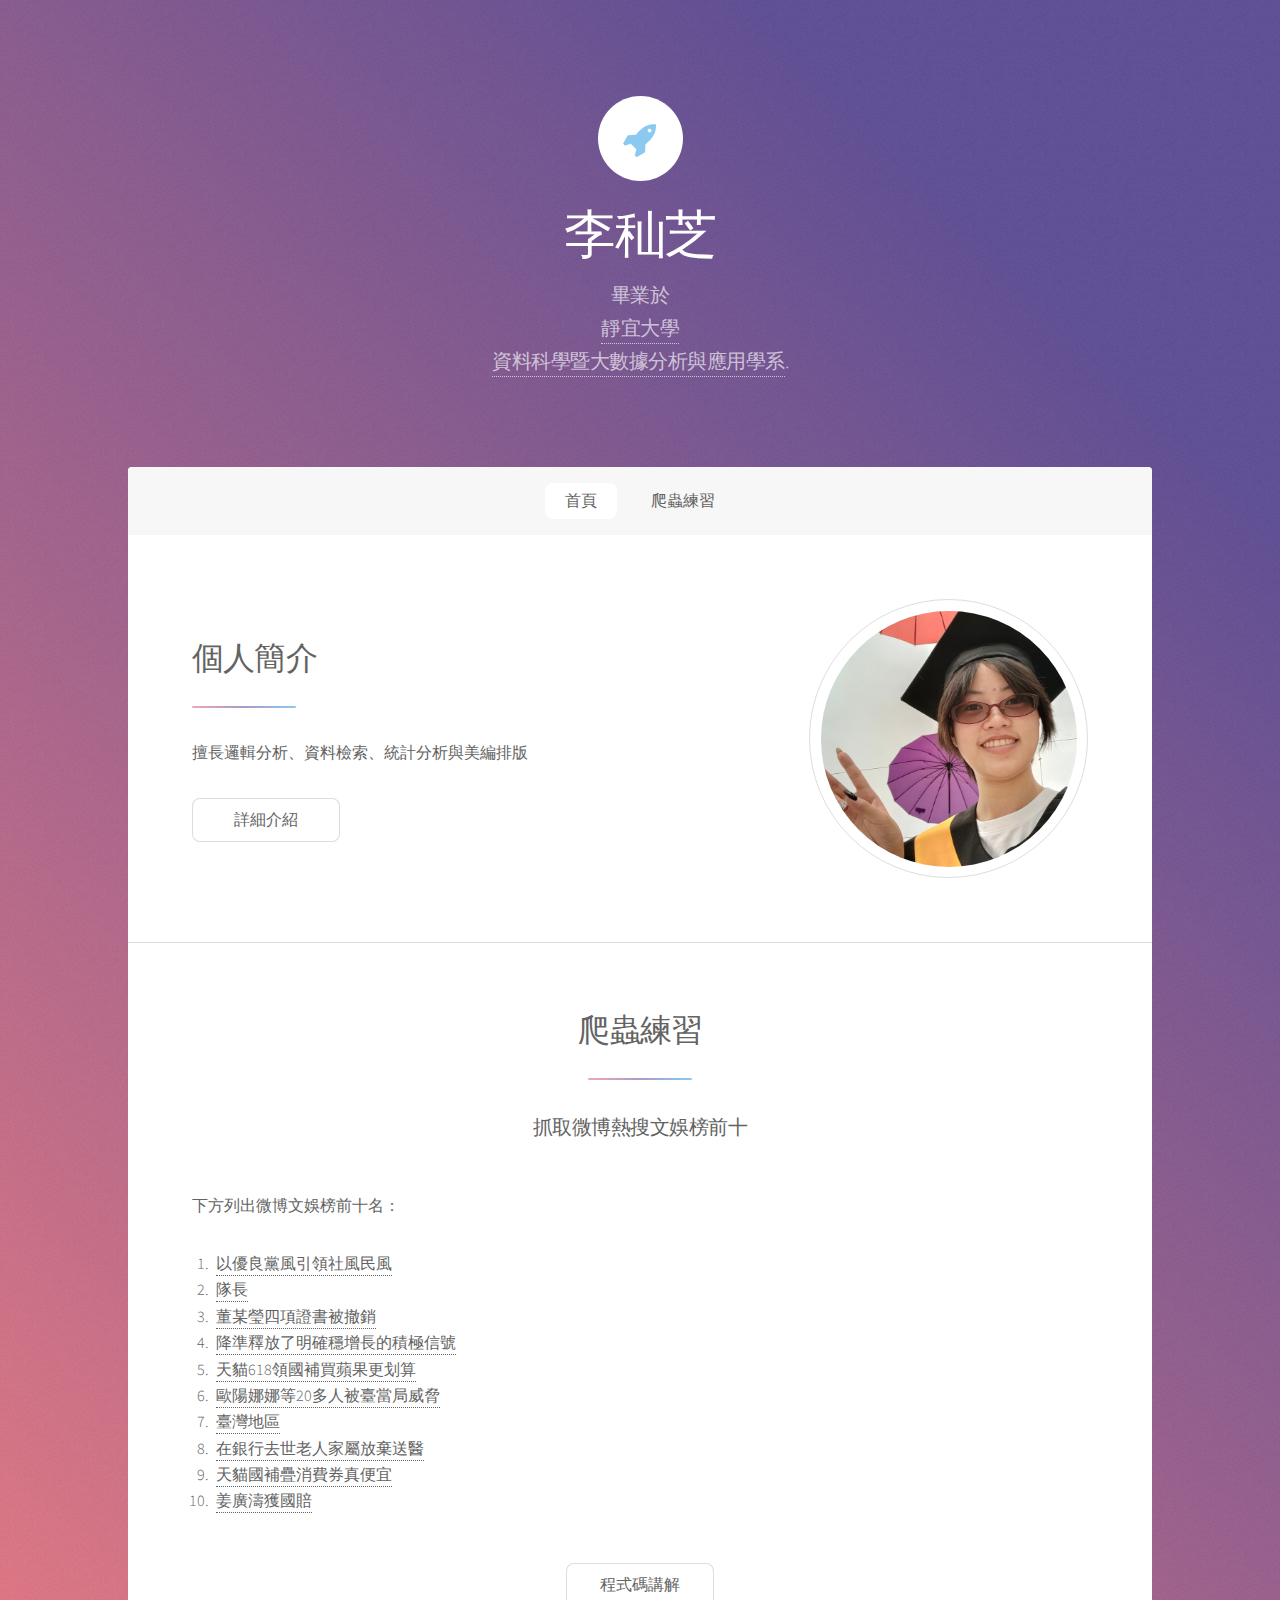
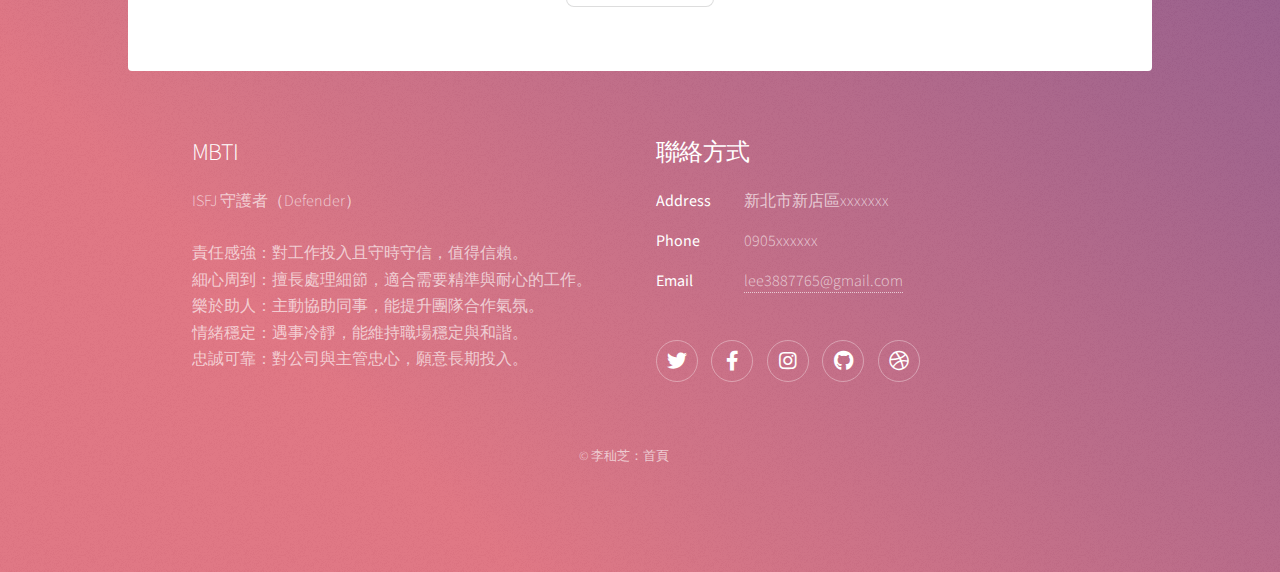
<file: 網頁模板/index.html>
<!DOCTYPE HTML>
<!--
	Stellar by HTML5 UP
	html5up.net | @ajlkn
	Free for personal and commercial use under the CCA 3.0 license (html5up.net/license)
-->
<html>
	<head>
		<title>李秈芝的個人檔案</title>
		<meta charset="utf-8" />
		<meta name="viewport" content="width=device-width, initial-scale=1, user-scalable=no" />
		<link rel="stylesheet" href="assets/css/main.css" />
		<noscript><link rel="stylesheet" href="assets/css/noscript.css" /></noscript>
	</head>
	<body class="is-preload">

		<!-- Wrapper -->
			<div id="wrapper">

				<!-- Header -->
					<header id="header" class="alt">
						<span class="logo"><img src="images/logo.svg" alt="" /></span>
						<h1>李秈芝</h1>
						<p>畢業於<br>
						<a href="https://www.pu.edu.tw/">靜宜大學</a><br /> <a href="https://ds.pu.edu.tw/">資料科學暨大數據分析與應用學系</a>.</p>
					</header>

				<!-- Nav -->
					<nav id="nav">
						<ul>
							<li><a href="#intro" class="active">首頁</a></li>
							<li><a href="#second">爬蟲練習</a></li>
						</ul>
					</nav>

				<!-- Main -->
					<div id="main">

						<!-- Introduction -->
							<section id="intro" class="main">
								<div class="spotlight">
									<div class="content">
										<header class="major">
											<h2>個人簡介</h2>
										</header>
										<p>擅長邏輯分析、資料檢索、統計分析與美編排版</p>
										<ul class="actions">
											<li><a href="generic.html" class="button">詳細介紹</a></li>
										</ul>
									</div>
									<span class="image"><img src="images/pic01.jpg" alt="" /></span>
								</div>
							</section>

						
						<!-- Second Section -->
<section id="second" class="main special">
    <header class="major">
        <h2>爬蟲練習</h2>
        <p>抓取微博熱搜文娛榜前十</p>
    </header>
    <p class="content">下方列出微博文娛榜前十名：</p>
    <div class="content" id="weibo-hotsearch-list"><ol style="text-align:left; padding-left:20px;">
  <li><a href="https://s.weibo.com/weibo?q=%23%E4%BB%A5%E4%BC%98%E8%89%AF%E5%85%9A%E9%A3%8E%E5%BC%95%E9%A2%86%E7%A4%BE%E9%A3%8E%E6%B0%91%E9%A3%8E%23&Refer=new_time" target="_blank">以優良黨風引領社風民風</a></li>
  <li><a href="https://s.weibo.com/weibo?q=%E9%98%9F%E9%95%BF&t=31&band_rank=1&Refer=top" target="_blank">隊長</a></li>
  <li><a href="https://s.weibo.com/weibo?q=%23%E8%91%A3%E6%9F%90%E8%8E%B9%E5%9B%9B%E9%A1%B9%E8%AF%81%E4%B9%A6%E8%A2%AB%E6%92%A4%E9%94%80%23&t=31&band_rank=2&Refer=top" target="_blank">董某瑩四項證書被撤銷</a></li>
  <li><a href="https://s.weibo.com/weibo?q=%23%E9%99%8D%E5%87%86%E9%87%8A%E6%94%BE%E4%BA%86%E6%98%8E%E7%A1%AE%E7%A8%B3%E5%A2%9E%E9%95%BF%E7%9A%84%E7%A7%AF%E6%9E%81%E4%BF%A1%E5%8F%B7%23&t=31&band_rank=3&Refer=top" target="_blank">降準釋放了明確穩增長的積極信號</a></li>
  <li><a href="https://s.weibo.comjavascript:void(0);" target="_blank">天貓618領國補買蘋果更划算</a></li>
  <li><a href="https://s.weibo.com/weibo?q=%23%E6%AC%A7%E9%98%B3%E5%A8%9C%E5%A8%9C%E7%AD%8920%E5%A4%9A%E4%BA%BA%E8%A2%AB%E5%8F%B0%E5%BD%93%E5%B1%80%E5%A8%81%E8%83%81%23&t=31&band_rank=4&Refer=top" target="_blank">歐陽娜娜等20多人被臺當局威脅</a></li>
  <li><a href="https://s.weibo.com/weibo?q=%E5%8F%B0%E6%B9%BE%E5%9C%B0%E5%8C%BA&t=31&band_rank=5&Refer=top" target="_blank">臺灣地區</a></li>
  <li><a href="https://s.weibo.com/weibo?q=%23%E5%9C%A8%E9%93%B6%E8%A1%8C%E5%8E%BB%E4%B8%96%E8%80%81%E4%BA%BA%E5%AE%B6%E5%B1%9E%E6%94%BE%E5%BC%83%E9%80%81%E5%8C%BB%23&t=31&band_rank=6&Refer=top" target="_blank">在銀行去世老人家屬放棄送醫</a></li>
  <li><a href="https://s.weibo.comjavascript:void(0);" target="_blank">天貓國補疊消費券真便宜</a></li>
  <li><a href="https://s.weibo.com/weibo?q=%23%E5%A7%9C%E5%B9%BF%E6%B6%9B%E8%8E%B7%E5%9B%BD%E8%B5%94%23&t=31&band_rank=7&Refer=top" target="_blank">姜廣濤獲國賠</a></li>
</ol></div>
<footer class="major">
									<ul class="actions special">
										<li><a href="elements.html" class="button">程式碼講解</a></li>
									</ul>
								</footer>
</section>






						
					</div>

				<!-- Footer -->
					<footer id="footer">
						<section>
							<h2>MBTI</h2>
							<p>ISFJ 守護者（Defender）<br><br>責任感強：對工作投入且守時守信，值得信賴。<br>

細心周到：擅長處理細節，適合需要精準與耐心的工作。<br>

樂於助人：主動協助同事，能提升團隊合作氣氛。<br>

情緒穩定：遇事冷靜，能維持職場穩定與和諧。<br>

忠誠可靠：對公司與主管忠心，願意長期投入。</p>
						</section>
						<section>
							<h2>聯絡方式</h2>
							<dl class="alt">
								<dt>Address</dt>
								<dd>新北市新店區xxxxxxx</dd>
								<dt>Phone</dt>
								<dd>0905xxxxxx</dd>
								<dt>Email</dt>
								<dd><a href="#">lee3887765@gmail.com</a></dd>
							</dl>
							<ul class="icons">
								<li><a href="#" class="icon brands fa-twitter alt"><span class="label">Twitter</span></a></li>
								<li><a href="#" class="icon brands fa-facebook-f alt"><span class="label">Facebook</span></a></li>
								<li><a href="#" class="icon brands fa-instagram alt"><span class="label">Instagram</span></a></li>
								<li><a href="#" class="icon brands fa-github alt"><span class="label">GitHub</span></a></li>
								<li><a href="#" class="icon brands fa-dribbble alt"><span class="label">Dribbble</span></a></li>
							</ul>
						</section>
						<p class="copyright">&copy; 李秈芝：首頁					</footer>

			</div>

		<!-- Scripts -->
			<script src="assets/js/jquery.min.js"></script>
			<script src="assets/js/jquery.scrollex.min.js"></script>
			<script src="assets/js/jquery.scrolly.min.js"></script>
			<script src="assets/js/browser.min.js"></script>
			<script src="assets/js/breakpoints.min.js"></script>
			<script src="assets/js/util.js"></script>
			<script src="assets/js/main.js"></script>

	</body>
</html>
</file>
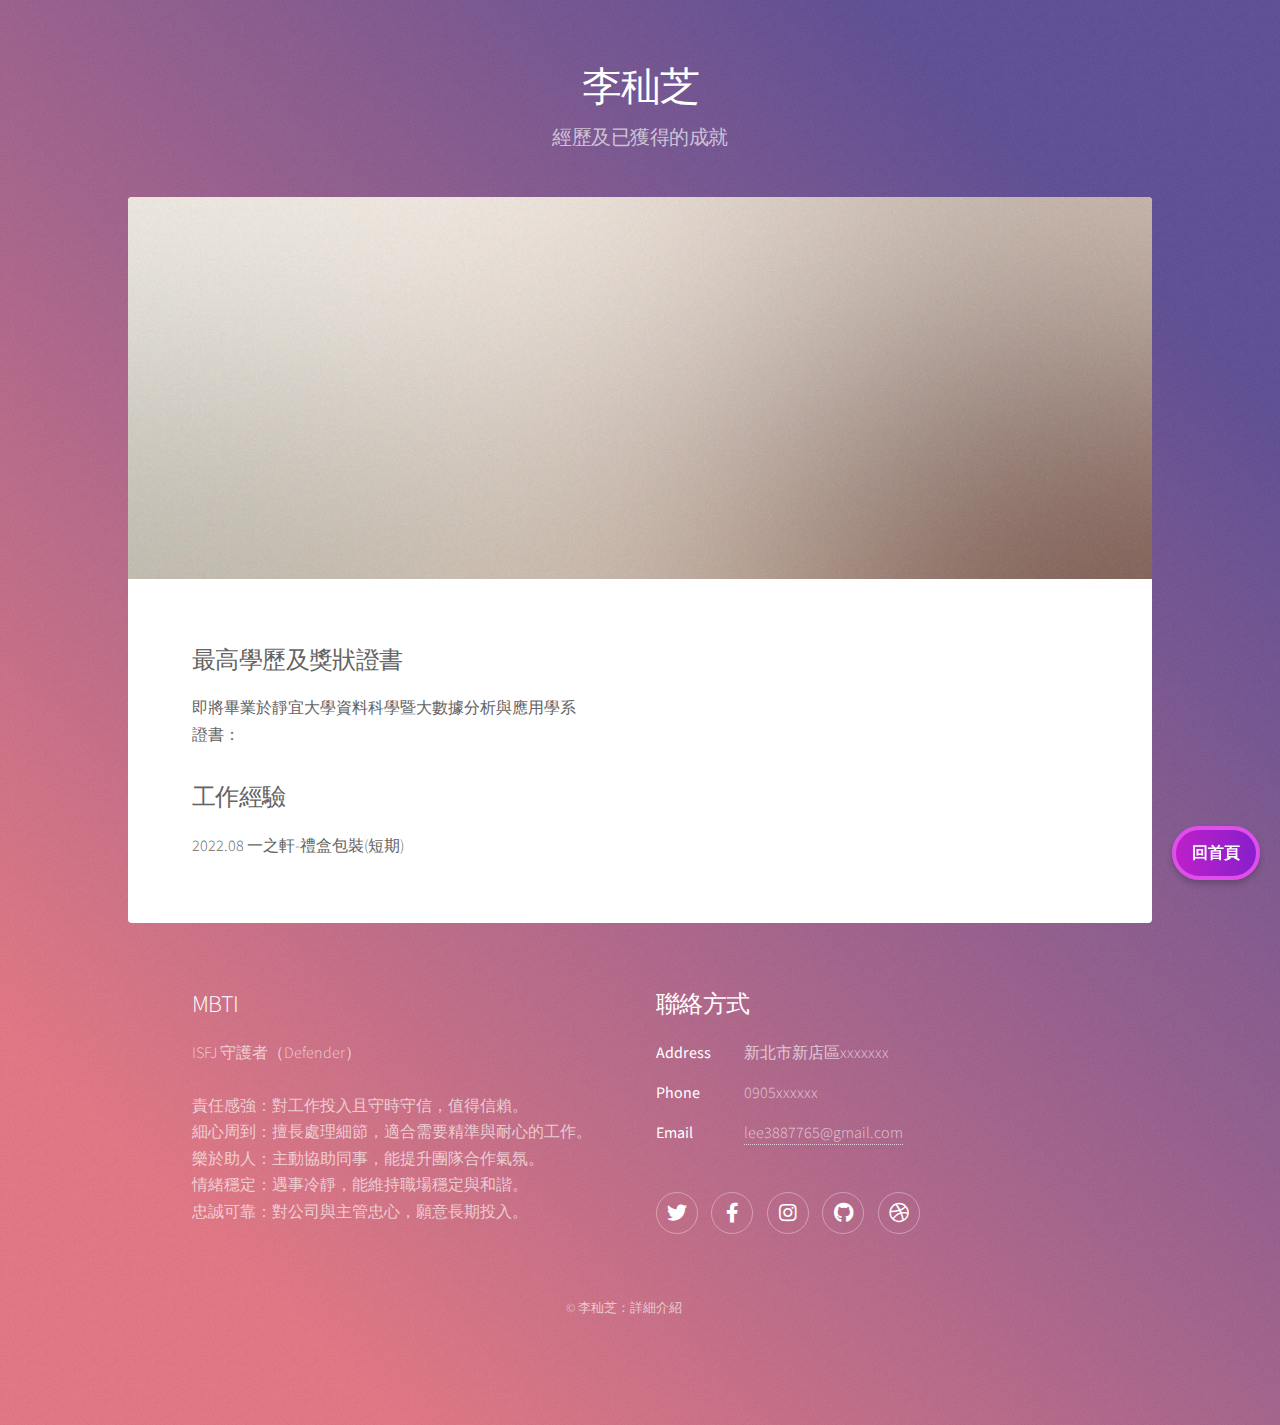
<file: generic.html>
<!DOCTYPE HTML>
<!--
	Stellar by HTML5 UP
	html5up.net | @ajlkn
	Free for personal and commercial use under the CCA 3.0 license (html5up.net/license)
-->
<html>
	<head>
		<title>李秈芝的詳細介紹</title>
		<meta charset="utf-8" />
		<meta name="viewport" content="width=device-width, initial-scale=1, user-scalable=no" />
		<link rel="stylesheet" href="assets/css/main.css" />
		<noscript><link rel="stylesheet" href="assets/css/noscript.css" /></noscript>
	</head>
	<body class="is-preload">

		<!-- Wrapper -->
			<div id="wrapper">

				<!-- Header -->
					<header id="header">
						<h1>李秈芝</h1>
						<p>經歷及已獲得的成就</p>
					</header>

				<!-- Main -->
					<div id="main">

						<!-- Content -->
							<section id="content" class="main">
								<span class="image main"><img src="images/pic04.jpg" alt="" /></span>
								<h2>最高學歷及獎狀證書</h2>
								<p>即將畢業於靜宜大學資料科學暨大數據分析與應用學系<br>證書：</p>
								<p></p>
								<h2>工作經驗</h2>
								<p>2022.08 一之軒-禮盒包裝(短期)</p>
							</section>

					</div>

				<!-- Footer -->
					<footer id="footer">
						<section>
							<h2>MBTI</h2>
							<p>ISFJ 守護者（Defender）<br><br>責任感強：對工作投入且守時守信，值得信賴。<br>

細心周到：擅長處理細節，適合需要精準與耐心的工作。<br>

樂於助人：主動協助同事，能提升團隊合作氣氛。<br>

情緒穩定：遇事冷靜，能維持職場穩定與和諧。<br>

忠誠可靠：對公司與主管忠心，願意長期投入。</p>
						</section>
						<section>
							<h2>聯絡方式</h2>
							<dl class="alt">
								<dt>Address</dt>
								<dd>新北市新店區xxxxxxx</dd>
								<dt>Phone</dt>
								<dd>0905xxxxxx</dd>
								<dt>Email</dt>
								<dd><a href="#">lee3887765@gmail.com</a></dd>
							</dl>
							<ul class="icons">
								<li><a href="#" class="icon brands fa-twitter alt"><span class="label">Twitter</span></a></li>
								<li><a href="#" class="icon brands fa-facebook-f alt"><span class="label">Facebook</span></a></li>
								<li><a href="#" class="icon brands fa-instagram alt"><span class="label">Instagram</span></a></li>
								<li><a href="#" class="icon brands fa-github alt"><span class="label">GitHub</span></a></li>
								<li><a href="#" class="icon brands fa-dribbble alt"><span class="label">Dribbble</span></a></li>
							</ul>
						</section>
						<p class="copyright">&copy; 李秈芝：詳細介紹					</footer>

			</div>

		<!-- Scripts -->
			<script src="assets/js/jquery.min.js"></script>
			<script src="assets/js/jquery.scrollex.min.js"></script>
			<script src="assets/js/jquery.scrolly.min.js"></script>
			<script src="assets/js/browser.min.js"></script>
			<script src="assets/js/breakpoints.min.js"></script>
			<script src="assets/js/util.js"></script>
			<script src="assets/js/main.js"></script>

		<a href="index.html" class="back-to-home">回首頁</a>


	</body>
</html>
</file>
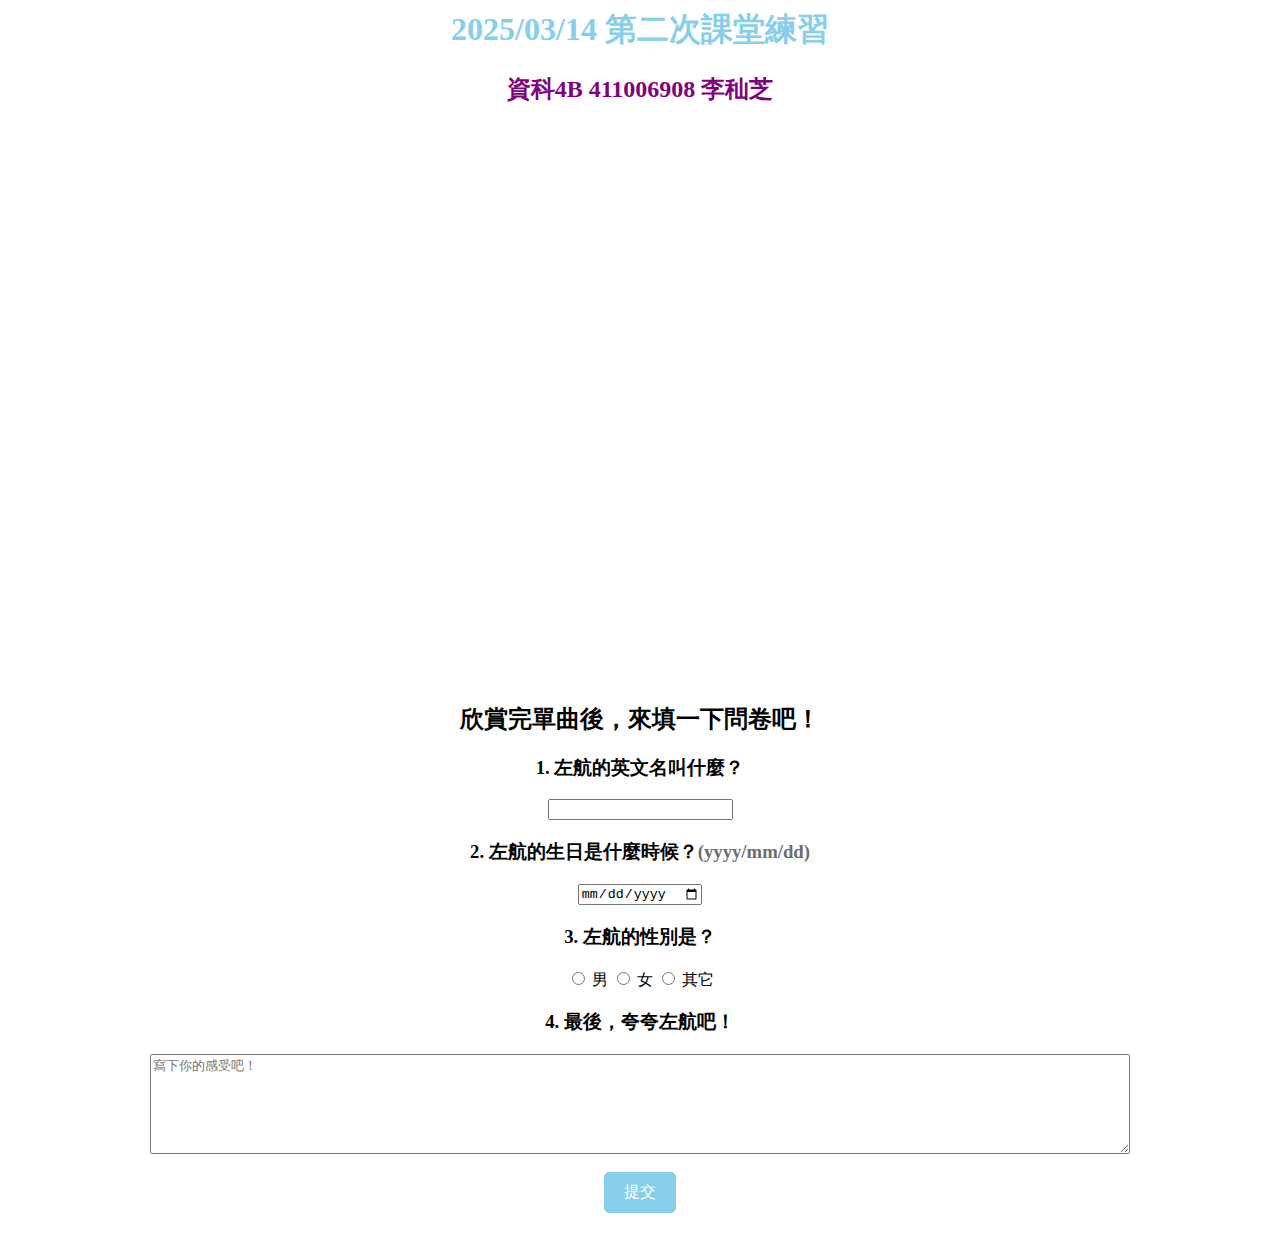
<file: 網路爬蟲2 高級版課堂練習.html>
<html>
<head>
    <title> 411006908 </title>
</head>
<body>
    <div style="text-align: center">
        <h1 style="color: skyblue">2025/03/14 第二次課堂練習</h1>
        <h2 style="color: purple">資科4B 411006908 李秈芝</h2>
        <br>
        <div style="color: white; 
                    background: url('https://static.popdaily.com.tw/u/202005/162b8f1c-0b87-4154-b913-8e81c5cc3beb.jpg'); 
                    background-size: cover; 
                    background-position: center; 
                    padding: 20px;">
            <div style="padding: 10px; display: inline-block;">
                <p>跟大家介紹一下我最近在追的偶像--左航~~</p>
                <h3>這是一手很清爽的原創單曲~<br>我已經循環撥放好多天了！</h3>
            </div>
            <br>
        </div>
        <br>
        <iframe width="560" height="315" src="https://www.youtube.com/embed/UhZTWiZjXJM?si=HuD9uMcVkTiH-XdK" 
                title="YouTube video player" frameborder="0" 
                allow="accelerometer; autoplay; clipboard-write; encrypted-media; gyroscope; picture-in-picture; web-share" 
                referrerpolicy="strict-origin-when-cross-origin" allowfullscreen>
        </iframe>
        <br>
    </div>

    <div style="text-align: center; 
                background: url('https://png.pngtree.com/thumb_back/fw800/background/20231102/pngtree-vibrant-abstract-paint-texture-colorful-mix-on-a-purple-background-wallpaper-image_13776952.png'); 
                background-size: cover; 
                background-position: center; 
                padding: 20px;">
        <form>
            <h2>欣賞完單曲後，來填一下問卷吧！</h2>

            <h3>1. 左航的英文名叫什麼？</h3>
            <input type='text' style="display: block; margin: auto;">

            <h3>2. 左航的生日是什麼時候？<span style="color:#6d6b6e">(yyyy/mm/dd)</span></h3>
            <input type="date" style="display: block; margin: auto;">

            <h3>3. 左航的性別是？</h3>
            <input type="radio" name="gender" value="男"> 男
            <input type="radio" name="gender" value="女"> 女
            <input type="radio" name="gender" value="其它"> 其它

            <h3>4. 最後，夸夸左航吧！</h3>
            <textarea placeholder="寫下你的感受吧！" style="display: block; margin: auto; width: 80%; height: 100px;"></textarea>

            <br>
            <input type="submit" value="提交" 
                   style="background-color: skyblue; color: white; border: none; 
                          padding: 10px 20px; font-size: 16px; cursor: pointer; border-radius: 5px;">
        </form>
    </div>
</body>
</html>
</file>
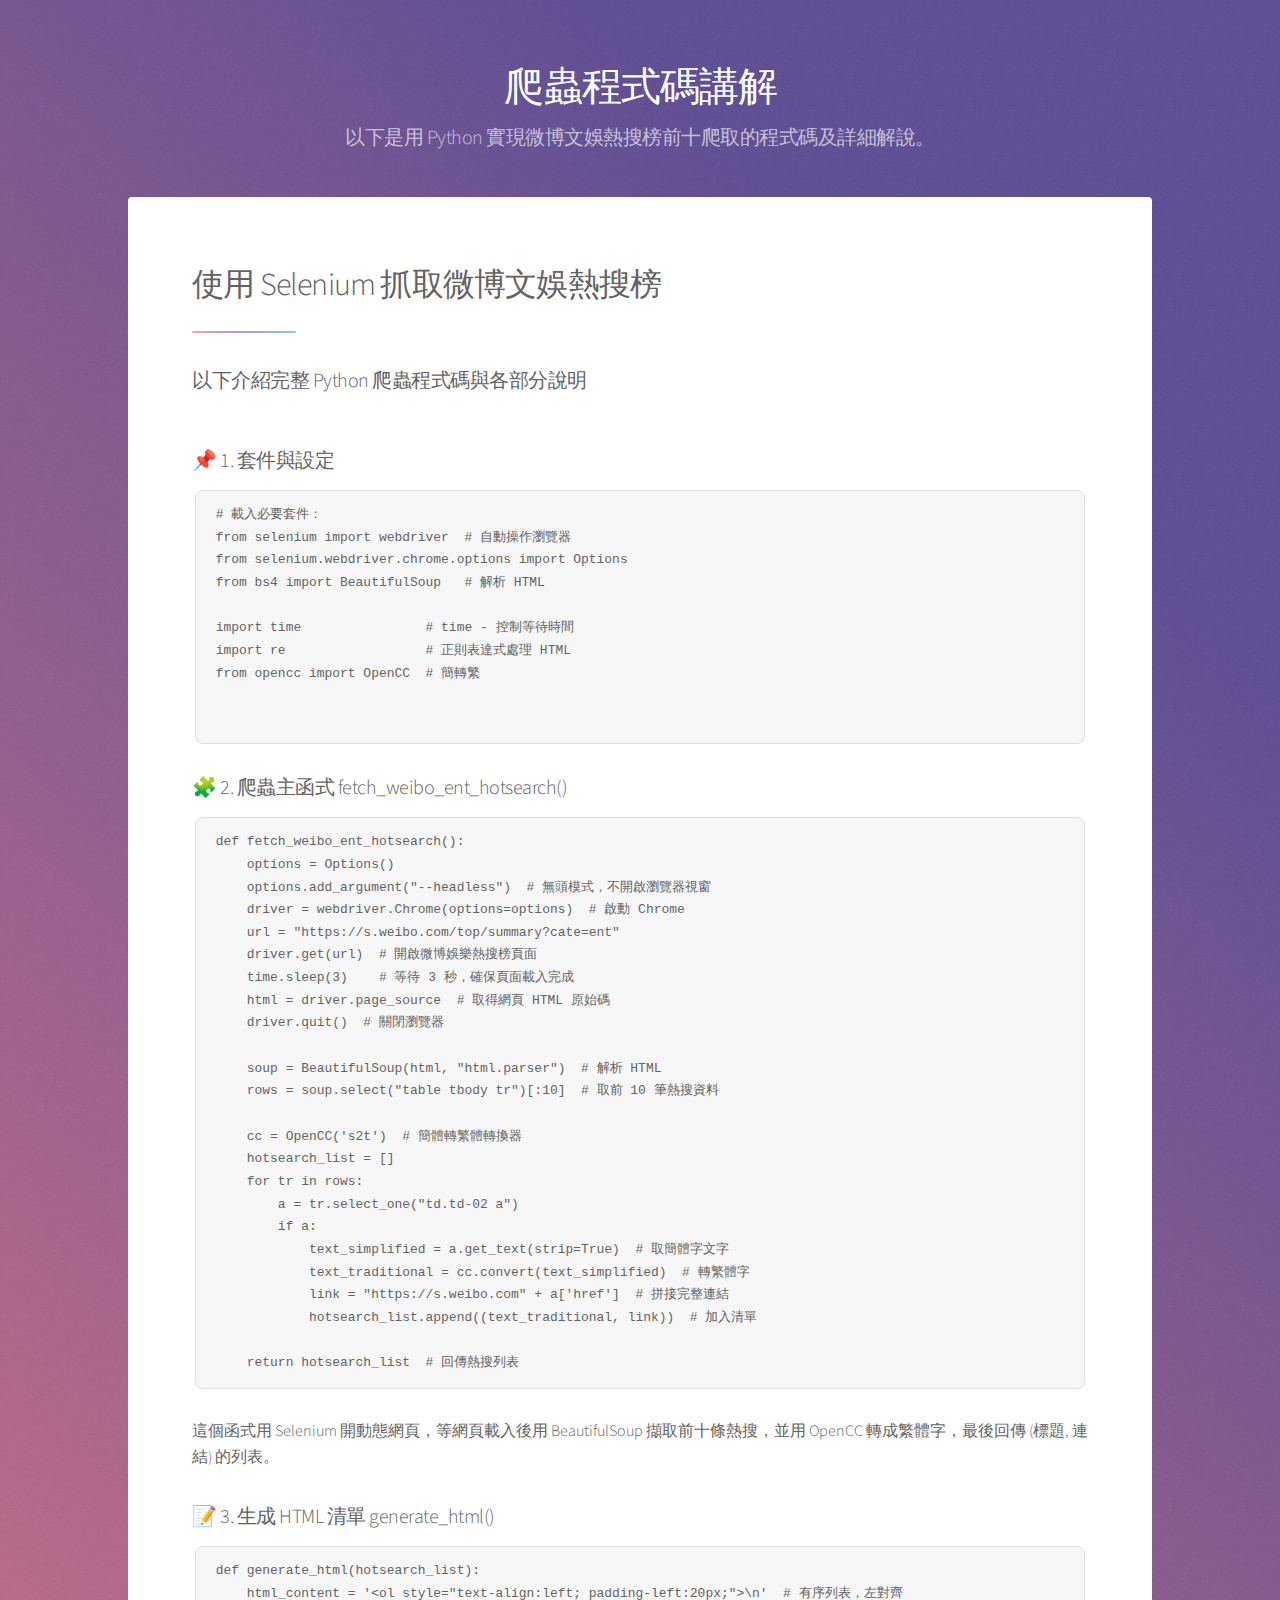
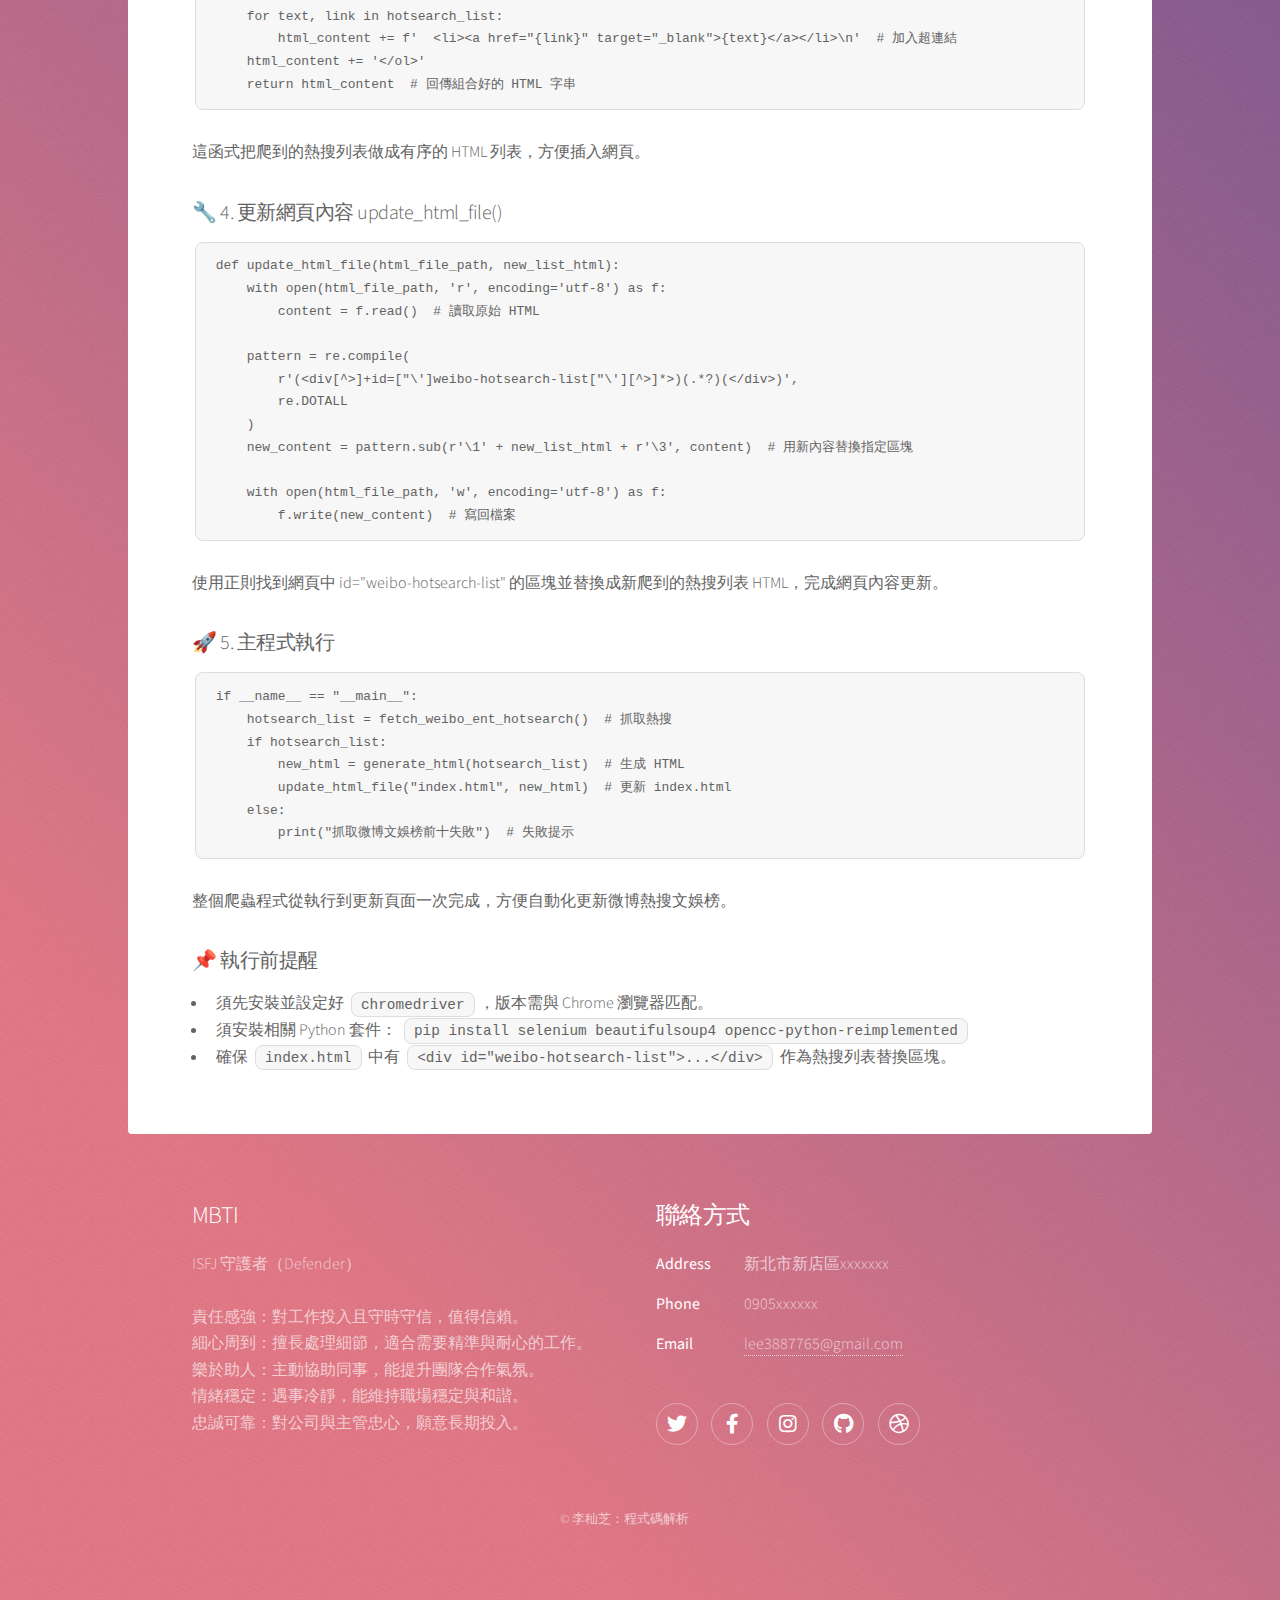
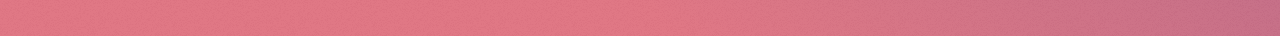
<file: 網頁模板/elements.html>
<!DOCTYPE HTML>
<!--
	Stellar by HTML5 UP
	html5up.net | @ajlkn
	Free for personal and commercial use under the CCA 3.0 license (html5up.net/license)
-->
<html>
	<head>
		<title>爬蟲程式碼講解</title>
		<meta charset="utf-8" />
		<meta name="viewport" content="width=device-width, initial-scale=1, user-scalable=no" />
		<link rel="stylesheet" href="assets/css/main.css" />
		<noscript><link rel="stylesheet" href="assets/css/noscript.css" /></noscript>
	</head>
	<body class="is-preload">

		<!-- Wrapper -->
<div id="wrapper">

  <!-- Header -->
  <header id="header">
    <h1>爬蟲程式碼講解</h1>
    <p>以下是用 Python 實現微博文娛熱搜榜前十爬取的程式碼及詳細解說。</p>
  </header>

  <!-- Main -->
<div id="main">
  <!-- Content -->
  <section id="content" class="main">
    <header class="major">
      <h2>使用 Selenium 抓取微博文娛熱搜榜</h2>
      <p>以下介紹完整 Python 爬蟲程式碼與各部分說明</p>
    </header>

    <h3>📌 1. 套件與設定</h3>
    <pre><code class="language-python"># 載入必要套件：
from selenium import webdriver  # 自動操作瀏覽器
from selenium.webdriver.chrome.options import Options
from bs4 import BeautifulSoup   # 解析 HTML

import time                # time - 控制等待時間
import re                  # 正則表達式處理 HTML
from opencc import OpenCC  # 簡轉繁


</code></pre>

    <h3>🧩 2. 爬蟲主函式 fetch_weibo_ent_hotsearch()</h3>
    <pre><code class="language-python">def fetch_weibo_ent_hotsearch():
    options = Options()
    options.add_argument("--headless")  # 無頭模式，不開啟瀏覽器視窗
    driver = webdriver.Chrome(options=options)  # 啟動 Chrome
    url = "https://s.weibo.com/top/summary?cate=ent"
    driver.get(url)  # 開啟微博娛樂熱搜榜頁面
    time.sleep(3)    # 等待 3 秒，確保頁面載入完成
    html = driver.page_source  # 取得網頁 HTML 原始碼
    driver.quit()  # 關閉瀏覽器

    soup = BeautifulSoup(html, "html.parser")  # 解析 HTML
    rows = soup.select("table tbody tr")[:10]  # 取前 10 筆熱搜資料

    cc = OpenCC('s2t')  # 簡體轉繁體轉換器
    hotsearch_list = []
    for tr in rows:
        a = tr.select_one("td.td-02 a")
        if a:
            text_simplified = a.get_text(strip=True)  # 取簡體字文字
            text_traditional = cc.convert(text_simplified)  # 轉繁體字
            link = "https://s.weibo.com" + a['href']  # 拼接完整連結
            hotsearch_list.append((text_traditional, link))  # 加入清單

    return hotsearch_list  # 回傳熱搜列表
</code></pre>
    <p>這個函式用 Selenium 開動態網頁，等網頁載入後用 BeautifulSoup 擷取前十條熱搜，並用 OpenCC 轉成繁體字，最後回傳 (標題, 連結) 的列表。</p>

    <h3>📝 3. 生成 HTML 清單 generate_html()</h3>
    <pre><code class="language-python">def generate_html(hotsearch_list):
    html_content = '&lt;ol style="text-align:left; padding-left:20px;"&gt;\n'  # 有序列表，左對齊
    for text, link in hotsearch_list:
        html_content += f'  &lt;li&gt;&lt;a href="{link}" target="_blank"&gt;{text}&lt;/a&gt;&lt;/li&gt;\n'  # 加入超連結
    html_content += '&lt;/ol&gt;'
    return html_content  # 回傳組合好的 HTML 字串
</code></pre>
    <p>這函式把爬到的熱搜列表做成有序的 HTML 列表，方便插入網頁。</p>

    <h3>🔧 4. 更新網頁內容 update_html_file()</h3>
    <pre><code class="language-python">def update_html_file(html_file_path, new_list_html):
    with open(html_file_path, 'r', encoding='utf-8') as f:
        content = f.read()  # 讀取原始 HTML

    pattern = re.compile(
        r'(&lt;div[^&gt;]+id=["\']weibo-hotsearch-list["\'][^&gt;]*&gt;)(.*?)(&lt;/div&gt;)',
        re.DOTALL
    )
    new_content = pattern.sub(r'\1' + new_list_html + r'\3', content)  # 用新內容替換指定區塊

    with open(html_file_path, 'w', encoding='utf-8') as f:
        f.write(new_content)  # 寫回檔案
</code></pre>
    <p>使用正則找到網頁中 id="weibo-hotsearch-list" 的區塊並替換成新爬到的熱搜列表 HTML，完成網頁內容更新。</p>

    <h3>🚀 5. 主程式執行</h3>
    <pre><code class="language-python">if __name__ == "__main__":
    hotsearch_list = fetch_weibo_ent_hotsearch()  # 抓取熱搜
    if hotsearch_list:
        new_html = generate_html(hotsearch_list)  # 生成 HTML
        update_html_file("index.html", new_html)  # 更新 index.html
    else:
        print("抓取微博文娛榜前十失敗")  # 失敗提示
</code></pre>
    <p>整個爬蟲程式從執行到更新頁面一次完成，方便自動化更新微博熱搜文娛榜。</p>

    <h3>📌 執行前提醒</h3>
    <ul>
      <li>須先安裝並設定好 <code>chromedriver</code>，版本需與 Chrome 瀏覽器匹配。</li>
      <li>須安裝相關 Python 套件：
        <code>pip install selenium beautifulsoup4 opencc-python-reimplemented</code>
      </li>
      <li>確保 <code>index.html</code> 中有 
        <code>&lt;div id="weibo-hotsearch-list"&gt;...&lt;/div&gt;</code> 作為熱搜列表替換區塊。
      </li>
    </ul>

  </section>
</div>




																		

				<!-- Footer -->
					<footer id="footer">
						<section>
							<h2>MBTI</h2>
							<p>ISFJ 守護者（Defender）<br><br>責任感強：對工作投入且守時守信，值得信賴。<br>

細心周到：擅長處理細節，適合需要精準與耐心的工作。<br>

樂於助人：主動協助同事，能提升團隊合作氣氛。<br>

情緒穩定：遇事冷靜，能維持職場穩定與和諧。<br>

忠誠可靠：對公司與主管忠心，願意長期投入。</p>
						</section>
						<section>
							<h2>聯絡方式</h2>
							<dl class="alt">
								<dt>Address</dt>
								<dd>新北市新店區xxxxxxx</dd>
								<dt>Phone</dt>
								<dd>0905xxxxxx</dd>
								<dt>Email</dt>
								<dd><a href="#">lee3887765@gmail.com</a></dd>
							</dl>
							<ul class="icons">
								<li><a href="#" class="icon brands fa-twitter alt"><span class="label">Twitter</span></a></li>
								<li><a href="#" class="icon brands fa-facebook-f alt"><span class="label">Facebook</span></a></li>
								<li><a href="#" class="icon brands fa-instagram alt"><span class="label">Instagram</span></a></li>
								<li><a href="#" class="icon brands fa-github alt"><span class="label">GitHub</span></a></li>
								<li><a href="#" class="icon brands fa-dribbble alt"><span class="label">Dribbble</span></a></li>
							</ul>
						</section>
						<p class="copyright">&copy; 李秈芝：程式碼解析					</footer>

			</div>

		<!-- Scripts -->
			<script src="assets/js/jquery.min.js"></script>
			<script src="assets/js/jquery.scrollex.min.js"></script>
			<script src="assets/js/jquery.scrolly.min.js"></script>
			<script src="assets/js/browser.min.js"></script>
			<script src="assets/js/breakpoints.min.js"></script>
			<script src="assets/js/util.js"></script>
			<script src="assets/js/main.js"></script>

	</body>
</html>
</file>
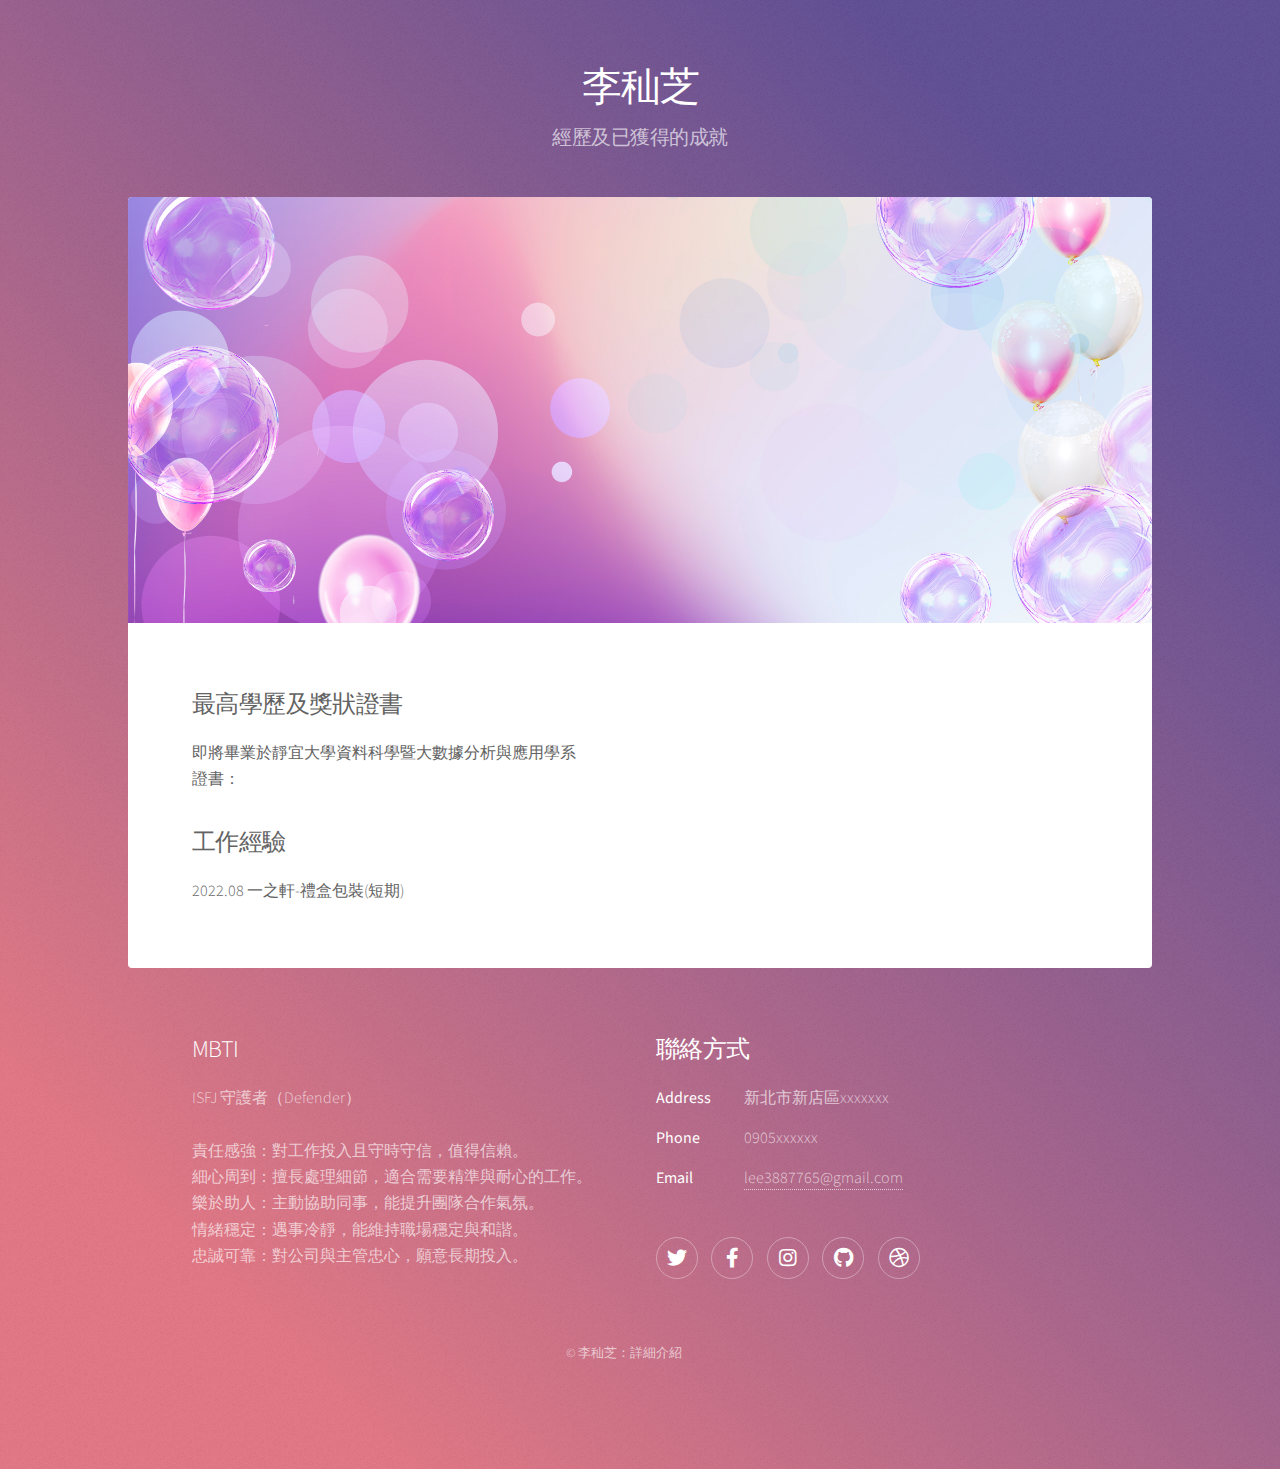
<file: 網頁模板/generic.html>
<!DOCTYPE HTML>
<!--
	Stellar by HTML5 UP
	html5up.net | @ajlkn
	Free for personal and commercial use under the CCA 3.0 license (html5up.net/license)
-->
<html>
	<head>
		<title>李秈芝的詳細介紹</title>
		<meta charset="utf-8" />
		<meta name="viewport" content="width=device-width, initial-scale=1, user-scalable=no" />
		<link rel="stylesheet" href="assets/css/main.css" />
		<noscript><link rel="stylesheet" href="assets/css/noscript.css" /></noscript>
	</head>
	<body class="is-preload">

		<!-- Wrapper -->
			<div id="wrapper">

				<!-- Header -->
					<header id="header">
						<h1>李秈芝</h1>
						<p>經歷及已獲得的成就</p>
					</header>

				<!-- Main -->
					<div id="main">

						<!-- Content -->
							<section id="content" class="main">
								<span class="image main"><img src="images/pic04.jpg" alt="" /></span>
								<h2>最高學歷及獎狀證書</h2>
								<p>即將畢業於靜宜大學資料科學暨大數據分析與應用學系<br>證書：</p>
								<p></p>
								<h2>工作經驗</h2>
								<p>2022.08 一之軒-禮盒包裝(短期)</p>
							</section>

					</div>

				<!-- Footer -->
					<footer id="footer">
						<section>
							<h2>MBTI</h2>
							<p>ISFJ 守護者（Defender）<br><br>責任感強：對工作投入且守時守信，值得信賴。<br>

細心周到：擅長處理細節，適合需要精準與耐心的工作。<br>

樂於助人：主動協助同事，能提升團隊合作氣氛。<br>

情緒穩定：遇事冷靜，能維持職場穩定與和諧。<br>

忠誠可靠：對公司與主管忠心，願意長期投入。</p>
						</section>
						<section>
							<h2>聯絡方式</h2>
							<dl class="alt">
								<dt>Address</dt>
								<dd>新北市新店區xxxxxxx</dd>
								<dt>Phone</dt>
								<dd>0905xxxxxx</dd>
								<dt>Email</dt>
								<dd><a href="#">lee3887765@gmail.com</a></dd>
							</dl>
							<ul class="icons">
								<li><a href="#" class="icon brands fa-twitter alt"><span class="label">Twitter</span></a></li>
								<li><a href="#" class="icon brands fa-facebook-f alt"><span class="label">Facebook</span></a></li>
								<li><a href="#" class="icon brands fa-instagram alt"><span class="label">Instagram</span></a></li>
								<li><a href="#" class="icon brands fa-github alt"><span class="label">GitHub</span></a></li>
								<li><a href="#" class="icon brands fa-dribbble alt"><span class="label">Dribbble</span></a></li>
							</ul>
						</section>
						<p class="copyright">&copy; 李秈芝：詳細介紹					</footer>

			</div>

		<!-- Scripts -->
			<script src="assets/js/jquery.min.js"></script>
			<script src="assets/js/jquery.scrollex.min.js"></script>
			<script src="assets/js/jquery.scrolly.min.js"></script>
			<script src="assets/js/browser.min.js"></script>
			<script src="assets/js/breakpoints.min.js"></script>
			<script src="assets/js/util.js"></script>
			<script src="assets/js/main.js"></script>

	</body>
</html>
</file>
<file: 網頁模板/assets/css/noscript.css>
/*
	Stellar by HTML5 UP
	html5up.net | @ajlkn
	Free for personal and commercial use under the CCA 3.0 license (html5up.net/license)
*/

/* Header */

	body.is-preload #header.alt > * {
		opacity: 1;
	}

	body.is-preload #header.alt .logo {
		-moz-transform: none;
		-webkit-transform: none;
		-ms-transform: none;
		transform: none;
	}
</file>
<file: assets/css/noscript.css>
/*
	Stellar by HTML5 UP
	html5up.net | @ajlkn
	Free for personal and commercial use under the CCA 3.0 license (html5up.net/license)
*/

/* Header */

	body.is-preload #header.alt > * {
		opacity: 1;
	}

	body.is-preload #header.alt .logo {
		-moz-transform: none;
		-webkit-transform: none;
		-ms-transform: none;
		transform: none;
	}
</file>
<file: 網頁模板/assets/css/main.css>
@import url(fontawesome-all.min.css);
@import 'https://fonts.googleapis.com/css?family=Source+Sans+Pro:300,400';

/*
	Stellar by HTML5 UP
	html5up.net | @ajlkn
	Free for personal and commercial use under the CCA 3.0 license (html5up.net/license)
*/

html, body, div, span, applet, object,
iframe, h1, h2, h3, h4, h5, h6, p, blockquote,
pre, a, abbr, acronym, address, big, cite,
code, del, dfn, em, img, ins, kbd, q, s, samp,
small, strike, strong, sub, sup, tt, var, b,
u, i, center, dl, dt, dd, ol, ul, li, fieldset,
form, label, legend, table, caption, tbody,
tfoot, thead, tr, th, td, article, aside,
canvas, details, embed, figure, figcaption,
footer, header, hgroup, menu, nav, output, ruby,
section, summary, time, mark, audio, video {
	margin: 0;
	padding: 0;
	border: 0;
	font-size: 100%;
	font: inherit;
	vertical-align: baseline;}

article, aside, details, figcaption, figure,
footer, header, hgroup, menu, nav, section {
	display: block;}

body {
	line-height: 1;
}

ol, ul {
	list-style: none;
}

blockquote, q {
	quotes: none;
}

	blockquote:before, blockquote:after, q:before, q:after {
		content: '';
		content: none;
	}

table {
	border-collapse: collapse;
	border-spacing: 0;
}

body {
	-webkit-text-size-adjust: none;
}

mark {
	background-color: transparent;
	color: inherit;
}

input::-moz-focus-inner {
	border: 0;
	padding: 0;
}

input, select, textarea {
	-moz-appearance: none;
	-webkit-appearance: none;
	-ms-appearance: none;
	appearance: none;
}

/* Basic */

	@-ms-viewport {
		width: device-width;
	}

	body {
		-ms-overflow-style: scrollbar;
	}

	@media screen and (max-width: 480px) {

		html, body {
			min-width: 320px;
		}

	}

	html {
		box-sizing: border-box;
	}

	*, *:before, *:after {
		box-sizing: inherit;
	}

	body {
		background-color: #935d8c;
		background-image: url("images/overlay.png"), -moz-linear-gradient(45deg, #e37682 15%, #5f4d93 85%);
		background-image: url("images/overlay.png"), -webkit-linear-gradient(45deg, #e37682 15%, #5f4d93 85%);
		background-image: url("images/overlay.png"), -ms-linear-gradient(45deg, #e37682 15%, #5f4d93 85%);
		background-image: url("images/overlay.png"), linear-gradient(45deg, #e37682 15%, #5f4d93 85%);
	}

		body.is-preload *, body.is-preload *:before, body.is-preload *:after {
			-moz-animation: none !important;
			-webkit-animation: none !important;
			-ms-animation: none !important;
			animation: none !important;
			-moz-transition: none !important;
			-webkit-transition: none !important;
			-ms-transition: none !important;
			transition: none !important;
		}

/* Type */

	body {
		background-color: #935d8c;
		color: rgba(255, 255, 255, 0.65);
	}

	body, input, select, textarea {
		font-family: "Source Sans Pro", Helvetica, sans-serif;
		font-size: 17pt;
		font-weight: 300;
		line-height: 1.65;
	}

		@media screen and (max-width: 1680px) {

			body, input, select, textarea {
				font-size: 14pt;
			}

		}

		@media screen and (max-width: 1280px) {

			body, input, select, textarea {
				font-size: 12pt;
			}

		}

		@media screen and (max-width: 360px) {

			body, input, select, textarea {
				font-size: 11pt;
			}

		}

	a {
		-moz-transition: color 0.2s ease, border-bottom 0.2s ease;
		-webkit-transition: color 0.2s ease, border-bottom 0.2s ease;
		-ms-transition: color 0.2s ease, border-bottom 0.2s ease;
		transition: color 0.2s ease, border-bottom 0.2s ease;
		text-decoration: none;
		border-bottom: dotted 1px;
		color: inherit;
	}

		a:hover {
			border-bottom-color: transparent;
		}

	strong, b {
		font-weight: 400;
	}

	em, i {
		font-style: italic;
	}

	p {
		margin: 0 0 2em 0;
	}

		p.content {
			-moz-columns: 20em 2;
			-webkit-columns: 20em 2;
			-ms-columns: 20em 2;
			columns: 20em 2;
			-moz-column-gap: 2em;
			-webkit-column-gap: 2em;
			-ms-column-gap: 2em;
			column-gap: 2em;
			text-align: justify;
		}

	h1, h2, h3, h4, h5, h6 {
		font-weight: 300;
		line-height: 1.5;
		margin: 0 0 0.7em 0;
		letter-spacing: -0.025em;
	}

		h1 a, h2 a, h3 a, h4 a, h5 a, h6 a {
			color: inherit;
			text-decoration: none;
		}

	h1 {
		font-size: 2.5em;
		line-height: 1.2;
	}

	h2 {
		font-size: 1.5em;
	}

	h3 {
		font-size: 1.25em;
	}

	h4 {
		font-size: 1.1em;
	}

	h5 {
		font-size: 0.9em;
	}

	h6 {
		font-size: 0.7em;
	}

	@media screen and (max-width: 736px) {

		h1 {
			font-size: 2em;
		}

	}

	sub {
		font-size: 0.8em;
		position: relative;
		top: 0.5em;
	}

	sup {
		font-size: 0.8em;
		position: relative;
		top: -0.5em;
	}

	blockquote {
		border-left: solid 4px;
		font-style: italic;
		margin: 0 0 2em 0;
		padding: 0.5em 0 0.5em 2em;
	}

	code {
		border-radius: 8px;
		border: solid 1px;
		font-family: "Courier New", monospace;
		font-size: 0.9em;
		margin: 0 0.25em;
		padding: 0.25em 0.65em;
	}

	pre {
		-webkit-overflow-scrolling: touch;
		font-family: "Courier New", monospace;
		font-size: 0.9em;
		margin: 0 0 2em 0;
	}

		pre code {
			display: block;
			line-height: 1.75;
			padding: 1em 1.5em;
			overflow-x: auto;
		}

	hr {
		border: 0;
		border-bottom: solid 1px;
		margin: 2em 0;
	}

		hr.major {
			margin: 3em 0;
		}

	.align-left {
		text-align: left;
	}

	.align-center {
		text-align: center;
	}

	.align-right {
		text-align: right;
	}

	input, select, textarea {
		color: #ffffff;
	}

	a:hover {
		color: #ffffff;
	}

	strong, b {
		color: #ffffff;
	}

	h1, h2, h3, h4, h5, h6 {
		color: #ffffff;
	}

	blockquote {
		border-left-color: rgba(255, 255, 255, 0.35);
	}

	code {
		background: rgba(255, 255, 255, 0.075);
		border-color: rgba(255, 255, 255, 0.35);
	}

	hr {
		border-bottom-color: rgba(255, 255, 255, 0.35);
	}

/* Row */

	.row {
		display: flex;
		flex-wrap: wrap;
		box-sizing: border-box;
		align-items: stretch;
	}

		.row > * {
			box-sizing: border-box;
		}

		.row.gtr-uniform > * > :last-child {
			margin-bottom: 0;
		}

		.row.aln-left {
			justify-content: flex-start;
		}

		.row.aln-center {
			justify-content: center;
		}

		.row.aln-right {
			justify-content: flex-end;
		}

		.row.aln-top {
			align-items: flex-start;
		}

		.row.aln-middle {
			align-items: center;
		}

		.row.aln-bottom {
			align-items: flex-end;
		}

		.row > .imp {
			order: -1;
		}

		.row > .col-1 {
			width: 8.33333%;
		}

		.row > .off-1 {
			margin-left: 8.33333%;
		}

		.row > .col-2 {
			width: 16.66667%;
		}

		.row > .off-2 {
			margin-left: 16.66667%;
		}

		.row > .col-3 {
			width: 25%;
		}

		.row > .off-3 {
			margin-left: 25%;
		}

		.row > .col-4 {
			width: 33.33333%;
		}

		.row > .off-4 {
			margin-left: 33.33333%;
		}

		.row > .col-5 {
			width: 41.66667%;
		}

		.row > .off-5 {
			margin-left: 41.66667%;
		}

		.row > .col-6 {
			width: 50%;
		}

		.row > .off-6 {
			margin-left: 50%;
		}

		.row > .col-7 {
			width: 58.33333%;
		}

		.row > .off-7 {
			margin-left: 58.33333%;
		}

		.row > .col-8 {
			width: 66.66667%;
		}

		.row > .off-8 {
			margin-left: 66.66667%;
		}

		.row > .col-9 {
			width: 75%;
		}

		.row > .off-9 {
			margin-left: 75%;
		}

		.row > .col-10 {
			width: 83.33333%;
		}

		.row > .off-10 {
			margin-left: 83.33333%;
		}

		.row > .col-11 {
			width: 91.66667%;
		}

		.row > .off-11 {
			margin-left: 91.66667%;
		}

		.row > .col-12 {
			width: 100%;
		}

		.row > .off-12 {
			margin-left: 100%;
		}

		.row.gtr-0 {
			margin-top: 0;
			margin-left: 0em;
		}

			.row.gtr-0 > * {
				padding: 0 0 0 0em;
			}

			.row.gtr-0.gtr-uniform {
				margin-top: 0em;
			}

				.row.gtr-0.gtr-uniform > * {
					padding-top: 0em;
				}

		.row.gtr-25 {
			margin-top: 0;
			margin-left: -0.375em;
		}

			.row.gtr-25 > * {
				padding: 0 0 0 0.375em;
			}

			.row.gtr-25.gtr-uniform {
				margin-top: -0.375em;
			}

				.row.gtr-25.gtr-uniform > * {
					padding-top: 0.375em;
				}

		.row.gtr-50 {
			margin-top: 0;
			margin-left: -0.75em;
		}

			.row.gtr-50 > * {
				padding: 0 0 0 0.75em;
			}

			.row.gtr-50.gtr-uniform {
				margin-top: -0.75em;
			}

				.row.gtr-50.gtr-uniform > * {
					padding-top: 0.75em;
				}

		.row {
			margin-top: 0;
			margin-left: -1.5em;
		}

			.row > * {
				padding: 0 0 0 1.5em;
			}

			.row.gtr-uniform {
				margin-top: -1.5em;
			}

				.row.gtr-uniform > * {
					padding-top: 1.5em;
				}

		.row.gtr-150 {
			margin-top: 0;
			margin-left: -2.25em;
		}

			.row.gtr-150 > * {
				padding: 0 0 0 2.25em;
			}

			.row.gtr-150.gtr-uniform {
				margin-top: -2.25em;
			}

				.row.gtr-150.gtr-uniform > * {
					padding-top: 2.25em;
				}

		.row.gtr-200 {
			margin-top: 0;
			margin-left: -3em;
		}

			.row.gtr-200 > * {
				padding: 0 0 0 3em;
			}

			.row.gtr-200.gtr-uniform {
				margin-top: -3em;
			}

				.row.gtr-200.gtr-uniform > * {
					padding-top: 3em;
				}

		@media screen and (max-width: 1680px) {

			.row {
				display: flex;
				flex-wrap: wrap;
				box-sizing: border-box;
				align-items: stretch;
			}

				.row > * {
					box-sizing: border-box;
				}

				.row.gtr-uniform > * > :last-child {
					margin-bottom: 0;
				}

				.row.aln-left {
					justify-content: flex-start;
				}

				.row.aln-center {
					justify-content: center;
				}

				.row.aln-right {
					justify-content: flex-end;
				}

				.row.aln-top {
					align-items: flex-start;
				}

				.row.aln-middle {
					align-items: center;
				}

				.row.aln-bottom {
					align-items: flex-end;
				}

				.row > .imp-xlarge {
					order: -1;
				}

				.row > .col-1-xlarge {
					width: 8.33333%;
				}

				.row > .off-1-xlarge {
					margin-left: 8.33333%;
				}

				.row > .col-2-xlarge {
					width: 16.66667%;
				}

				.row > .off-2-xlarge {
					margin-left: 16.66667%;
				}

				.row > .col-3-xlarge {
					width: 25%;
				}

				.row > .off-3-xlarge {
					margin-left: 25%;
				}

				.row > .col-4-xlarge {
					width: 33.33333%;
				}

				.row > .off-4-xlarge {
					margin-left: 33.33333%;
				}

				.row > .col-5-xlarge {
					width: 41.66667%;
				}

				.row > .off-5-xlarge {
					margin-left: 41.66667%;
				}

				.row > .col-6-xlarge {
					width: 50%;
				}

				.row > .off-6-xlarge {
					margin-left: 50%;
				}

				.row > .col-7-xlarge {
					width: 58.33333%;
				}

				.row > .off-7-xlarge {
					margin-left: 58.33333%;
				}

				.row > .col-8-xlarge {
					width: 66.66667%;
				}

				.row > .off-8-xlarge {
					margin-left: 66.66667%;
				}

				.row > .col-9-xlarge {
					width: 75%;
				}

				.row > .off-9-xlarge {
					margin-left: 75%;
				}

				.row > .col-10-xlarge {
					width: 83.33333%;
				}

				.row > .off-10-xlarge {
					margin-left: 83.33333%;
				}

				.row > .col-11-xlarge {
					width: 91.66667%;
				}

				.row > .off-11-xlarge {
					margin-left: 91.66667%;
				}

				.row > .col-12-xlarge {
					width: 100%;
				}

				.row > .off-12-xlarge {
					margin-left: 100%;
				}

				.row.gtr-0 {
					margin-top: 0;
					margin-left: 0em;
				}

					.row.gtr-0 > * {
						padding: 0 0 0 0em;
					}

					.row.gtr-0.gtr-uniform {
						margin-top: 0em;
					}

						.row.gtr-0.gtr-uniform > * {
							padding-top: 0em;
						}

				.row.gtr-25 {
					margin-top: 0;
					margin-left: -0.375em;
				}

					.row.gtr-25 > * {
						padding: 0 0 0 0.375em;
					}

					.row.gtr-25.gtr-uniform {
						margin-top: -0.375em;
					}

						.row.gtr-25.gtr-uniform > * {
							padding-top: 0.375em;
						}

				.row.gtr-50 {
					margin-top: 0;
					margin-left: -0.75em;
				}

					.row.gtr-50 > * {
						padding: 0 0 0 0.75em;
					}

					.row.gtr-50.gtr-uniform {
						margin-top: -0.75em;
					}

						.row.gtr-50.gtr-uniform > * {
							padding-top: 0.75em;
						}

				.row {
					margin-top: 0;
					margin-left: -1.5em;
				}

					.row > * {
						padding: 0 0 0 1.5em;
					}

					.row.gtr-uniform {
						margin-top: -1.5em;
					}

						.row.gtr-uniform > * {
							padding-top: 1.5em;
						}

				.row.gtr-150 {
					margin-top: 0;
					margin-left: -2.25em;
				}

					.row.gtr-150 > * {
						padding: 0 0 0 2.25em;
					}

					.row.gtr-150.gtr-uniform {
						margin-top: -2.25em;
					}

						.row.gtr-150.gtr-uniform > * {
							padding-top: 2.25em;
						}

				.row.gtr-200 {
					margin-top: 0;
					margin-left: -3em;
				}

					.row.gtr-200 > * {
						padding: 0 0 0 3em;
					}

					.row.gtr-200.gtr-uniform {
						margin-top: -3em;
					}

						.row.gtr-200.gtr-uniform > * {
							padding-top: 3em;
						}

		}

		@media screen and (max-width: 1280px) {

			.row {
				display: flex;
				flex-wrap: wrap;
				box-sizing: border-box;
				align-items: stretch;
			}

				.row > * {
					box-sizing: border-box;
				}

				.row.gtr-uniform > * > :last-child {
					margin-bottom: 0;
				}

				.row.aln-left {
					justify-content: flex-start;
				}

				.row.aln-center {
					justify-content: center;
				}

				.row.aln-right {
					justify-content: flex-end;
				}

				.row.aln-top {
					align-items: flex-start;
				}

				.row.aln-middle {
					align-items: center;
				}

				.row.aln-bottom {
					align-items: flex-end;
				}

				.row > .imp-large {
					order: -1;
				}

				.row > .col-1-large {
					width: 8.33333%;
				}

				.row > .off-1-large {
					margin-left: 8.33333%;
				}

				.row > .col-2-large {
					width: 16.66667%;
				}

				.row > .off-2-large {
					margin-left: 16.66667%;
				}

				.row > .col-3-large {
					width: 25%;
				}

				.row > .off-3-large {
					margin-left: 25%;
				}

				.row > .col-4-large {
					width: 33.33333%;
				}

				.row > .off-4-large {
					margin-left: 33.33333%;
				}

				.row > .col-5-large {
					width: 41.66667%;
				}

				.row > .off-5-large {
					margin-left: 41.66667%;
				}

				.row > .col-6-large {
					width: 50%;
				}

				.row > .off-6-large {
					margin-left: 50%;
				}

				.row > .col-7-large {
					width: 58.33333%;
				}

				.row > .off-7-large {
					margin-left: 58.33333%;
				}

				.row > .col-8-large {
					width: 66.66667%;
				}

				.row > .off-8-large {
					margin-left: 66.66667%;
				}

				.row > .col-9-large {
					width: 75%;
				}

				.row > .off-9-large {
					margin-left: 75%;
				}

				.row > .col-10-large {
					width: 83.33333%;
				}

				.row > .off-10-large {
					margin-left: 83.33333%;
				}

				.row > .col-11-large {
					width: 91.66667%;
				}

				.row > .off-11-large {
					margin-left: 91.66667%;
				}

				.row > .col-12-large {
					width: 100%;
				}

				.row > .off-12-large {
					margin-left: 100%;
				}

				.row.gtr-0 {
					margin-top: 0;
					margin-left: 0em;
				}

					.row.gtr-0 > * {
						padding: 0 0 0 0em;
					}

					.row.gtr-0.gtr-uniform {
						margin-top: 0em;
					}

						.row.gtr-0.gtr-uniform > * {
							padding-top: 0em;
						}

				.row.gtr-25 {
					margin-top: 0;
					margin-left: -0.375em;
				}

					.row.gtr-25 > * {
						padding: 0 0 0 0.375em;
					}

					.row.gtr-25.gtr-uniform {
						margin-top: -0.375em;
					}

						.row.gtr-25.gtr-uniform > * {
							padding-top: 0.375em;
						}

				.row.gtr-50 {
					margin-top: 0;
					margin-left: -0.75em;
				}

					.row.gtr-50 > * {
						padding: 0 0 0 0.75em;
					}

					.row.gtr-50.gtr-uniform {
						margin-top: -0.75em;
					}

						.row.gtr-50.gtr-uniform > * {
							padding-top: 0.75em;
						}

				.row {
					margin-top: 0;
					margin-left: -1.5em;
				}

					.row > * {
						padding: 0 0 0 1.5em;
					}

					.row.gtr-uniform {
						margin-top: -1.5em;
					}

						.row.gtr-uniform > * {
							padding-top: 1.5em;
						}

				.row.gtr-150 {
					margin-top: 0;
					margin-left: -2.25em;
				}

					.row.gtr-150 > * {
						padding: 0 0 0 2.25em;
					}

					.row.gtr-150.gtr-uniform {
						margin-top: -2.25em;
					}

						.row.gtr-150.gtr-uniform > * {
							padding-top: 2.25em;
						}

				.row.gtr-200 {
					margin-top: 0;
					margin-left: -3em;
				}

					.row.gtr-200 > * {
						padding: 0 0 0 3em;
					}

					.row.gtr-200.gtr-uniform {
						margin-top: -3em;
					}

						.row.gtr-200.gtr-uniform > * {
							padding-top: 3em;
						}

		}

		@media screen and (max-width: 980px) {

			.row {
				display: flex;
				flex-wrap: wrap;
				box-sizing: border-box;
				align-items: stretch;
			}

				.row > * {
					box-sizing: border-box;
				}

				.row.gtr-uniform > * > :last-child {
					margin-bottom: 0;
				}

				.row.aln-left {
					justify-content: flex-start;
				}

				.row.aln-center {
					justify-content: center;
				}

				.row.aln-right {
					justify-content: flex-end;
				}

				.row.aln-top {
					align-items: flex-start;
				}

				.row.aln-middle {
					align-items: center;
				}

				.row.aln-bottom {
					align-items: flex-end;
				}

				.row > .imp-medium {
					order: -1;
				}

				.row > .col-1-medium {
					width: 8.33333%;
				}

				.row > .off-1-medium {
					margin-left: 8.33333%;
				}

				.row > .col-2-medium {
					width: 16.66667%;
				}

				.row > .off-2-medium {
					margin-left: 16.66667%;
				}

				.row > .col-3-medium {
					width: 25%;
				}

				.row > .off-3-medium {
					margin-left: 25%;
				}

				.row > .col-4-medium {
					width: 33.33333%;
				}

				.row > .off-4-medium {
					margin-left: 33.33333%;
				}

				.row > .col-5-medium {
					width: 41.66667%;
				}

				.row > .off-5-medium {
					margin-left: 41.66667%;
				}

				.row > .col-6-medium {
					width: 50%;
				}

				.row > .off-6-medium {
					margin-left: 50%;
				}

				.row > .col-7-medium {
					width: 58.33333%;
				}

				.row > .off-7-medium {
					margin-left: 58.33333%;
				}

				.row > .col-8-medium {
					width: 66.66667%;
				}

				.row > .off-8-medium {
					margin-left: 66.66667%;
				}

				.row > .col-9-medium {
					width: 75%;
				}

				.row > .off-9-medium {
					margin-left: 75%;
				}

				.row > .col-10-medium {
					width: 83.33333%;
				}

				.row > .off-10-medium {
					margin-left: 83.33333%;
				}

				.row > .col-11-medium {
					width: 91.66667%;
				}

				.row > .off-11-medium {
					margin-left: 91.66667%;
				}

				.row > .col-12-medium {
					width: 100%;
				}

				.row > .off-12-medium {
					margin-left: 100%;
				}

				.row.gtr-0 {
					margin-top: 0;
					margin-left: 0em;
				}

					.row.gtr-0 > * {
						padding: 0 0 0 0em;
					}

					.row.gtr-0.gtr-uniform {
						margin-top: 0em;
					}

						.row.gtr-0.gtr-uniform > * {
							padding-top: 0em;
						}

				.row.gtr-25 {
					margin-top: 0;
					margin-left: -0.375em;
				}

					.row.gtr-25 > * {
						padding: 0 0 0 0.375em;
					}

					.row.gtr-25.gtr-uniform {
						margin-top: -0.375em;
					}

						.row.gtr-25.gtr-uniform > * {
							padding-top: 0.375em;
						}

				.row.gtr-50 {
					margin-top: 0;
					margin-left: -0.75em;
				}

					.row.gtr-50 > * {
						padding: 0 0 0 0.75em;
					}

					.row.gtr-50.gtr-uniform {
						margin-top: -0.75em;
					}

						.row.gtr-50.gtr-uniform > * {
							padding-top: 0.75em;
						}

				.row {
					margin-top: 0;
					margin-left: -1.5em;
				}

					.row > * {
						padding: 0 0 0 1.5em;
					}

					.row.gtr-uniform {
						margin-top: -1.5em;
					}

						.row.gtr-uniform > * {
							padding-top: 1.5em;
						}

				.row.gtr-150 {
					margin-top: 0;
					margin-left: -2.25em;
				}

					.row.gtr-150 > * {
						padding: 0 0 0 2.25em;
					}

					.row.gtr-150.gtr-uniform {
						margin-top: -2.25em;
					}

						.row.gtr-150.gtr-uniform > * {
							padding-top: 2.25em;
						}

				.row.gtr-200 {
					margin-top: 0;
					margin-left: -3em;
				}

					.row.gtr-200 > * {
						padding: 0 0 0 3em;
					}

					.row.gtr-200.gtr-uniform {
						margin-top: -3em;
					}

						.row.gtr-200.gtr-uniform > * {
							padding-top: 3em;
						}

		}

		@media screen and (max-width: 736px) {

			.row {
				display: flex;
				flex-wrap: wrap;
				box-sizing: border-box;
				align-items: stretch;
			}

				.row > * {
					box-sizing: border-box;
				}

				.row.gtr-uniform > * > :last-child {
					margin-bottom: 0;
				}

				.row.aln-left {
					justify-content: flex-start;
				}

				.row.aln-center {
					justify-content: center;
				}

				.row.aln-right {
					justify-content: flex-end;
				}

				.row.aln-top {
					align-items: flex-start;
				}

				.row.aln-middle {
					align-items: center;
				}

				.row.aln-bottom {
					align-items: flex-end;
				}

				.row > .imp-small {
					order: -1;
				}

				.row > .col-1-small {
					width: 8.33333%;
				}

				.row > .off-1-small {
					margin-left: 8.33333%;
				}

				.row > .col-2-small {
					width: 16.66667%;
				}

				.row > .off-2-small {
					margin-left: 16.66667%;
				}

				.row > .col-3-small {
					width: 25%;
				}

				.row > .off-3-small {
					margin-left: 25%;
				}

				.row > .col-4-small {
					width: 33.33333%;
				}

				.row > .off-4-small {
					margin-left: 33.33333%;
				}

				.row > .col-5-small {
					width: 41.66667%;
				}

				.row > .off-5-small {
					margin-left: 41.66667%;
				}

				.row > .col-6-small {
					width: 50%;
				}

				.row > .off-6-small {
					margin-left: 50%;
				}

				.row > .col-7-small {
					width: 58.33333%;
				}

				.row > .off-7-small {
					margin-left: 58.33333%;
				}

				.row > .col-8-small {
					width: 66.66667%;
				}

				.row > .off-8-small {
					margin-left: 66.66667%;
				}

				.row > .col-9-small {
					width: 75%;
				}

				.row > .off-9-small {
					margin-left: 75%;
				}

				.row > .col-10-small {
					width: 83.33333%;
				}

				.row > .off-10-small {
					margin-left: 83.33333%;
				}

				.row > .col-11-small {
					width: 91.66667%;
				}

				.row > .off-11-small {
					margin-left: 91.66667%;
				}

				.row > .col-12-small {
					width: 100%;
				}

				.row > .off-12-small {
					margin-left: 100%;
				}

				.row.gtr-0 {
					margin-top: 0;
					margin-left: 0em;
				}

					.row.gtr-0 > * {
						padding: 0 0 0 0em;
					}

					.row.gtr-0.gtr-uniform {
						margin-top: 0em;
					}

						.row.gtr-0.gtr-uniform > * {
							padding-top: 0em;
						}

				.row.gtr-25 {
					margin-top: 0;
					margin-left: -0.25em;
				}

					.row.gtr-25 > * {
						padding: 0 0 0 0.25em;
					}

					.row.gtr-25.gtr-uniform {
						margin-top: -0.25em;
					}

						.row.gtr-25.gtr-uniform > * {
							padding-top: 0.25em;
						}

				.row.gtr-50 {
					margin-top: 0;
					margin-left: -0.5em;
				}

					.row.gtr-50 > * {
						padding: 0 0 0 0.5em;
					}

					.row.gtr-50.gtr-uniform {
						margin-top: -0.5em;
					}

						.row.gtr-50.gtr-uniform > * {
							padding-top: 0.5em;
						}

				.row {
					margin-top: 0;
					margin-left: -1em;
				}

					.row > * {
						padding: 0 0 0 1em;
					}

					.row.gtr-uniform {
						margin-top: -1em;
					}

						.row.gtr-uniform > * {
							padding-top: 1em;
						}

				.row.gtr-150 {
					margin-top: 0;
					margin-left: -1.5em;
				}

					.row.gtr-150 > * {
						padding: 0 0 0 1.5em;
					}

					.row.gtr-150.gtr-uniform {
						margin-top: -1.5em;
					}

						.row.gtr-150.gtr-uniform > * {
							padding-top: 1.5em;
						}

				.row.gtr-200 {
					margin-top: 0;
					margin-left: -2em;
				}

					.row.gtr-200 > * {
						padding: 0 0 0 2em;
					}

					.row.gtr-200.gtr-uniform {
						margin-top: -2em;
					}

						.row.gtr-200.gtr-uniform > * {
							padding-top: 2em;
						}

		}

		@media screen and (max-width: 480px) {

			.row {
				display: flex;
				flex-wrap: wrap;
				box-sizing: border-box;
				align-items: stretch;
			}

				.row > * {
					box-sizing: border-box;
				}

				.row.gtr-uniform > * > :last-child {
					margin-bottom: 0;
				}

				.row.aln-left {
					justify-content: flex-start;
				}

				.row.aln-center {
					justify-content: center;
				}

				.row.aln-right {
					justify-content: flex-end;
				}

				.row.aln-top {
					align-items: flex-start;
				}

				.row.aln-middle {
					align-items: center;
				}

				.row.aln-bottom {
					align-items: flex-end;
				}

				.row > .imp-xsmall {
					order: -1;
				}

				.row > .col-1-xsmall {
					width: 8.33333%;
				}

				.row > .off-1-xsmall {
					margin-left: 8.33333%;
				}

				.row > .col-2-xsmall {
					width: 16.66667%;
				}

				.row > .off-2-xsmall {
					margin-left: 16.66667%;
				}

				.row > .col-3-xsmall {
					width: 25%;
				}

				.row > .off-3-xsmall {
					margin-left: 25%;
				}

				.row > .col-4-xsmall {
					width: 33.33333%;
				}

				.row > .off-4-xsmall {
					margin-left: 33.33333%;
				}

				.row > .col-5-xsmall {
					width: 41.66667%;
				}

				.row > .off-5-xsmall {
					margin-left: 41.66667%;
				}

				.row > .col-6-xsmall {
					width: 50%;
				}

				.row > .off-6-xsmall {
					margin-left: 50%;
				}

				.row > .col-7-xsmall {
					width: 58.33333%;
				}

				.row > .off-7-xsmall {
					margin-left: 58.33333%;
				}

				.row > .col-8-xsmall {
					width: 66.66667%;
				}

				.row > .off-8-xsmall {
					margin-left: 66.66667%;
				}

				.row > .col-9-xsmall {
					width: 75%;
				}

				.row > .off-9-xsmall {
					margin-left: 75%;
				}

				.row > .col-10-xsmall {
					width: 83.33333%;
				}

				.row > .off-10-xsmall {
					margin-left: 83.33333%;
				}

				.row > .col-11-xsmall {
					width: 91.66667%;
				}

				.row > .off-11-xsmall {
					margin-left: 91.66667%;
				}

				.row > .col-12-xsmall {
					width: 100%;
				}

				.row > .off-12-xsmall {
					margin-left: 100%;
				}

				.row.gtr-0 {
					margin-top: 0;
					margin-left: 0em;
				}

					.row.gtr-0 > * {
						padding: 0 0 0 0em;
					}

					.row.gtr-0.gtr-uniform {
						margin-top: 0em;
					}

						.row.gtr-0.gtr-uniform > * {
							padding-top: 0em;
						}

				.row.gtr-25 {
					margin-top: 0;
					margin-left: -0.3125em;
				}

					.row.gtr-25 > * {
						padding: 0 0 0 0.3125em;
					}

					.row.gtr-25.gtr-uniform {
						margin-top: -0.3125em;
					}

						.row.gtr-25.gtr-uniform > * {
							padding-top: 0.3125em;
						}

				.row.gtr-50 {
					margin-top: 0;
					margin-left: -0.625em;
				}

					.row.gtr-50 > * {
						padding: 0 0 0 0.625em;
					}

					.row.gtr-50.gtr-uniform {
						margin-top: -0.625em;
					}

						.row.gtr-50.gtr-uniform > * {
							padding-top: 0.625em;
						}

				.row {
					margin-top: 0;
					margin-left: -1.25em;
				}

					.row > * {
						padding: 0 0 0 1.25em;
					}

					.row.gtr-uniform {
						margin-top: -1.25em;
					}

						.row.gtr-uniform > * {
							padding-top: 1.25em;
						}

				.row.gtr-150 {
					margin-top: 0;
					margin-left: -1.875em;
				}

					.row.gtr-150 > * {
						padding: 0 0 0 1.875em;
					}

					.row.gtr-150.gtr-uniform {
						margin-top: -1.875em;
					}

						.row.gtr-150.gtr-uniform > * {
							padding-top: 1.875em;
						}

				.row.gtr-200 {
					margin-top: 0;
					margin-left: -2.5em;
				}

					.row.gtr-200 > * {
						padding: 0 0 0 2.5em;
					}

					.row.gtr-200.gtr-uniform {
						margin-top: -2.5em;
					}

						.row.gtr-200.gtr-uniform > * {
							padding-top: 2.5em;
						}

		}

/* Box */

	.box {
		border-radius: 8px;
		border: solid;
		margin-bottom: 2em;
		padding: 1.5em;
	}

		.box > :last-child,
		.box > :last-child > :last-child,
		.box > :last-child > :last-child > :last-child {
			margin-bottom: 0;
		}

		.box.alt {
			border: 0;
			border-radius: 0;
			padding: 0;
		}

	.box {
		border-color: rgba(255, 255, 255, 0.35);
	}

/* Button */

	input[type="submit"],
	input[type="reset"],
	input[type="button"],
	button,
	.button {
		-moz-appearance: none;
		-webkit-appearance: none;
		-ms-appearance: none;
		appearance: none;
		-moz-transition: background-color 0.2s ease-in-out, color 0.2s ease-in-out;
		-webkit-transition: background-color 0.2s ease-in-out, color 0.2s ease-in-out;
		-ms-transition: background-color 0.2s ease-in-out, color 0.2s ease-in-out;
		transition: background-color 0.2s ease-in-out, color 0.2s ease-in-out;
		border-radius: 8px;
		border: 0;
		cursor: pointer;
		display: inline-block;
		font-weight: 300;
		height: 2.75em;
		line-height: 2.75em;
		min-width: 9.25em;
		padding: 0 1.5em;
		text-align: center;
		text-decoration: none;
		white-space: nowrap;
	}

		input[type="submit"].icon,
		input[type="reset"].icon,
		input[type="button"].icon,
		button.icon,
		.button.icon {
			padding-left: 1.35em;
		}

			input[type="submit"].icon:before,
			input[type="reset"].icon:before,
			input[type="button"].icon:before,
			button.icon:before,
			.button.icon:before {
				margin-right: 0.5em;
			}

		input[type="submit"].fit,
		input[type="reset"].fit,
		input[type="button"].fit,
		button.fit,
		.button.fit {
			width: 100%;
		}

		input[type="submit"].small,
		input[type="reset"].small,
		input[type="button"].small,
		button.small,
		.button.small {
			font-size: 0.8em;
		}

		input[type="submit"].large,
		input[type="reset"].large,
		input[type="button"].large,
		button.large,
		.button.large {
			font-size: 1.35em;
		}

		input[type="submit"].disabled, input[type="submit"]:disabled,
		input[type="reset"].disabled,
		input[type="reset"]:disabled,
		input[type="button"].disabled,
		input[type="button"]:disabled,
		button.disabled,
		button:disabled,
		.button.disabled,
		.button:disabled {
			pointer-events: none;
			opacity: 0.25;
		}

		@media screen and (max-width: 736px) {

			input[type="submit"],
			input[type="reset"],
			input[type="button"],
			button,
			.button {
				min-width: 0;
			}

		}

	input[type="submit"],
	input[type="reset"],
	input[type="button"],
	button,
	.button {
		background-color: transparent;
		box-shadow: inset 0 0 0 1px rgba(255, 255, 255, 0.35);
		color: #ffffff !important;
	}

		input[type="submit"]:hover,
		input[type="reset"]:hover,
		input[type="button"]:hover,
		button:hover,
		.button:hover {
			background-color: rgba(255, 255, 255, 0.075);
		}

		input[type="submit"]:active,
		input[type="reset"]:active,
		input[type="button"]:active,
		button:active,
		.button:active {
			background-color: rgba(255, 255, 255, 0.2);
		}

		input[type="submit"].icon:before,
		input[type="reset"].icon:before,
		input[type="button"].icon:before,
		button.icon:before,
		.button.icon:before {
			color: rgba(255, 255, 255, 0.5);
		}

		input[type="submit"].primary,
		input[type="reset"].primary,
		input[type="button"].primary,
		button.primary,
		.button.primary {
			background-color: #8cc9f0;
			color: #ffffff !important;
			box-shadow: none;
		}

			input[type="submit"].primary:hover,
			input[type="reset"].primary:hover,
			input[type="button"].primary:hover,
			button.primary:hover,
			.button.primary:hover {
				background-color: #9acff2;
			}

			input[type="submit"].primary:active,
			input[type="reset"].primary:active,
			input[type="button"].primary:active,
			button.primary:active,
			.button.primary:active {
				background-color: #7ec3ee;
			}

			input[type="submit"].primary.icon:before,
			input[type="reset"].primary.icon:before,
			input[type="button"].primary.icon:before,
			button.primary.icon:before,
			.button.primary.icon:before {
				color: #ffffff !important;
			}

/* Form */

	form {
		margin: 0 0 2em 0;
	}

	label {
		display: block;
		font-size: 0.9em;
		font-weight: 400;
		margin: 0 0 1em 0;
	}

	input[type="text"],
	input[type="password"],
	input[type="email"],
	select,
	textarea {
		-moz-appearance: none;
		-webkit-appearance: none;
		-ms-appearance: none;
		appearance: none;
		border-radius: 8px;
		border: solid 1px;
		color: inherit;
		display: block;
		outline: 0;
		padding: 0 1em;
		text-decoration: none;
		width: 100%;
	}

		input[type="text"]:invalid,
		input[type="password"]:invalid,
		input[type="email"]:invalid,
		select:invalid,
		textarea:invalid {
			box-shadow: none;
		}

	select {
		background-size: 1.25rem;
		background-repeat: no-repeat;
		background-position: calc(100% - 1rem) center;
		height: 2.75em;
		padding-right: 2.75em;
		text-overflow: ellipsis;
	}

		select:focus::-ms-value {
			background-color: transparent;
		}

		select::-ms-expand {
			display: none;
		}

	input[type="text"],
	input[type="password"],
	input[type="email"],
	select {
		height: 2.75em;
	}

	textarea {
		padding: 0.75em 1em;
	}

	input[type="checkbox"],
	input[type="radio"] {
		-moz-appearance: none;
		-webkit-appearance: none;
		-ms-appearance: none;
		appearance: none;
		display: block;
		float: left;
		margin-right: -2em;
		opacity: 0;
		width: 1em;
		z-index: -1;
	}

		input[type="checkbox"] + label,
		input[type="radio"] + label {
			text-decoration: none;
			cursor: pointer;
			display: inline-block;
			font-size: 1em;
			font-weight: 300;
			padding-left: 2.4em;
			padding-right: 0.75em;
			position: relative;
		}

			input[type="checkbox"] + label:before,
			input[type="radio"] + label:before {
				-moz-osx-font-smoothing: grayscale;
				-webkit-font-smoothing: antialiased;
				display: inline-block;
				font-style: normal;
				font-variant: normal;
				text-rendering: auto;
				line-height: 1;
				text-transform: none !important;
				font-family: 'Font Awesome 5 Free';
				font-weight: 900;
			}

			input[type="checkbox"] + label:before,
			input[type="radio"] + label:before {
				border-radius: 8px;
				border: solid 1px;
				content: '';
				display: inline-block;
				font-size: 0.8em;
				height: 2.0625em;
				left: 0;
				line-height: 2.0625em;
				position: absolute;
				text-align: center;
				top: 0;
				width: 2.0625em;
			}

		input[type="checkbox"]:checked + label:before,
		input[type="radio"]:checked + label:before {
			content: '\f00c';
		}

	input[type="checkbox"] + label:before {
		border-radius: 8px;
	}

	input[type="radio"] + label:before {
		border-radius: 100%;
	}

	::-webkit-input-placeholder {
		opacity: 1.0;
	}

	:-moz-placeholder {
		opacity: 1.0;
	}

	::-moz-placeholder {
		opacity: 1.0;
	}

	:-ms-input-placeholder {
		opacity: 1.0;
	}

	label {
		color: #ffffff;
	}

	input[type="text"],
	input[type="password"],
	input[type="email"],
	select,
	textarea {
		background-color: rgba(255, 255, 255, 0.075);
		border-color: rgba(255, 255, 255, 0.35);
	}

		input[type="text"]:focus,
		input[type="password"]:focus,
		input[type="email"]:focus,
		select:focus,
		textarea:focus {
			border-color: #8cc9f0;
			box-shadow: 0 0 0 1px #8cc9f0;
		}

	select {
		background-image: url("data:image/svg+xml;charset=utf8,%3Csvg xmlns='http://www.w3.org/2000/svg' width='40' height='40' preserveAspectRatio='none' viewBox='0 0 40 40'%3E%3Cpath d='M9.4,12.3l10.4,10.4l10.4-10.4c0.2-0.2,0.5-0.4,0.9-0.4c0.3,0,0.6,0.1,0.9,0.4l3.3,3.3c0.2,0.2,0.4,0.5,0.4,0.9 c0,0.4-0.1,0.6-0.4,0.9L20.7,31.9c-0.2,0.2-0.5,0.4-0.9,0.4c-0.3,0-0.6-0.1-0.9-0.4L4.3,17.3c-0.2-0.2-0.4-0.5-0.4-0.9 c0-0.4,0.1-0.6,0.4-0.9l3.3-3.3c0.2-0.2,0.5-0.4,0.9-0.4S9.1,12.1,9.4,12.3z' fill='rgba(255, 255, 255, 0.35)' /%3E%3C/svg%3E");
	}

		select option {
			color: #ffffff;
			background: #935d8c;
		}

	input[type="checkbox"] + label,
	input[type="radio"] + label {
		color: rgba(255, 255, 255, 0.65);
	}

		input[type="checkbox"] + label:before,
		input[type="radio"] + label:before {
			background: rgba(255, 255, 255, 0.075);
			border-color: rgba(255, 255, 255, 0.35);
		}

	input[type="checkbox"]:checked + label:before,
	input[type="radio"]:checked + label:before {
		background-color: #ffffff;
		border-color: #ffffff;
		color: #935d8c;
	}

	input[type="checkbox"]:focus + label:before,
	input[type="radio"]:focus + label:before {
		border-color: #8cc9f0;
		box-shadow: 0 0 0 1px #8cc9f0;
	}

	::-webkit-input-placeholder {
		color: rgba(255, 255, 255, 0.5) !important;
	}

	:-moz-placeholder {
		color: rgba(255, 255, 255, 0.5) !important;
	}

	::-moz-placeholder {
		color: rgba(255, 255, 255, 0.5) !important;
	}

	:-ms-input-placeholder {
		color: rgba(255, 255, 255, 0.5) !important;
	}

	.formerize-placeholder {
		color: rgba(255, 255, 255, 0.5) !important;
	}

/* Icon */

	.icon {
		text-decoration: none;
		-moz-transition: background-color 0.2s ease-in-out, color 0.2s ease-in-out;
		-webkit-transition: background-color 0.2s ease-in-out, color 0.2s ease-in-out;
		-ms-transition: background-color 0.2s ease-in-out, color 0.2s ease-in-out;
		transition: background-color 0.2s ease-in-out, color 0.2s ease-in-out;
		border-bottom: none;
		position: relative;
	}

		.icon:before {
			-moz-osx-font-smoothing: grayscale;
			-webkit-font-smoothing: antialiased;
			display: inline-block;
			font-style: normal;
			font-variant: normal;
			text-rendering: auto;
			line-height: 1;
			text-transform: none !important;
			font-family: 'Font Awesome 5 Free';
			font-weight: 400;
		}

		.icon > .label {
			display: none;
		}

		.icon:before {
			line-height: solid;
		}

		.icon.solid:before {
			font-weight: 900;
		}

		.icon.brands:before {
			font-family: 'Font Awesome 5 Brands';
		}

		.icon.major {
			border: solid 1px;
			display: inline-block;
			border-radius: 100%;
			padding: 0.65em;
			margin: 0 0 2em 0;
			cursor: default;
		}

			.icon.major:before {
				display: inline-block;
				font-size: 6.25rem;
				width: 2.25em;
				height: 2.25em;
				line-height: 2.2em;
				border-radius: 100%;
				border: solid 1px;
				text-align: center;
			}

		.icon.alt {
			display: inline-block;
			border: solid 1px;
			border-radius: 100%;
		}

			.icon.alt:before {
				display: block;
				font-size: 1.25em;
				width: 2em;
				height: 2em;
				text-align: center;
				line-height: 2em;
			}

		.icon.style1 {
			color: #efa8b0;
		}

		.icon.style2 {
			color: #c79cc8;
		}

		.icon.style3 {
			color: #a89cc8;
		}

		.icon.style4 {
			color: #9bb2e1;
		}

		.icon.style5 {
			color: #8cc9f0;
		}

		@media screen and (max-width: 1680px) {

			.icon.major:before {
				font-size: 5.5rem;
			}

		}

		@media screen and (max-width: 1280px) {

			.icon.major:before {
				font-size: 4.75rem;
			}

		}

		@media screen and (max-width: 736px) {

			.icon.major {
				margin: 0 0 1.5em 0;
				padding: 0.35em;
			}

				.icon.major:before {
					font-size: 3.5rem;
				}

		}

	.icon.major {
		border-color: rgba(255, 255, 255, 0.35);
	}

		.icon.major:before {
			border-color: rgba(255, 255, 255, 0.35);
		}

	.icon.alt {
		border-color: rgba(255, 255, 255, 0.35);
		color: #ffffff;
	}

		.icon.alt:hover {
			background-color: rgba(255, 255, 255, 0.075);
		}

		.icon.alt:active {
			background-color: rgba(255, 255, 255, 0.2);
		}

/* Image */

	.image {
		border-radius: 8px;
		border: 0;
		display: inline-block;
		position: relative;
	}

		.image img {
			border-radius: 8px;
			display: block;
		}

		.image.left, .image.right {
			max-width: 40%;
		}

			.image.left img, .image.right img {
				width: 100%;
			}

		.image.left {
			float: left;
			margin: 0 1.5em 1em 0;
			top: 0.25em;
		}

		.image.right {
			float: right;
			margin: 0 0 1em 1.5em;
			top: 0.25em;
		}

		.image.fit {
			display: block;
			margin: 0 0 2em 0;
			width: 100%;
		}

			.image.fit img {
				width: 100%;
			}

		.image.main {
			display: block;
			margin: 0 0 3em 0;
			width: 100%;
		}

			.image.main img {
				width: 100%;
			}

/* List */

	ol {
		list-style: decimal;
		margin: 0 0 2em 0;
		padding-left: 1.25em;
	}

		ol li {
			padding-left: 0.25em;
		}

	ul {
		list-style: disc;
		margin: 0 0 2em 0;
		padding-left: 1em;
	}

		ul li {
			padding-left: 0.5em;
		}

		ul.alt {
			list-style: none;
			padding-left: 0;
		}

			ul.alt li {
				border-top: solid 1px;
				padding: 0.5em 0;
			}

				ul.alt li:first-child {
					border-top: 0;
					padding-top: 0;
				}

	dl {
		margin: 0 0 2em 0;
	}

		dl dt {
			display: block;
			font-weight: 400;
			margin: 0 0 1em 0;
		}

		dl dd {
			margin-left: 2em;
		}

		dl.alt dt {
			display: block;
			width: 3em;
			margin: 0;
			clear: left;
			float: left;
		}

		dl.alt dd {
			margin: 0 0 0.85em 5.5em;
		}

		dl.alt:after {
			content: '';
			display: block;
			clear: both;
		}

	ul.alt li {
		border-top-color: rgba(255, 255, 255, 0.35);
	}

	dl dt {
		color: #ffffff;
	}

/* Actions */

	ul.actions {
		display: -moz-flex;
		display: -webkit-flex;
		display: -ms-flex;
		display: flex;
		cursor: default;
		list-style: none;
		margin-left: -1em;
		padding-left: 0;
	}

		ul.actions li {
			padding: 0 0 0 1em;
			vertical-align: middle;
		}

		ul.actions.special {
			-moz-justify-content: center;
			-webkit-justify-content: center;
			-ms-justify-content: center;
			justify-content: center;
			width: 100%;
			margin-left: 0;
		}

			ul.actions.special li:first-child {
				padding-left: 0;
			}

		ul.actions.stacked {
			-moz-flex-direction: column;
			-webkit-flex-direction: column;
			-ms-flex-direction: column;
			flex-direction: column;
			margin-left: 0;
		}

			ul.actions.stacked li {
				padding: 1.3em 0 0 0;
			}

				ul.actions.stacked li:first-child {
					padding-top: 0;
				}

		ul.actions.fit {
			width: calc(100% + 1em);
		}

			ul.actions.fit li {
				-moz-flex-grow: 1;
				-webkit-flex-grow: 1;
				-ms-flex-grow: 1;
				flex-grow: 1;
				-moz-flex-shrink: 1;
				-webkit-flex-shrink: 1;
				-ms-flex-shrink: 1;
				flex-shrink: 1;
				width: 100%;
			}

				ul.actions.fit li > * {
					width: 100%;
				}

			ul.actions.fit.stacked {
				width: 100%;
			}

		@media screen and (max-width: 480px) {

			ul.actions:not(.fixed) {
				-moz-flex-direction: column;
				-webkit-flex-direction: column;
				-ms-flex-direction: column;
				flex-direction: column;
				margin-left: 0;
				width: 100% !important;
			}

				ul.actions:not(.fixed) li {
					-moz-flex-grow: 1;
					-webkit-flex-grow: 1;
					-ms-flex-grow: 1;
					flex-grow: 1;
					-moz-flex-shrink: 1;
					-webkit-flex-shrink: 1;
					-ms-flex-shrink: 1;
					flex-shrink: 1;
					padding: 1em 0 0 0;
					text-align: center;
					width: 100%;
				}

					ul.actions:not(.fixed) li > * {
						width: 100%;
					}

					ul.actions:not(.fixed) li:first-child {
						padding-top: 0;
					}

					ul.actions:not(.fixed) li input[type="submit"],
					ul.actions:not(.fixed) li input[type="reset"],
					ul.actions:not(.fixed) li input[type="button"],
					ul.actions:not(.fixed) li button,
					ul.actions:not(.fixed) li .button {
						width: 100%;
					}

						ul.actions:not(.fixed) li input[type="submit"].icon:before,
						ul.actions:not(.fixed) li input[type="reset"].icon:before,
						ul.actions:not(.fixed) li input[type="button"].icon:before,
						ul.actions:not(.fixed) li button.icon:before,
						ul.actions:not(.fixed) li .button.icon:before {
							margin-left: -0.5rem;
						}

		}

/* Icons */

	ul.icons {
		cursor: default;
		list-style: none;
		padding-left: 0;
	}

		ul.icons li {
			display: inline-block;
			padding: 0 0.65em 0 0;
		}

			ul.icons li:last-child {
				padding-right: 0 !important;
			}

/* Section/Article */

	section.special, article.special {
		text-align: center;
	}

	header.major {
		margin-bottom: 3em;
	}

		header.major h2 {
			font-size: 2em;
		}

			header.major h2:after {
				display: block;
				content: '';
				width: 3.25em;
				height: 2px;
				margin: 0.7em 0 1em 0;
				border-radius: 2px;
			}

				section.special header.major h2:after, article.special header.major h2:after {
					margin-left: auto;
					margin-right: auto;
				}

		header.major p {
			font-size: 1.25em;
			letter-spacing: -0.025em;
		}

		header.major.special {
			text-align: center;
		}

			header.major.special h2:after {
				margin-left: auto;
				margin-right: auto;
			}

	footer.major {
		margin-top: 3em;
	}

	@media screen and (max-width: 736px) {

		header.major {
			margin-bottom: 0;
		}

			header.major h2 {
				font-size: 1.5em;
			}

			header.major p {
				font-size: 1em;
				letter-spacing: 0;
			}

				header.major p br {
					display: none;
				}

		footer.major {
			margin-top: 0;
		}

	}

	header.major h2:after {
		background-color: rgba(255, 255, 255, 0.35);
	}

/* Table */

	.table-wrapper {
		-webkit-overflow-scrolling: touch;
		overflow-x: auto;
	}

	table {
		margin: 0 0 2em 0;
		width: 100%;
	}

		table tbody tr {
			border: solid 1px;
			border-left: 0;
			border-right: 0;
		}

		table td {
			padding: 0.75em 0.75em;
		}

		table th {
			font-size: 0.9em;
			font-weight: 400;
			padding: 0 0.75em 0.75em 0.75em;
			text-align: left;
		}

		table thead {
			border-bottom: solid 2px;
		}

		table tfoot {
			border-top: solid 2px;
		}

		table.alt {
			border-collapse: separate;
		}

			table.alt tbody tr td {
				border: solid 1px;
				border-left-width: 0;
				border-top-width: 0;
			}

				table.alt tbody tr td:first-child {
					border-left-width: 1px;
				}

			table.alt tbody tr:first-child td {
				border-top-width: 1px;
			}

			table.alt thead {
				border-bottom: 0;
			}

			table.alt tfoot {
				border-top: 0;
			}

	table tbody tr {
		border-color: rgba(255, 255, 255, 0.35);
	}

		table tbody tr:nth-child(2n + 1) {
			background-color: rgba(255, 255, 255, 0.075);
		}

	table th {
		color: #ffffff;
	}

	table thead {
		border-bottom-color: rgba(255, 255, 255, 0.35);
	}

	table tfoot {
		border-top-color: rgba(255, 255, 255, 0.35);
	}

	table.alt tbody tr td {
		border-color: rgba(255, 255, 255, 0.35);
	}

/* Features */

	.features {
		display: -moz-flex;
		display: -webkit-flex;
		display: -ms-flex;
		display: flex;
		-moz-flex-wrap: wrap;
		-webkit-flex-wrap: wrap;
		-ms-flex-wrap: wrap;
		flex-wrap: wrap;
		-moz-justify-content: center;
		-webkit-justify-content: center;
		-ms-justify-content: center;
		justify-content: center;
		width: calc(100% + 2em);
		margin: 0 0 3em -2em;
		padding: 0;
		list-style: none;
	}

		.features li {
			width: calc(33.33333% - 2em);
			margin-left: 2em;
			margin-top: 3em;
			padding: 0;
		}

			.features li:nth-child(1), .features li:nth-child(2), .features li:nth-child(3) {
				margin-top: 0;
			}

			.features li > :last-child {
				margin-bottom: 0;
			}

		@media screen and (max-width: 980px) {

			.features li {
				width: calc(50% - 2em);
			}

				.features li:nth-child(3) {
					margin-top: 3em;
				}

		}

		@media screen and (max-width: 736px) {

			.features {
				width: 100%;
				margin: 0 0 2em 0;
			}

				.features li {
					width: 100%;
					margin-left: 0;
					margin-top: 2em;
				}

					.features li:nth-child(2), .features li:nth-child(3) {
						margin-top: 2em;
					}

		}

/* Statistics */

	.statistics {
		display: -moz-flex;
		display: -webkit-flex;
		display: -ms-flex;
		display: flex;
		width: 100%;
		margin: 0 0 3em 0;
		padding: 0;
		list-style: none;
		cursor: default;
	}

		.statistics li {
			-moz-flex: 1;
			-webkit-flex: 1;
			-ms-flex: 1;
			flex: 1;
			padding: 1.5em;
			color: #ffffff;
			text-align: center;
		}

			.statistics li.style1 {
				background-color: #efa8b0;
			}

			.statistics li.style2 {
				background-color: #c79cc8;
			}

			.statistics li.style3 {
				background-color: #a89cc8;
			}

			.statistics li.style4 {
				background-color: #9bb2e1;
			}

			.statistics li.style5 {
				background-color: #8cc9f0;
			}

			.statistics li strong, .statistics li b {
				display: block;
				font-size: 2em;
				line-height: 1.1;
				color: inherit !important;
				font-weight: 300;
				letter-spacing: -0.025em;
			}

			.statistics li:first-child {
				border-top-left-radius: 8px;
				border-bottom-left-radius: 8px;
			}

			.statistics li:last-child {
				border-top-right-radius: 8px;
				border-bottom-right-radius: 8px;
			}

			.statistics li .icon {
				display: inline-block;
			}

				.statistics li .icon:before {
					font-size: 2.75rem;
					line-height: 1.3;
				}

		@media screen and (max-width: 980px) {

			.statistics li strong, .statistics li b {
				font-size: 1.5em;
			}

		}

		@media screen and (max-width: 736px) {

			.statistics {
				display: block;
				width: 20em;
				max-width: 100%;
				margin: 0 auto 2em auto;
			}

				.statistics li:first-child {
					border-bottom-left-radius: 0;
					border-top-right-radius: 8px;
				}

				.statistics li:last-child {
					border-top-right-radius: 0;
					border-bottom-left-radius: 8px;
				}

				.statistics li .icon:before {
					font-size: 3.75rem;
				}

				.statistics li strong, .statistics li b {
					font-size: 2.5em;
				}

		}

/* Spotlight */

	.spotlight {
		display: -moz-flex;
		display: -webkit-flex;
		display: -ms-flex;
		display: flex;
		-moz-align-items: center;
		-webkit-align-items: center;
		-ms-align-items: center;
		align-items: center;
		margin: 0 0 2em 0;
	}

		.spotlight .content {
			-moz-flex: 1;
			-webkit-flex: 1;
			-ms-flex: 1;
			flex: 1;
		}

			.spotlight .content > :last-child {
				margin-bottom: 0;
			}

			.spotlight .content header.major {
				margin: 0 0 2em 0;
			}

		.spotlight .image {
			display: inline-block;
			margin-left: 4em;
			padding: 0.65em;
			border-radius: 100%;
			border: solid 1px;
		}

			.spotlight .image img {
				display: block;
				border-radius: 100%;
				width: 16em;
			}

		@media screen and (max-width: 980px) {

			.spotlight {
				-moz-flex-direction: column-reverse;
				-webkit-flex-direction: column-reverse;
				-ms-flex-direction: column-reverse;
				flex-direction: column-reverse;
				text-align: center;
			}

				.spotlight .content {
					-moz-flex: 0 1 auto;
					-webkit-flex: 0 1 auto;
					-ms-flex: 0 1 auto;
					flex: 0 1 auto;
					width: 100%;
				}

					.spotlight .content header.major h2:after {
						margin-left: auto;
						margin-right: auto;
					}

					.spotlight .content .actions {
						-moz-justify-content: center;
						-webkit-justify-content: center;
						-ms-justify-content: center;
						justify-content: center;
						width: calc(100% + 1em);
					}

				.spotlight .image {
					-moz-flex: 0 1 auto;
					-webkit-flex: 0 1 auto;
					-ms-flex: 0 1 auto;
					flex: 0 1 auto;
					margin-left: 0;
					margin-bottom: 2em;
				}

		}

		@media screen and (max-width: 736px) {

			.spotlight .image {
				padding: 0.35em;
			}

				.spotlight .image img {
					width: 12em;
				}

		}

	.spotlight .image {
		border-color: rgba(255, 255, 255, 0.35);
	}

/* Header */

	#header {
		padding: 5em 5em 1em 5em ;
		text-align: center;
	}

		#header h1 {
			margin: 0 0 0.25em 0;
		}

		#header p {
			font-size: 1.25em;
			letter-spacing: -0.025em;
		}

		#header.alt {
			padding: 7em 5em 4em 5em ;
		}

			#header.alt h1 {
				font-size: 3.25em;
			}

			#header.alt > * {
				-moz-transition: opacity 3s ease;
				-webkit-transition: opacity 3s ease;
				-ms-transition: opacity 3s ease;
				transition: opacity 3s ease;
				-moz-transition-delay: 0.5s;
				-webkit-transition-delay: 0.5s;
				-ms-transition-delay: 0.5s;
				transition-delay: 0.5s;
				opacity: 1;
			}

			#header.alt .logo {
				-moz-transition: opacity 1.25s ease, -moz-transform 0.5s ease;
				-webkit-transition: opacity 1.25s ease, -webkit-transform 0.5s ease;
				-ms-transition: opacity 1.25s ease, -ms-transform 0.5s ease;
				transition: opacity 1.25s ease, transform 0.5s ease;
				-moz-transition-delay: 0s;
				-webkit-transition-delay: 0s;
				-ms-transition-delay: 0s;
				transition-delay: 0s;
				display: block;
				margin: 0 0 1.5em 0;
			}

				#header.alt .logo img {
					display: block;
					margin: 0 auto;
					max-width: 75%;
				}

		@media screen and (max-width: 1280px) {

			#header {
				padding: 4em 4em 0.1em 4em ;
			}

				#header.alt {
					padding: 6em 4em 3em 4em ;
				}

		}

		@media screen and (max-width: 980px) {

			#header {
				padding: 4em 3em 0.1em 3em ;
			}

				#header.alt {
					padding: 5em 3em 2em 3em ;
				}

		}

		@media screen and (max-width: 736px) {

			#header {
				padding: 3em 2em 0.1em 2em ;
			}

				#header p {
					font-size: 1em;
					letter-spacing: 0;
				}

					#header p br {
						display: none;
					}

				#header.alt {
					padding: 4em 2em 1em 2em ;
				}

					#header.alt h1 {
						font-size: 2.5em;
					}

		}

		@media screen and (max-width: 480px) {

			#header {
				padding: 3em 1.5em 0.1em 1.5em ;
			}

				#header.alt {
					padding: 4em 1.5em 1em 1.5em ;
				}

		}

		@media screen and (max-width: 360px) {

			#header {
				padding: 2.5em 1em 0.1em 1em ;
			}

				#header.alt {
					padding: 3.5em 1em 0.5em 1em ;
				}

		}

		body.is-preload #header.alt > * {
			opacity: 0;
		}

		body.is-preload #header.alt .logo {
			-moz-transform: scale(0.8) rotate(-30deg);
			-webkit-transform: scale(0.8) rotate(-30deg);
			-ms-transform: scale(0.8) rotate(-30deg);
			transform: scale(0.8) rotate(-30deg);
		}

/* Nav */

	#nav {
		-moz-transition: background-color 0.2s ease, border-top-left-radius 0.2s ease, border-top-right-radius 0.2s ease, padding 0.2s ease;
		-webkit-transition: background-color 0.2s ease, border-top-left-radius 0.2s ease, border-top-right-radius 0.2s ease, padding 0.2s ease;
		-ms-transition: background-color 0.2s ease, border-top-left-radius 0.2s ease, border-top-right-radius 0.2s ease, padding 0.2s ease;
		transition: background-color 0.2s ease, border-top-left-radius 0.2s ease, border-top-right-radius 0.2s ease, padding 0.2s ease;
		background-color: #ffffff;
		color: #636363;
		position: absolute;
		width: 64em;
		max-width: calc(100% - 4em);
		padding: 1em;
		background-color: #f7f7f7;
		border-top-left-radius: 0.25em;
		border-top-right-radius: 0.25em;
		cursor: default;
		text-align: center;
	}

		#nav input, #nav select, #nav textarea {
			color: #636363;
		}

		#nav a:hover {
			color: #636363;
		}

		#nav strong, #nav b {
			color: #636363;
		}

		#nav h1, #nav h2, #nav h3, #nav h4, #nav h5, #nav h6 {
			color: #636363;
		}

		#nav blockquote {
			border-left-color: #dddddd;
		}

		#nav code {
			background: rgba(222, 222, 222, 0.25);
			border-color: #dddddd;
		}

		#nav hr {
			border-bottom-color: #dddddd;
		}

		#nav + #main {
			padding-top: 4.25em;
		}

		#nav ul {
			margin: 0;
			padding: 0;
			list-style: none;
		}

			#nav ul li {
				-moz-transition: margin 0.2s ease;
				-webkit-transition: margin 0.2s ease;
				-ms-transition: margin 0.2s ease;
				transition: margin 0.2s ease;
				display: inline-block;
				margin: 0 0.35em;
				padding: 0;
				vertical-align: middle;
			}

				#nav ul li a {
					-moz-transition: font-size 0.2s ease;
					-webkit-transition: font-size 0.2s ease;
					-ms-transition: font-size 0.2s ease;
					transition: font-size 0.2s ease;
					display: inline-block;
					height: 2.25em;
					line-height: 2.25em;
					padding: 0 1.25em;
					border: 0;
					border-radius: 8px;
					box-shadow: inset 0 0 0 1px transparent;
				}

					#nav ul li a:hover {
						background-color: rgba(222, 222, 222, 0.25);
					}

					#nav ul li a.active {
						background-color: #ffffff;
						box-shadow: none;
					}

		#nav.alt {
			position: fixed;
			top: 0;
			padding: 0.5em 1em;
			background-color: rgba(247, 247, 247, 0.95);
			border-top-left-radius: 0;
			border-top-right-radius: 0;
			z-index: 10000;
		}

			#nav.alt ul li {
				margin: 0 0.175em;
			}

				#nav.alt ul li a {
					font-size: 0.9em;
				}

		@media screen and (max-width: 736px) {

			#nav {
				display: none;
			}

				#nav + #main {
					padding-top: 0;
				}

		}

/* Main */

	#main {
		background-color: #ffffff;
		color: #636363;
		border-radius: 0.25em;
	}

		#main input, #main select, #main textarea {
			color: #636363;
		}

		#main a:hover {
			color: #636363;
		}

		#main strong, #main b {
			color: #636363;
		}

		#main h1, #main h2, #main h3, #main h4, #main h5, #main h6 {
			color: #636363;
		}

		#main blockquote {
			border-left-color: #dddddd;
		}

		#main code {
			background: rgba(222, 222, 222, 0.25);
			border-color: #dddddd;
		}

		#main hr {
			border-bottom-color: #dddddd;
		}

		#main .box {
			border-color: #dddddd;
		}

		#main input[type="submit"],
		#main input[type="reset"],
		#main input[type="button"],
		#main button,
		#main .button {
			background-color: transparent;
			box-shadow: inset 0 0 0 1px #dddddd;
			color: #636363 !important;
		}

			#main input[type="submit"]:hover,
			#main input[type="reset"]:hover,
			#main input[type="button"]:hover,
			#main button:hover,
			#main .button:hover {
				background-color: rgba(222, 222, 222, 0.25);
			}

			#main input[type="submit"]:active,
			#main input[type="reset"]:active,
			#main input[type="button"]:active,
			#main button:active,
			#main .button:active {
				background-color: rgba(222, 222, 222, 0.5);
			}

			#main input[type="submit"].icon:before,
			#main input[type="reset"].icon:before,
			#main input[type="button"].icon:before,
			#main button.icon:before,
			#main .button.icon:before {
				color: rgba(99, 99, 99, 0.25);
			}

			#main input[type="submit"].primary,
			#main input[type="reset"].primary,
			#main input[type="button"].primary,
			#main button.primary,
			#main .button.primary {
				background-color: #8cc9f0;
				color: #ffffff !important;
				box-shadow: none;
			}

				#main input[type="submit"].primary:hover,
				#main input[type="reset"].primary:hover,
				#main input[type="button"].primary:hover,
				#main button.primary:hover,
				#main .button.primary:hover {
					background-color: #9acff2;
				}

				#main input[type="submit"].primary:active,
				#main input[type="reset"].primary:active,
				#main input[type="button"].primary:active,
				#main button.primary:active,
				#main .button.primary:active {
					background-color: #7ec3ee;
				}

				#main input[type="submit"].primary.icon:before,
				#main input[type="reset"].primary.icon:before,
				#main input[type="button"].primary.icon:before,
				#main button.primary.icon:before,
				#main .button.primary.icon:before {
					color: #ffffff !important;
				}

		#main label {
			color: #636363;
		}

		#main input[type="text"],
		#main input[type="password"],
		#main input[type="email"],
		#main select,
		#main textarea {
			background-color: rgba(222, 222, 222, 0.25);
			border-color: #dddddd;
		}

			#main input[type="text"]:focus,
			#main input[type="password"]:focus,
			#main input[type="email"]:focus,
			#main select:focus,
			#main textarea:focus {
				border-color: #8cc9f0;
				box-shadow: 0 0 0 1px #8cc9f0;
			}

		#main select {
			background-image: url("data:image/svg+xml;charset=utf8,%3Csvg xmlns='http://www.w3.org/2000/svg' width='40' height='40' preserveAspectRatio='none' viewBox='0 0 40 40'%3E%3Cpath d='M9.4,12.3l10.4,10.4l10.4-10.4c0.2-0.2,0.5-0.4,0.9-0.4c0.3,0,0.6,0.1,0.9,0.4l3.3,3.3c0.2,0.2,0.4,0.5,0.4,0.9 c0,0.4-0.1,0.6-0.4,0.9L20.7,31.9c-0.2,0.2-0.5,0.4-0.9,0.4c-0.3,0-0.6-0.1-0.9-0.4L4.3,17.3c-0.2-0.2-0.4-0.5-0.4-0.9 c0-0.4,0.1-0.6,0.4-0.9l3.3-3.3c0.2-0.2,0.5-0.4,0.9-0.4S9.1,12.1,9.4,12.3z' fill='%23dddddd' /%3E%3C/svg%3E");
		}

			#main select option {
				color: #636363;
				background: #ffffff;
			}

		#main input[type="checkbox"] + label,
		#main input[type="radio"] + label {
			color: #636363;
		}

			#main input[type="checkbox"] + label:before,
			#main input[type="radio"] + label:before {
				background: rgba(222, 222, 222, 0.25);
				border-color: #dddddd;
			}

		#main input[type="checkbox"]:checked + label:before,
		#main input[type="radio"]:checked + label:before {
			background-color: #636363;
			border-color: #636363;
			color: #ffffff;
		}

		#main input[type="checkbox"]:focus + label:before,
		#main input[type="radio"]:focus + label:before {
			border-color: #8cc9f0;
			box-shadow: 0 0 0 1px #8cc9f0;
		}

		#main ::-webkit-input-placeholder {
			color: rgba(99, 99, 99, 0.25) !important;
		}

		#main :-moz-placeholder {
			color: rgba(99, 99, 99, 0.25) !important;
		}

		#main ::-moz-placeholder {
			color: rgba(99, 99, 99, 0.25) !important;
		}

		#main :-ms-input-placeholder {
			color: rgba(99, 99, 99, 0.25) !important;
		}

		#main .formerize-placeholder {
			color: rgba(99, 99, 99, 0.25) !important;
		}

		#main .icon.major {
			border-color: #dddddd;
		}

			#main .icon.major:before {
				border-color: #dddddd;
			}

		#main .icon.alt {
			border-color: #dddddd;
			color: #636363;
		}

			#main .icon.alt:hover {
				background-color: rgba(222, 222, 222, 0.25);
			}

			#main .icon.alt:active {
				background-color: rgba(222, 222, 222, 0.5);
			}

		#main ul.alt li {
			border-top-color: #dddddd;
		}

		#main dl dt {
			color: #636363;
		}

		#main header.major h2:after {
			background-color: #dddddd;
			background-image: -moz-linear-gradient(90deg, #efa8b0, #a89cc8, #8cc9f0);
			background-image: -webkit-linear-gradient(90deg, #efa8b0, #a89cc8, #8cc9f0);
			background-image: -ms-linear-gradient(90deg, #efa8b0, #a89cc8, #8cc9f0);
			background-image: linear-gradient(90deg, #efa8b0, #a89cc8, #8cc9f0);
		}

		#main table tbody tr {
			border-color: #dddddd;
		}

			#main table tbody tr:nth-child(2n + 1) {
				background-color: rgba(222, 222, 222, 0.25);
			}

		#main table th {
			color: #636363;
		}

		#main table thead {
			border-bottom-color: #dddddd;
		}

		#main table tfoot {
			border-top-color: #dddddd;
		}

		#main table.alt tbody tr td {
			border-color: #dddddd;
		}

		#main .spotlight .image {
			border-color: #dddddd;
		}

		#main > .main {
			padding: 5em 5em 3em 5em ;
			border-top: solid 1px #dddddd;
		}

			#main > .main:first-child {
				border-top: 0;
			}

			#main > .main > .image.main:first-child {
				margin: -5em 0 5em -5em;
				width: calc(100% + 10em);
				border-top-right-radius: 0.25em;
				border-top-left-radius: 0.25em;
				border-bottom-right-radius: 0;
				border-bottom-left-radius: 0;
			}

				#main > .main > .image.main:first-child img {
					border-top-right-radius: 0.25em;
					border-top-left-radius: 0.25em;
					border-bottom-right-radius: 0;
					border-bottom-left-radius: 0;
				}

		@media screen and (max-width: 1280px) {

			#main > .main {
				padding: 4em 4em 2em 4em ;
			}

				#main > .main > .image.main:first-child {
					margin: -4em 0 4em -4em;
					width: calc(100% + 8em);
				}

		}

		@media screen and (max-width: 980px) {

			#main > .main {
				padding: 4em 3em 2em 3em ;
			}

				#main > .main > .image.main:first-child {
					margin: -4em 0 4em -3em;
					width: calc(100% + 6em);
				}

		}

		@media screen and (max-width: 736px) {

			#main > .main {
				padding: 3em 2em 1em 2em ;
			}

				#main > .main > .image.main:first-child {
					margin: -3em 0 2em -2em;
					width: calc(100% + 4em);
				}

		}

		@media screen and (max-width: 480px) {

			#main > .main {
				padding: 3em 1.5em 1em 1.5em ;
			}

				#main > .main > .image.main:first-child {
					margin: -3em 0 1.5em -1.5em;
					width: calc(100% + 3em);
				}

		}

		@media screen and (max-width: 360px) {

			#main {
				border-radius: 0;
			}

				#main > .main {
					padding: 2.5em 1em 0.5em 1em ;
				}

					#main > .main > .image.main:first-child {
						margin: -2.5em 0 1.5em -1em;
						width: calc(100% + 2em);
						border-radius: 0;
					}

						#main > .main > .image.main:first-child img {
							border-radius: 0;
						}

		}

/* Footer */

	#footer {
		display: -moz-flex;
		display: -webkit-flex;
		display: -ms-flex;
		display: flex;
		-moz-flex-wrap: wrap;
		-webkit-flex-wrap: wrap;
		-ms-flex-wrap: wrap;
		flex-wrap: wrap;
		padding: 5em 5em 3em 5em ;
		width: calc(100% + 2em);
		margin: 0 0 3em -2em;
	}

		#footer > * {
			width: calc(50% - 2em);
			margin-left: 2em;
		}

		#footer .copyright {
			width: 100%;
			margin: 2.5em 0 2em 0;
			font-size: 0.8em;
			text-align: center;
		}

		@media screen and (max-width: 1280px) {

			#footer {
				padding: 4em 4em 2em 4em ;
			}

		}

		@media screen and (max-width: 980px) {

			#footer {
				padding: 4em 3em 2em 3em ;
				display: block;
				margin: 0 0 3em 0;
				width: 100%;
			}

				#footer > * {
					width: 100%;
					margin-left: 0;
					margin-bottom: 3em;
				}

				#footer .copyright {
					text-align: left;
				}

		}

		@media screen and (max-width: 736px) {

			#footer {
				padding: 3em 2em 1em 2em ;
			}

		}

		@media screen and (max-width: 480px) {

			#footer {
				padding: 3em 1.5em 1em 1.5em ;
			}

		}

		@media screen and (max-width: 480px) {

			#footer {
				padding: 2.5em 1em 0.5em 1em ;
			}

		}

/* Wrapper */

	#wrapper {
		width: 64em;
		max-width: calc(100% - 4em);
		margin: 0 auto;
	}

		@media screen and (max-width: 480px) {

			#wrapper {
				max-width: calc(100% - 2em);
			}

		}

		@media screen and (max-width: 360px) {

			#wrapper {
				max-width: 100%;
			}

		}
</file>
<file: assets/css/main.css>
@import url(fontawesome-all.min.css);
@import 'https://fonts.googleapis.com/css?family=Source+Sans+Pro:300,400';

/*
	Stellar by HTML5 UP
	html5up.net | @ajlkn
	Free for personal and commercial use under the CCA 3.0 license (html5up.net/license)
*/

html, body, div, span, applet, object,
iframe, h1, h2, h3, h4, h5, h6, p, blockquote,
pre, a, abbr, acronym, address, big, cite,
code, del, dfn, em, img, ins, kbd, q, s, samp,
small, strike, strong, sub, sup, tt, var, b,
u, i, center, dl, dt, dd, ol, ul, li, fieldset,
form, label, legend, table, caption, tbody,
tfoot, thead, tr, th, td, article, aside,
canvas, details, embed, figure, figcaption,
footer, header, hgroup, menu, nav, output, ruby,
section, summary, time, mark, audio, video {
	margin: 0;
	padding: 0;
	border: 0;
	font-size: 100%;
	font: inherit;
	vertical-align: baseline;}

article, aside, details, figcaption, figure,
footer, header, hgroup, menu, nav, section {
	display: block;}

body {
	line-height: 1;
}

ol, ul {
	list-style: none;
}

blockquote, q {
	quotes: none;
}

	blockquote:before, blockquote:after, q:before, q:after {
		content: '';
		content: none;
	}

table {
	border-collapse: collapse;
	border-spacing: 0;
}

body {
	-webkit-text-size-adjust: none;
}

mark {
	background-color: transparent;
	color: inherit;
}

input::-moz-focus-inner {
	border: 0;
	padding: 0;
}

input, select, textarea {
	-moz-appearance: none;
	-webkit-appearance: none;
	-ms-appearance: none;
	appearance: none;
}

/* Basic */

	@-ms-viewport {
		width: device-width;
	}

	body {
		-ms-overflow-style: scrollbar;
	}

	@media screen and (max-width: 480px) {

		html, body {
			min-width: 320px;
		}

	}

	html {
		box-sizing: border-box;
	}

	*, *:before, *:after {
		box-sizing: inherit;
	}

	body {
		background-color: #935d8c;
		background-image: url("images/overlay.png"), -moz-linear-gradient(45deg, #e37682 15%, #5f4d93 85%);
		background-image: url("images/overlay.png"), -webkit-linear-gradient(45deg, #e37682 15%, #5f4d93 85%);
		background-image: url("images/overlay.png"), -ms-linear-gradient(45deg, #e37682 15%, #5f4d93 85%);
		background-image: url("images/overlay.png"), linear-gradient(45deg, #e37682 15%, #5f4d93 85%);
	}

		body.is-preload *, body.is-preload *:before, body.is-preload *:after {
			-moz-animation: none !important;
			-webkit-animation: none !important;
			-ms-animation: none !important;
			animation: none !important;
			-moz-transition: none !important;
			-webkit-transition: none !important;
			-ms-transition: none !important;
			transition: none !important;
		}

/* Type */

	body {
		background-color: #935d8c;
		color: rgba(255, 255, 255, 0.65);
	}

	body, input, select, textarea {
		font-family: "Source Sans Pro", Helvetica, sans-serif;
		font-size: 17pt;
		font-weight: 300;
		line-height: 1.65;
	}

		@media screen and (max-width: 1680px) {

			body, input, select, textarea {
				font-size: 14pt;
			}

		}

		@media screen and (max-width: 1280px) {

			body, input, select, textarea {
				font-size: 12pt;
			}

		}

		@media screen and (max-width: 360px) {

			body, input, select, textarea {
				font-size: 11pt;
			}

		}

	a {
		-moz-transition: color 0.2s ease, border-bottom 0.2s ease;
		-webkit-transition: color 0.2s ease, border-bottom 0.2s ease;
		-ms-transition: color 0.2s ease, border-bottom 0.2s ease;
		transition: color 0.2s ease, border-bottom 0.2s ease;
		text-decoration: none;
		border-bottom: dotted 1px;
		color: inherit;
	}

		a:hover {
			border-bottom-color: transparent;
		}

	strong, b {
		font-weight: 400;
	}

	em, i {
		font-style: italic;
	}

	p {
		margin: 0 0 2em 0;
	}

		p.content {
			-moz-columns: 20em 2;
			-webkit-columns: 20em 2;
			-ms-columns: 20em 2;
			columns: 20em 2;
			-moz-column-gap: 2em;
			-webkit-column-gap: 2em;
			-ms-column-gap: 2em;
			column-gap: 2em;
			text-align: justify;
		}

	h1, h2, h3, h4, h5, h6 {
		font-weight: 300;
		line-height: 1.5;
		margin: 0 0 0.7em 0;
		letter-spacing: -0.025em;
	}

		h1 a, h2 a, h3 a, h4 a, h5 a, h6 a {
			color: inherit;
			text-decoration: none;
		}

	h1 {
		font-size: 2.5em;
		line-height: 1.2;
	}

	h2 {
		font-size: 1.5em;
	}

	h3 {
		font-size: 1.25em;
	}

	h4 {
		font-size: 1.1em;
	}

	h5 {
		font-size: 0.9em;
	}

	h6 {
		font-size: 0.7em;
	}

	@media screen and (max-width: 736px) {

		h1 {
			font-size: 2em;
		}

	}

	sub {
		font-size: 0.8em;
		position: relative;
		top: 0.5em;
	}

	sup {
		font-size: 0.8em;
		position: relative;
		top: -0.5em;
	}

	blockquote {
		border-left: solid 4px;
		font-style: italic;
		margin: 0 0 2em 0;
		padding: 0.5em 0 0.5em 2em;
	}

	code {
		border-radius: 8px;
		border: solid 1px;
		font-family: "Courier New", monospace;
		font-size: 0.9em;
		margin: 0 0.25em;
		padding: 0.25em 0.65em;
	}

	pre {
		-webkit-overflow-scrolling: touch;
		font-family: "Courier New", monospace;
		font-size: 0.9em;
		margin: 0 0 2em 0;
	}

		pre code {
			display: block;
			line-height: 1.75;
			padding: 1em 1.5em;
			overflow-x: auto;
		}

	hr {
		border: 0;
		border-bottom: solid 1px;
		margin: 2em 0;
	}

		hr.major {
			margin: 3em 0;
		}

	.align-left {
		text-align: left;
	}

	.align-center {
		text-align: center;
	}

	.align-right {
		text-align: right;
	}

	input, select, textarea {
		color: #ffffff;
	}

	a:hover {
		color: #ffffff;
	}

	strong, b {
		color: #ffffff;
	}

	h1, h2, h3, h4, h5, h6 {
		color: #ffffff;
	}

	blockquote {
		border-left-color: rgba(255, 255, 255, 0.35);
	}

	code {
		background: rgba(255, 255, 255, 0.075);
		border-color: rgba(255, 255, 255, 0.35);
	}

	hr {
		border-bottom-color: rgba(255, 255, 255, 0.35);
	}

/* Row */

	.row {
		display: flex;
		flex-wrap: wrap;
		box-sizing: border-box;
		align-items: stretch;
	}

		.row > * {
			box-sizing: border-box;
		}

		.row.gtr-uniform > * > :last-child {
			margin-bottom: 0;
		}

		.row.aln-left {
			justify-content: flex-start;
		}

		.row.aln-center {
			justify-content: center;
		}

		.row.aln-right {
			justify-content: flex-end;
		}

		.row.aln-top {
			align-items: flex-start;
		}

		.row.aln-middle {
			align-items: center;
		}

		.row.aln-bottom {
			align-items: flex-end;
		}

		.row > .imp {
			order: -1;
		}

		.row > .col-1 {
			width: 8.33333%;
		}

		.row > .off-1 {
			margin-left: 8.33333%;
		}

		.row > .col-2 {
			width: 16.66667%;
		}

		.row > .off-2 {
			margin-left: 16.66667%;
		}

		.row > .col-3 {
			width: 25%;
		}

		.row > .off-3 {
			margin-left: 25%;
		}

		.row > .col-4 {
			width: 33.33333%;
		}

		.row > .off-4 {
			margin-left: 33.33333%;
		}

		.row > .col-5 {
			width: 41.66667%;
		}

		.row > .off-5 {
			margin-left: 41.66667%;
		}

		.row > .col-6 {
			width: 50%;
		}

		.row > .off-6 {
			margin-left: 50%;
		}

		.row > .col-7 {
			width: 58.33333%;
		}

		.row > .off-7 {
			margin-left: 58.33333%;
		}

		.row > .col-8 {
			width: 66.66667%;
		}

		.row > .off-8 {
			margin-left: 66.66667%;
		}

		.row > .col-9 {
			width: 75%;
		}

		.row > .off-9 {
			margin-left: 75%;
		}

		.row > .col-10 {
			width: 83.33333%;
		}

		.row > .off-10 {
			margin-left: 83.33333%;
		}

		.row > .col-11 {
			width: 91.66667%;
		}

		.row > .off-11 {
			margin-left: 91.66667%;
		}

		.row > .col-12 {
			width: 100%;
		}

		.row > .off-12 {
			margin-left: 100%;
		}

		.row.gtr-0 {
			margin-top: 0;
			margin-left: 0em;
		}

			.row.gtr-0 > * {
				padding: 0 0 0 0em;
			}

			.row.gtr-0.gtr-uniform {
				margin-top: 0em;
			}

				.row.gtr-0.gtr-uniform > * {
					padding-top: 0em;
				}

		.row.gtr-25 {
			margin-top: 0;
			margin-left: -0.375em;
		}

			.row.gtr-25 > * {
				padding: 0 0 0 0.375em;
			}

			.row.gtr-25.gtr-uniform {
				margin-top: -0.375em;
			}

				.row.gtr-25.gtr-uniform > * {
					padding-top: 0.375em;
				}

		.row.gtr-50 {
			margin-top: 0;
			margin-left: -0.75em;
		}

			.row.gtr-50 > * {
				padding: 0 0 0 0.75em;
			}

			.row.gtr-50.gtr-uniform {
				margin-top: -0.75em;
			}

				.row.gtr-50.gtr-uniform > * {
					padding-top: 0.75em;
				}

		.row {
			margin-top: 0;
			margin-left: -1.5em;
		}

			.row > * {
				padding: 0 0 0 1.5em;
			}

			.row.gtr-uniform {
				margin-top: -1.5em;
			}

				.row.gtr-uniform > * {
					padding-top: 1.5em;
				}

		.row.gtr-150 {
			margin-top: 0;
			margin-left: -2.25em;
		}

			.row.gtr-150 > * {
				padding: 0 0 0 2.25em;
			}

			.row.gtr-150.gtr-uniform {
				margin-top: -2.25em;
			}

				.row.gtr-150.gtr-uniform > * {
					padding-top: 2.25em;
				}

		.row.gtr-200 {
			margin-top: 0;
			margin-left: -3em;
		}

			.row.gtr-200 > * {
				padding: 0 0 0 3em;
			}

			.row.gtr-200.gtr-uniform {
				margin-top: -3em;
			}

				.row.gtr-200.gtr-uniform > * {
					padding-top: 3em;
				}

		@media screen and (max-width: 1680px) {

			.row {
				display: flex;
				flex-wrap: wrap;
				box-sizing: border-box;
				align-items: stretch;
			}

				.row > * {
					box-sizing: border-box;
				}

				.row.gtr-uniform > * > :last-child {
					margin-bottom: 0;
				}

				.row.aln-left {
					justify-content: flex-start;
				}

				.row.aln-center {
					justify-content: center;
				}

				.row.aln-right {
					justify-content: flex-end;
				}

				.row.aln-top {
					align-items: flex-start;
				}

				.row.aln-middle {
					align-items: center;
				}

				.row.aln-bottom {
					align-items: flex-end;
				}

				.row > .imp-xlarge {
					order: -1;
				}

				.row > .col-1-xlarge {
					width: 8.33333%;
				}

				.row > .off-1-xlarge {
					margin-left: 8.33333%;
				}

				.row > .col-2-xlarge {
					width: 16.66667%;
				}

				.row > .off-2-xlarge {
					margin-left: 16.66667%;
				}

				.row > .col-3-xlarge {
					width: 25%;
				}

				.row > .off-3-xlarge {
					margin-left: 25%;
				}

				.row > .col-4-xlarge {
					width: 33.33333%;
				}

				.row > .off-4-xlarge {
					margin-left: 33.33333%;
				}

				.row > .col-5-xlarge {
					width: 41.66667%;
				}

				.row > .off-5-xlarge {
					margin-left: 41.66667%;
				}

				.row > .col-6-xlarge {
					width: 50%;
				}

				.row > .off-6-xlarge {
					margin-left: 50%;
				}

				.row > .col-7-xlarge {
					width: 58.33333%;
				}

				.row > .off-7-xlarge {
					margin-left: 58.33333%;
				}

				.row > .col-8-xlarge {
					width: 66.66667%;
				}

				.row > .off-8-xlarge {
					margin-left: 66.66667%;
				}

				.row > .col-9-xlarge {
					width: 75%;
				}

				.row > .off-9-xlarge {
					margin-left: 75%;
				}

				.row > .col-10-xlarge {
					width: 83.33333%;
				}

				.row > .off-10-xlarge {
					margin-left: 83.33333%;
				}

				.row > .col-11-xlarge {
					width: 91.66667%;
				}

				.row > .off-11-xlarge {
					margin-left: 91.66667%;
				}

				.row > .col-12-xlarge {
					width: 100%;
				}

				.row > .off-12-xlarge {
					margin-left: 100%;
				}

				.row.gtr-0 {
					margin-top: 0;
					margin-left: 0em;
				}

					.row.gtr-0 > * {
						padding: 0 0 0 0em;
					}

					.row.gtr-0.gtr-uniform {
						margin-top: 0em;
					}

						.row.gtr-0.gtr-uniform > * {
							padding-top: 0em;
						}

				.row.gtr-25 {
					margin-top: 0;
					margin-left: -0.375em;
				}

					.row.gtr-25 > * {
						padding: 0 0 0 0.375em;
					}

					.row.gtr-25.gtr-uniform {
						margin-top: -0.375em;
					}

						.row.gtr-25.gtr-uniform > * {
							padding-top: 0.375em;
						}

				.row.gtr-50 {
					margin-top: 0;
					margin-left: -0.75em;
				}

					.row.gtr-50 > * {
						padding: 0 0 0 0.75em;
					}

					.row.gtr-50.gtr-uniform {
						margin-top: -0.75em;
					}

						.row.gtr-50.gtr-uniform > * {
							padding-top: 0.75em;
						}

				.row {
					margin-top: 0;
					margin-left: -1.5em;
				}

					.row > * {
						padding: 0 0 0 1.5em;
					}

					.row.gtr-uniform {
						margin-top: -1.5em;
					}

						.row.gtr-uniform > * {
							padding-top: 1.5em;
						}

				.row.gtr-150 {
					margin-top: 0;
					margin-left: -2.25em;
				}

					.row.gtr-150 > * {
						padding: 0 0 0 2.25em;
					}

					.row.gtr-150.gtr-uniform {
						margin-top: -2.25em;
					}

						.row.gtr-150.gtr-uniform > * {
							padding-top: 2.25em;
						}

				.row.gtr-200 {
					margin-top: 0;
					margin-left: -3em;
				}

					.row.gtr-200 > * {
						padding: 0 0 0 3em;
					}

					.row.gtr-200.gtr-uniform {
						margin-top: -3em;
					}

						.row.gtr-200.gtr-uniform > * {
							padding-top: 3em;
						}

		}

		@media screen and (max-width: 1280px) {

			.row {
				display: flex;
				flex-wrap: wrap;
				box-sizing: border-box;
				align-items: stretch;
			}

				.row > * {
					box-sizing: border-box;
				}

				.row.gtr-uniform > * > :last-child {
					margin-bottom: 0;
				}

				.row.aln-left {
					justify-content: flex-start;
				}

				.row.aln-center {
					justify-content: center;
				}

				.row.aln-right {
					justify-content: flex-end;
				}

				.row.aln-top {
					align-items: flex-start;
				}

				.row.aln-middle {
					align-items: center;
				}

				.row.aln-bottom {
					align-items: flex-end;
				}

				.row > .imp-large {
					order: -1;
				}

				.row > .col-1-large {
					width: 8.33333%;
				}

				.row > .off-1-large {
					margin-left: 8.33333%;
				}

				.row > .col-2-large {
					width: 16.66667%;
				}

				.row > .off-2-large {
					margin-left: 16.66667%;
				}

				.row > .col-3-large {
					width: 25%;
				}

				.row > .off-3-large {
					margin-left: 25%;
				}

				.row > .col-4-large {
					width: 33.33333%;
				}

				.row > .off-4-large {
					margin-left: 33.33333%;
				}

				.row > .col-5-large {
					width: 41.66667%;
				}

				.row > .off-5-large {
					margin-left: 41.66667%;
				}

				.row > .col-6-large {
					width: 50%;
				}

				.row > .off-6-large {
					margin-left: 50%;
				}

				.row > .col-7-large {
					width: 58.33333%;
				}

				.row > .off-7-large {
					margin-left: 58.33333%;
				}

				.row > .col-8-large {
					width: 66.66667%;
				}

				.row > .off-8-large {
					margin-left: 66.66667%;
				}

				.row > .col-9-large {
					width: 75%;
				}

				.row > .off-9-large {
					margin-left: 75%;
				}

				.row > .col-10-large {
					width: 83.33333%;
				}

				.row > .off-10-large {
					margin-left: 83.33333%;
				}

				.row > .col-11-large {
					width: 91.66667%;
				}

				.row > .off-11-large {
					margin-left: 91.66667%;
				}

				.row > .col-12-large {
					width: 100%;
				}

				.row > .off-12-large {
					margin-left: 100%;
				}

				.row.gtr-0 {
					margin-top: 0;
					margin-left: 0em;
				}

					.row.gtr-0 > * {
						padding: 0 0 0 0em;
					}

					.row.gtr-0.gtr-uniform {
						margin-top: 0em;
					}

						.row.gtr-0.gtr-uniform > * {
							padding-top: 0em;
						}

				.row.gtr-25 {
					margin-top: 0;
					margin-left: -0.375em;
				}

					.row.gtr-25 > * {
						padding: 0 0 0 0.375em;
					}

					.row.gtr-25.gtr-uniform {
						margin-top: -0.375em;
					}

						.row.gtr-25.gtr-uniform > * {
							padding-top: 0.375em;
						}

				.row.gtr-50 {
					margin-top: 0;
					margin-left: -0.75em;
				}

					.row.gtr-50 > * {
						padding: 0 0 0 0.75em;
					}

					.row.gtr-50.gtr-uniform {
						margin-top: -0.75em;
					}

						.row.gtr-50.gtr-uniform > * {
							padding-top: 0.75em;
						}

				.row {
					margin-top: 0;
					margin-left: -1.5em;
				}

					.row > * {
						padding: 0 0 0 1.5em;
					}

					.row.gtr-uniform {
						margin-top: -1.5em;
					}

						.row.gtr-uniform > * {
							padding-top: 1.5em;
						}

				.row.gtr-150 {
					margin-top: 0;
					margin-left: -2.25em;
				}

					.row.gtr-150 > * {
						padding: 0 0 0 2.25em;
					}

					.row.gtr-150.gtr-uniform {
						margin-top: -2.25em;
					}

						.row.gtr-150.gtr-uniform > * {
							padding-top: 2.25em;
						}

				.row.gtr-200 {
					margin-top: 0;
					margin-left: -3em;
				}

					.row.gtr-200 > * {
						padding: 0 0 0 3em;
					}

					.row.gtr-200.gtr-uniform {
						margin-top: -3em;
					}

						.row.gtr-200.gtr-uniform > * {
							padding-top: 3em;
						}

		}

		@media screen and (max-width: 980px) {

			.row {
				display: flex;
				flex-wrap: wrap;
				box-sizing: border-box;
				align-items: stretch;
			}

				.row > * {
					box-sizing: border-box;
				}

				.row.gtr-uniform > * > :last-child {
					margin-bottom: 0;
				}

				.row.aln-left {
					justify-content: flex-start;
				}

				.row.aln-center {
					justify-content: center;
				}

				.row.aln-right {
					justify-content: flex-end;
				}

				.row.aln-top {
					align-items: flex-start;
				}

				.row.aln-middle {
					align-items: center;
				}

				.row.aln-bottom {
					align-items: flex-end;
				}

				.row > .imp-medium {
					order: -1;
				}

				.row > .col-1-medium {
					width: 8.33333%;
				}

				.row > .off-1-medium {
					margin-left: 8.33333%;
				}

				.row > .col-2-medium {
					width: 16.66667%;
				}

				.row > .off-2-medium {
					margin-left: 16.66667%;
				}

				.row > .col-3-medium {
					width: 25%;
				}

				.row > .off-3-medium {
					margin-left: 25%;
				}

				.row > .col-4-medium {
					width: 33.33333%;
				}

				.row > .off-4-medium {
					margin-left: 33.33333%;
				}

				.row > .col-5-medium {
					width: 41.66667%;
				}

				.row > .off-5-medium {
					margin-left: 41.66667%;
				}

				.row > .col-6-medium {
					width: 50%;
				}

				.row > .off-6-medium {
					margin-left: 50%;
				}

				.row > .col-7-medium {
					width: 58.33333%;
				}

				.row > .off-7-medium {
					margin-left: 58.33333%;
				}

				.row > .col-8-medium {
					width: 66.66667%;
				}

				.row > .off-8-medium {
					margin-left: 66.66667%;
				}

				.row > .col-9-medium {
					width: 75%;
				}

				.row > .off-9-medium {
					margin-left: 75%;
				}

				.row > .col-10-medium {
					width: 83.33333%;
				}

				.row > .off-10-medium {
					margin-left: 83.33333%;
				}

				.row > .col-11-medium {
					width: 91.66667%;
				}

				.row > .off-11-medium {
					margin-left: 91.66667%;
				}

				.row > .col-12-medium {
					width: 100%;
				}

				.row > .off-12-medium {
					margin-left: 100%;
				}

				.row.gtr-0 {
					margin-top: 0;
					margin-left: 0em;
				}

					.row.gtr-0 > * {
						padding: 0 0 0 0em;
					}

					.row.gtr-0.gtr-uniform {
						margin-top: 0em;
					}

						.row.gtr-0.gtr-uniform > * {
							padding-top: 0em;
						}

				.row.gtr-25 {
					margin-top: 0;
					margin-left: -0.375em;
				}

					.row.gtr-25 > * {
						padding: 0 0 0 0.375em;
					}

					.row.gtr-25.gtr-uniform {
						margin-top: -0.375em;
					}

						.row.gtr-25.gtr-uniform > * {
							padding-top: 0.375em;
						}

				.row.gtr-50 {
					margin-top: 0;
					margin-left: -0.75em;
				}

					.row.gtr-50 > * {
						padding: 0 0 0 0.75em;
					}

					.row.gtr-50.gtr-uniform {
						margin-top: -0.75em;
					}

						.row.gtr-50.gtr-uniform > * {
							padding-top: 0.75em;
						}

				.row {
					margin-top: 0;
					margin-left: -1.5em;
				}

					.row > * {
						padding: 0 0 0 1.5em;
					}

					.row.gtr-uniform {
						margin-top: -1.5em;
					}

						.row.gtr-uniform > * {
							padding-top: 1.5em;
						}

				.row.gtr-150 {
					margin-top: 0;
					margin-left: -2.25em;
				}

					.row.gtr-150 > * {
						padding: 0 0 0 2.25em;
					}

					.row.gtr-150.gtr-uniform {
						margin-top: -2.25em;
					}

						.row.gtr-150.gtr-uniform > * {
							padding-top: 2.25em;
						}

				.row.gtr-200 {
					margin-top: 0;
					margin-left: -3em;
				}

					.row.gtr-200 > * {
						padding: 0 0 0 3em;
					}

					.row.gtr-200.gtr-uniform {
						margin-top: -3em;
					}

						.row.gtr-200.gtr-uniform > * {
							padding-top: 3em;
						}

		}

		@media screen and (max-width: 736px) {

			.row {
				display: flex;
				flex-wrap: wrap;
				box-sizing: border-box;
				align-items: stretch;
			}

				.row > * {
					box-sizing: border-box;
				}

				.row.gtr-uniform > * > :last-child {
					margin-bottom: 0;
				}

				.row.aln-left {
					justify-content: flex-start;
				}

				.row.aln-center {
					justify-content: center;
				}

				.row.aln-right {
					justify-content: flex-end;
				}

				.row.aln-top {
					align-items: flex-start;
				}

				.row.aln-middle {
					align-items: center;
				}

				.row.aln-bottom {
					align-items: flex-end;
				}

				.row > .imp-small {
					order: -1;
				}

				.row > .col-1-small {
					width: 8.33333%;
				}

				.row > .off-1-small {
					margin-left: 8.33333%;
				}

				.row > .col-2-small {
					width: 16.66667%;
				}

				.row > .off-2-small {
					margin-left: 16.66667%;
				}

				.row > .col-3-small {
					width: 25%;
				}

				.row > .off-3-small {
					margin-left: 25%;
				}

				.row > .col-4-small {
					width: 33.33333%;
				}

				.row > .off-4-small {
					margin-left: 33.33333%;
				}

				.row > .col-5-small {
					width: 41.66667%;
				}

				.row > .off-5-small {
					margin-left: 41.66667%;
				}

				.row > .col-6-small {
					width: 50%;
				}

				.row > .off-6-small {
					margin-left: 50%;
				}

				.row > .col-7-small {
					width: 58.33333%;
				}

				.row > .off-7-small {
					margin-left: 58.33333%;
				}

				.row > .col-8-small {
					width: 66.66667%;
				}

				.row > .off-8-small {
					margin-left: 66.66667%;
				}

				.row > .col-9-small {
					width: 75%;
				}

				.row > .off-9-small {
					margin-left: 75%;
				}

				.row > .col-10-small {
					width: 83.33333%;
				}

				.row > .off-10-small {
					margin-left: 83.33333%;
				}

				.row > .col-11-small {
					width: 91.66667%;
				}

				.row > .off-11-small {
					margin-left: 91.66667%;
				}

				.row > .col-12-small {
					width: 100%;
				}

				.row > .off-12-small {
					margin-left: 100%;
				}

				.row.gtr-0 {
					margin-top: 0;
					margin-left: 0em;
				}

					.row.gtr-0 > * {
						padding: 0 0 0 0em;
					}

					.row.gtr-0.gtr-uniform {
						margin-top: 0em;
					}

						.row.gtr-0.gtr-uniform > * {
							padding-top: 0em;
						}

				.row.gtr-25 {
					margin-top: 0;
					margin-left: -0.25em;
				}

					.row.gtr-25 > * {
						padding: 0 0 0 0.25em;
					}

					.row.gtr-25.gtr-uniform {
						margin-top: -0.25em;
					}

						.row.gtr-25.gtr-uniform > * {
							padding-top: 0.25em;
						}

				.row.gtr-50 {
					margin-top: 0;
					margin-left: -0.5em;
				}

					.row.gtr-50 > * {
						padding: 0 0 0 0.5em;
					}

					.row.gtr-50.gtr-uniform {
						margin-top: -0.5em;
					}

						.row.gtr-50.gtr-uniform > * {
							padding-top: 0.5em;
						}

				.row {
					margin-top: 0;
					margin-left: -1em;
				}

					.row > * {
						padding: 0 0 0 1em;
					}

					.row.gtr-uniform {
						margin-top: -1em;
					}

						.row.gtr-uniform > * {
							padding-top: 1em;
						}

				.row.gtr-150 {
					margin-top: 0;
					margin-left: -1.5em;
				}

					.row.gtr-150 > * {
						padding: 0 0 0 1.5em;
					}

					.row.gtr-150.gtr-uniform {
						margin-top: -1.5em;
					}

						.row.gtr-150.gtr-uniform > * {
							padding-top: 1.5em;
						}

				.row.gtr-200 {
					margin-top: 0;
					margin-left: -2em;
				}

					.row.gtr-200 > * {
						padding: 0 0 0 2em;
					}

					.row.gtr-200.gtr-uniform {
						margin-top: -2em;
					}

						.row.gtr-200.gtr-uniform > * {
							padding-top: 2em;
						}

		}

		@media screen and (max-width: 480px) {

			.row {
				display: flex;
				flex-wrap: wrap;
				box-sizing: border-box;
				align-items: stretch;
			}

				.row > * {
					box-sizing: border-box;
				}

				.row.gtr-uniform > * > :last-child {
					margin-bottom: 0;
				}

				.row.aln-left {
					justify-content: flex-start;
				}

				.row.aln-center {
					justify-content: center;
				}

				.row.aln-right {
					justify-content: flex-end;
				}

				.row.aln-top {
					align-items: flex-start;
				}

				.row.aln-middle {
					align-items: center;
				}

				.row.aln-bottom {
					align-items: flex-end;
				}

				.row > .imp-xsmall {
					order: -1;
				}

				.row > .col-1-xsmall {
					width: 8.33333%;
				}

				.row > .off-1-xsmall {
					margin-left: 8.33333%;
				}

				.row > .col-2-xsmall {
					width: 16.66667%;
				}

				.row > .off-2-xsmall {
					margin-left: 16.66667%;
				}

				.row > .col-3-xsmall {
					width: 25%;
				}

				.row > .off-3-xsmall {
					margin-left: 25%;
				}

				.row > .col-4-xsmall {
					width: 33.33333%;
				}

				.row > .off-4-xsmall {
					margin-left: 33.33333%;
				}

				.row > .col-5-xsmall {
					width: 41.66667%;
				}

				.row > .off-5-xsmall {
					margin-left: 41.66667%;
				}

				.row > .col-6-xsmall {
					width: 50%;
				}

				.row > .off-6-xsmall {
					margin-left: 50%;
				}

				.row > .col-7-xsmall {
					width: 58.33333%;
				}

				.row > .off-7-xsmall {
					margin-left: 58.33333%;
				}

				.row > .col-8-xsmall {
					width: 66.66667%;
				}

				.row > .off-8-xsmall {
					margin-left: 66.66667%;
				}

				.row > .col-9-xsmall {
					width: 75%;
				}

				.row > .off-9-xsmall {
					margin-left: 75%;
				}

				.row > .col-10-xsmall {
					width: 83.33333%;
				}

				.row > .off-10-xsmall {
					margin-left: 83.33333%;
				}

				.row > .col-11-xsmall {
					width: 91.66667%;
				}

				.row > .off-11-xsmall {
					margin-left: 91.66667%;
				}

				.row > .col-12-xsmall {
					width: 100%;
				}

				.row > .off-12-xsmall {
					margin-left: 100%;
				}

				.row.gtr-0 {
					margin-top: 0;
					margin-left: 0em;
				}

					.row.gtr-0 > * {
						padding: 0 0 0 0em;
					}

					.row.gtr-0.gtr-uniform {
						margin-top: 0em;
					}

						.row.gtr-0.gtr-uniform > * {
							padding-top: 0em;
						}

				.row.gtr-25 {
					margin-top: 0;
					margin-left: -0.3125em;
				}

					.row.gtr-25 > * {
						padding: 0 0 0 0.3125em;
					}

					.row.gtr-25.gtr-uniform {
						margin-top: -0.3125em;
					}

						.row.gtr-25.gtr-uniform > * {
							padding-top: 0.3125em;
						}

				.row.gtr-50 {
					margin-top: 0;
					margin-left: -0.625em;
				}

					.row.gtr-50 > * {
						padding: 0 0 0 0.625em;
					}

					.row.gtr-50.gtr-uniform {
						margin-top: -0.625em;
					}

						.row.gtr-50.gtr-uniform > * {
							padding-top: 0.625em;
						}

				.row {
					margin-top: 0;
					margin-left: -1.25em;
				}

					.row > * {
						padding: 0 0 0 1.25em;
					}

					.row.gtr-uniform {
						margin-top: -1.25em;
					}

						.row.gtr-uniform > * {
							padding-top: 1.25em;
						}

				.row.gtr-150 {
					margin-top: 0;
					margin-left: -1.875em;
				}

					.row.gtr-150 > * {
						padding: 0 0 0 1.875em;
					}

					.row.gtr-150.gtr-uniform {
						margin-top: -1.875em;
					}

						.row.gtr-150.gtr-uniform > * {
							padding-top: 1.875em;
						}

				.row.gtr-200 {
					margin-top: 0;
					margin-left: -2.5em;
				}

					.row.gtr-200 > * {
						padding: 0 0 0 2.5em;
					}

					.row.gtr-200.gtr-uniform {
						margin-top: -2.5em;
					}

						.row.gtr-200.gtr-uniform > * {
							padding-top: 2.5em;
						}

		}

/* Box */

	.box {
		border-radius: 8px;
		border: solid;
		margin-bottom: 2em;
		padding: 1.5em;
	}

		.box > :last-child,
		.box > :last-child > :last-child,
		.box > :last-child > :last-child > :last-child {
			margin-bottom: 0;
		}

		.box.alt {
			border: 0;
			border-radius: 0;
			padding: 0;
		}

	.box {
		border-color: rgba(255, 255, 255, 0.35);
	}

/* Button */

	input[type="submit"],
	input[type="reset"],
	input[type="button"],
	button,
	.button {
		-moz-appearance: none;
		-webkit-appearance: none;
		-ms-appearance: none;
		appearance: none;
		-moz-transition: background-color 0.2s ease-in-out, color 0.2s ease-in-out;
		-webkit-transition: background-color 0.2s ease-in-out, color 0.2s ease-in-out;
		-ms-transition: background-color 0.2s ease-in-out, color 0.2s ease-in-out;
		transition: background-color 0.2s ease-in-out, color 0.2s ease-in-out;
		border-radius: 8px;
		border: 0;
		cursor: pointer;
		display: inline-block;
		font-weight: 300;
		height: 2.75em;
		line-height: 2.75em;
		min-width: 9.25em;
		padding: 0 1.5em;
		text-align: center;
		text-decoration: none;
		white-space: nowrap;
	}

		input[type="submit"].icon,
		input[type="reset"].icon,
		input[type="button"].icon,
		button.icon,
		.button.icon {
			padding-left: 1.35em;
		}

			input[type="submit"].icon:before,
			input[type="reset"].icon:before,
			input[type="button"].icon:before,
			button.icon:before,
			.button.icon:before {
				margin-right: 0.5em;
			}

		input[type="submit"].fit,
		input[type="reset"].fit,
		input[type="button"].fit,
		button.fit,
		.button.fit {
			width: 100%;
		}

		input[type="submit"].small,
		input[type="reset"].small,
		input[type="button"].small,
		button.small,
		.button.small {
			font-size: 0.8em;
		}

		input[type="submit"].large,
		input[type="reset"].large,
		input[type="button"].large,
		button.large,
		.button.large {
			font-size: 1.35em;
		}

		input[type="submit"].disabled, input[type="submit"]:disabled,
		input[type="reset"].disabled,
		input[type="reset"]:disabled,
		input[type="button"].disabled,
		input[type="button"]:disabled,
		button.disabled,
		button:disabled,
		.button.disabled,
		.button:disabled {
			pointer-events: none;
			opacity: 0.25;
		}

		@media screen and (max-width: 736px) {

			input[type="submit"],
			input[type="reset"],
			input[type="button"],
			button,
			.button {
				min-width: 0;
			}

		}

	input[type="submit"],
	input[type="reset"],
	input[type="button"],
	button,
	.button {
		background-color: transparent;
		box-shadow: inset 0 0 0 1px rgba(255, 255, 255, 0.35);
		color: #ffffff !important;
	}

		input[type="submit"]:hover,
		input[type="reset"]:hover,
		input[type="button"]:hover,
		button:hover,
		.button:hover {
			background-color: rgba(255, 255, 255, 0.075);
		}

		input[type="submit"]:active,
		input[type="reset"]:active,
		input[type="button"]:active,
		button:active,
		.button:active {
			background-color: rgba(255, 255, 255, 0.2);
		}

		input[type="submit"].icon:before,
		input[type="reset"].icon:before,
		input[type="button"].icon:before,
		button.icon:before,
		.button.icon:before {
			color: rgba(255, 255, 255, 0.5);
		}

		input[type="submit"].primary,
		input[type="reset"].primary,
		input[type="button"].primary,
		button.primary,
		.button.primary {
			background-color: #8cc9f0;
			color: #ffffff !important;
			box-shadow: none;
		}

			input[type="submit"].primary:hover,
			input[type="reset"].primary:hover,
			input[type="button"].primary:hover,
			button.primary:hover,
			.button.primary:hover {
				background-color: #9acff2;
			}

			input[type="submit"].primary:active,
			input[type="reset"].primary:active,
			input[type="button"].primary:active,
			button.primary:active,
			.button.primary:active {
				background-color: #7ec3ee;
			}

			input[type="submit"].primary.icon:before,
			input[type="reset"].primary.icon:before,
			input[type="button"].primary.icon:before,
			button.primary.icon:before,
			.button.primary.icon:before {
				color: #ffffff !important;
			}

/* Form */

	form {
		margin: 0 0 2em 0;
	}

	label {
		display: block;
		font-size: 0.9em;
		font-weight: 400;
		margin: 0 0 1em 0;
	}

	input[type="text"],
	input[type="password"],
	input[type="email"],
	select,
	textarea {
		-moz-appearance: none;
		-webkit-appearance: none;
		-ms-appearance: none;
		appearance: none;
		border-radius: 8px;
		border: solid 1px;
		color: inherit;
		display: block;
		outline: 0;
		padding: 0 1em;
		text-decoration: none;
		width: 100%;
	}

		input[type="text"]:invalid,
		input[type="password"]:invalid,
		input[type="email"]:invalid,
		select:invalid,
		textarea:invalid {
			box-shadow: none;
		}

	select {
		background-size: 1.25rem;
		background-repeat: no-repeat;
		background-position: calc(100% - 1rem) center;
		height: 2.75em;
		padding-right: 2.75em;
		text-overflow: ellipsis;
	}

		select:focus::-ms-value {
			background-color: transparent;
		}

		select::-ms-expand {
			display: none;
		}

	input[type="text"],
	input[type="password"],
	input[type="email"],
	select {
		height: 2.75em;
	}

	textarea {
		padding: 0.75em 1em;
	}

	input[type="checkbox"],
	input[type="radio"] {
		-moz-appearance: none;
		-webkit-appearance: none;
		-ms-appearance: none;
		appearance: none;
		display: block;
		float: left;
		margin-right: -2em;
		opacity: 0;
		width: 1em;
		z-index: -1;
	}

		input[type="checkbox"] + label,
		input[type="radio"] + label {
			text-decoration: none;
			cursor: pointer;
			display: inline-block;
			font-size: 1em;
			font-weight: 300;
			padding-left: 2.4em;
			padding-right: 0.75em;
			position: relative;
		}

			input[type="checkbox"] + label:before,
			input[type="radio"] + label:before {
				-moz-osx-font-smoothing: grayscale;
				-webkit-font-smoothing: antialiased;
				display: inline-block;
				font-style: normal;
				font-variant: normal;
				text-rendering: auto;
				line-height: 1;
				text-transform: none !important;
				font-family: 'Font Awesome 5 Free';
				font-weight: 900;
			}

			input[type="checkbox"] + label:before,
			input[type="radio"] + label:before {
				border-radius: 8px;
				border: solid 1px;
				content: '';
				display: inline-block;
				font-size: 0.8em;
				height: 2.0625em;
				left: 0;
				line-height: 2.0625em;
				position: absolute;
				text-align: center;
				top: 0;
				width: 2.0625em;
			}

		input[type="checkbox"]:checked + label:before,
		input[type="radio"]:checked + label:before {
			content: '\f00c';
		}

	input[type="checkbox"] + label:before {
		border-radius: 8px;
	}

	input[type="radio"] + label:before {
		border-radius: 100%;
	}

	::-webkit-input-placeholder {
		opacity: 1.0;
	}

	:-moz-placeholder {
		opacity: 1.0;
	}

	::-moz-placeholder {
		opacity: 1.0;
	}

	:-ms-input-placeholder {
		opacity: 1.0;
	}

	label {
		color: #ffffff;
	}

	input[type="text"],
	input[type="password"],
	input[type="email"],
	select,
	textarea {
		background-color: rgba(255, 255, 255, 0.075);
		border-color: rgba(255, 255, 255, 0.35);
	}

		input[type="text"]:focus,
		input[type="password"]:focus,
		input[type="email"]:focus,
		select:focus,
		textarea:focus {
			border-color: #8cc9f0;
			box-shadow: 0 0 0 1px #8cc9f0;
		}

	select {
		background-image: url("data:image/svg+xml;charset=utf8,%3Csvg xmlns='http://www.w3.org/2000/svg' width='40' height='40' preserveAspectRatio='none' viewBox='0 0 40 40'%3E%3Cpath d='M9.4,12.3l10.4,10.4l10.4-10.4c0.2-0.2,0.5-0.4,0.9-0.4c0.3,0,0.6,0.1,0.9,0.4l3.3,3.3c0.2,0.2,0.4,0.5,0.4,0.9 c0,0.4-0.1,0.6-0.4,0.9L20.7,31.9c-0.2,0.2-0.5,0.4-0.9,0.4c-0.3,0-0.6-0.1-0.9-0.4L4.3,17.3c-0.2-0.2-0.4-0.5-0.4-0.9 c0-0.4,0.1-0.6,0.4-0.9l3.3-3.3c0.2-0.2,0.5-0.4,0.9-0.4S9.1,12.1,9.4,12.3z' fill='rgba(255, 255, 255, 0.35)' /%3E%3C/svg%3E");
	}

		select option {
			color: #ffffff;
			background: #935d8c;
		}

	input[type="checkbox"] + label,
	input[type="radio"] + label {
		color: rgba(255, 255, 255, 0.65);
	}

		input[type="checkbox"] + label:before,
		input[type="radio"] + label:before {
			background: rgba(255, 255, 255, 0.075);
			border-color: rgba(255, 255, 255, 0.35);
		}

	input[type="checkbox"]:checked + label:before,
	input[type="radio"]:checked + label:before {
		background-color: #ffffff;
		border-color: #ffffff;
		color: #935d8c;
	}

	input[type="checkbox"]:focus + label:before,
	input[type="radio"]:focus + label:before {
		border-color: #8cc9f0;
		box-shadow: 0 0 0 1px #8cc9f0;
	}

	::-webkit-input-placeholder {
		color: rgba(255, 255, 255, 0.5) !important;
	}

	:-moz-placeholder {
		color: rgba(255, 255, 255, 0.5) !important;
	}

	::-moz-placeholder {
		color: rgba(255, 255, 255, 0.5) !important;
	}

	:-ms-input-placeholder {
		color: rgba(255, 255, 255, 0.5) !important;
	}

	.formerize-placeholder {
		color: rgba(255, 255, 255, 0.5) !important;
	}

/* Icon */

	.icon {
		text-decoration: none;
		-moz-transition: background-color 0.2s ease-in-out, color 0.2s ease-in-out;
		-webkit-transition: background-color 0.2s ease-in-out, color 0.2s ease-in-out;
		-ms-transition: background-color 0.2s ease-in-out, color 0.2s ease-in-out;
		transition: background-color 0.2s ease-in-out, color 0.2s ease-in-out;
		border-bottom: none;
		position: relative;
	}

		.icon:before {
			-moz-osx-font-smoothing: grayscale;
			-webkit-font-smoothing: antialiased;
			display: inline-block;
			font-style: normal;
			font-variant: normal;
			text-rendering: auto;
			line-height: 1;
			text-transform: none !important;
			font-family: 'Font Awesome 5 Free';
			font-weight: 400;
		}

		.icon > .label {
			display: none;
		}

		.icon:before {
			line-height: solid;
		}

		.icon.solid:before {
			font-weight: 900;
		}

		.icon.brands:before {
			font-family: 'Font Awesome 5 Brands';
		}

		.icon.major {
			border: solid 1px;
			display: inline-block;
			border-radius: 100%;
			padding: 0.65em;
			margin: 0 0 2em 0;
			cursor: default;
		}

			.icon.major:before {
				display: inline-block;
				font-size: 6.25rem;
				width: 2.25em;
				height: 2.25em;
				line-height: 2.2em;
				border-radius: 100%;
				border: solid 1px;
				text-align: center;
			}

		.icon.alt {
			display: inline-block;
			border: solid 1px;
			border-radius: 100%;
		}

			.icon.alt:before {
				display: block;
				font-size: 1.25em;
				width: 2em;
				height: 2em;
				text-align: center;
				line-height: 2em;
			}

		.icon.style1 {
			color: #efa8b0;
		}

		.icon.style2 {
			color: #c79cc8;
		}

		.icon.style3 {
			color: #a89cc8;
		}

		.icon.style4 {
			color: #9bb2e1;
		}

		.icon.style5 {
			color: #8cc9f0;
		}

		@media screen and (max-width: 1680px) {

			.icon.major:before {
				font-size: 5.5rem;
			}

		}

		@media screen and (max-width: 1280px) {

			.icon.major:before {
				font-size: 4.75rem;
			}

		}

		@media screen and (max-width: 736px) {

			.icon.major {
				margin: 0 0 1.5em 0;
				padding: 0.35em;
			}

				.icon.major:before {
					font-size: 3.5rem;
				}

		}

	.icon.major {
		border-color: rgba(255, 255, 255, 0.35);
	}

		.icon.major:before {
			border-color: rgba(255, 255, 255, 0.35);
		}

	.icon.alt {
		border-color: rgba(255, 255, 255, 0.35);
		color: #ffffff;
	}

		.icon.alt:hover {
			background-color: rgba(255, 255, 255, 0.075);
		}

		.icon.alt:active {
			background-color: rgba(255, 255, 255, 0.2);
		}

/* Image */

	.image {
		border-radius: 8px;
		border: 0;
		display: inline-block;
		position: relative;
	}

		.image img {
			border-radius: 8px;
			display: block;
		}

		.image.left, .image.right {
			max-width: 40%;
		}

			.image.left img, .image.right img {
				width: 100%;
			}

		.image.left {
			float: left;
			margin: 0 1.5em 1em 0;
			top: 0.25em;
		}

		.image.right {
			float: right;
			margin: 0 0 1em 1.5em;
			top: 0.25em;
		}

		.image.fit {
			display: block;
			margin: 0 0 2em 0;
			width: 100%;
		}

			.image.fit img {
				width: 100%;
			}

		.image.main {
			display: block;
			margin: 0 0 3em 0;
			width: 100%;
		}

			.image.main img {
				width: 100%;
			}

/* List */

	ol {
		list-style: decimal;
		margin: 0 0 2em 0;
		padding-left: 1.25em;
	}

		ol li {
			padding-left: 0.25em;
		}

	ul {
		list-style: disc;
		margin: 0 0 2em 0;
		padding-left: 1em;
	}

		ul li {
			padding-left: 0.5em;
		}

		ul.alt {
			list-style: none;
			padding-left: 0;
		}

			ul.alt li {
				border-top: solid 1px;
				padding: 0.5em 0;
			}

				ul.alt li:first-child {
					border-top: 0;
					padding-top: 0;
				}

	dl {
		margin: 0 0 2em 0;
	}

		dl dt {
			display: block;
			font-weight: 400;
			margin: 0 0 1em 0;
		}

		dl dd {
			margin-left: 2em;
		}

		dl.alt dt {
			display: block;
			width: 3em;
			margin: 0;
			clear: left;
			float: left;
		}

		dl.alt dd {
			margin: 0 0 0.85em 5.5em;
		}

		dl.alt:after {
			content: '';
			display: block;
			clear: both;
		}

	ul.alt li {
		border-top-color: rgba(255, 255, 255, 0.35);
	}

	dl dt {
		color: #ffffff;
	}

/* Actions */

	ul.actions {
		display: -moz-flex;
		display: -webkit-flex;
		display: -ms-flex;
		display: flex;
		cursor: default;
		list-style: none;
		margin-left: -1em;
		padding-left: 0;
	}

		ul.actions li {
			padding: 0 0 0 1em;
			vertical-align: middle;
		}

		ul.actions.special {
			-moz-justify-content: center;
			-webkit-justify-content: center;
			-ms-justify-content: center;
			justify-content: center;
			width: 100%;
			margin-left: 0;
		}

			ul.actions.special li:first-child {
				padding-left: 0;
			}

		ul.actions.stacked {
			-moz-flex-direction: column;
			-webkit-flex-direction: column;
			-ms-flex-direction: column;
			flex-direction: column;
			margin-left: 0;
		}

			ul.actions.stacked li {
				padding: 1.3em 0 0 0;
			}

				ul.actions.stacked li:first-child {
					padding-top: 0;
				}

		ul.actions.fit {
			width: calc(100% + 1em);
		}

			ul.actions.fit li {
				-moz-flex-grow: 1;
				-webkit-flex-grow: 1;
				-ms-flex-grow: 1;
				flex-grow: 1;
				-moz-flex-shrink: 1;
				-webkit-flex-shrink: 1;
				-ms-flex-shrink: 1;
				flex-shrink: 1;
				width: 100%;
			}

				ul.actions.fit li > * {
					width: 100%;
				}

			ul.actions.fit.stacked {
				width: 100%;
			}

		@media screen and (max-width: 480px) {

			ul.actions:not(.fixed) {
				-moz-flex-direction: column;
				-webkit-flex-direction: column;
				-ms-flex-direction: column;
				flex-direction: column;
				margin-left: 0;
				width: 100% !important;
			}

				ul.actions:not(.fixed) li {
					-moz-flex-grow: 1;
					-webkit-flex-grow: 1;
					-ms-flex-grow: 1;
					flex-grow: 1;
					-moz-flex-shrink: 1;
					-webkit-flex-shrink: 1;
					-ms-flex-shrink: 1;
					flex-shrink: 1;
					padding: 1em 0 0 0;
					text-align: center;
					width: 100%;
				}

					ul.actions:not(.fixed) li > * {
						width: 100%;
					}

					ul.actions:not(.fixed) li:first-child {
						padding-top: 0;
					}

					ul.actions:not(.fixed) li input[type="submit"],
					ul.actions:not(.fixed) li input[type="reset"],
					ul.actions:not(.fixed) li input[type="button"],
					ul.actions:not(.fixed) li button,
					ul.actions:not(.fixed) li .button {
						width: 100%;
					}

						ul.actions:not(.fixed) li input[type="submit"].icon:before,
						ul.actions:not(.fixed) li input[type="reset"].icon:before,
						ul.actions:not(.fixed) li input[type="button"].icon:before,
						ul.actions:not(.fixed) li button.icon:before,
						ul.actions:not(.fixed) li .button.icon:before {
							margin-left: -0.5rem;
						}

		}

/* Icons */

	ul.icons {
		cursor: default;
		list-style: none;
		padding-left: 0;
	}

		ul.icons li {
			display: inline-block;
			padding: 0 0.65em 0 0;
		}

			ul.icons li:last-child {
				padding-right: 0 !important;
			}

/* Section/Article */

	section.special, article.special {
		text-align: center;
	}

	header.major {
		margin-bottom: 3em;
	}

		header.major h2 {
			font-size: 2em;
		}

			header.major h2:after {
				display: block;
				content: '';
				width: 3.25em;
				height: 2px;
				margin: 0.7em 0 1em 0;
				border-radius: 2px;
			}

				section.special header.major h2:after, article.special header.major h2:after {
					margin-left: auto;
					margin-right: auto;
				}

		header.major p {
			font-size: 1.25em;
			letter-spacing: -0.025em;
		}

		header.major.special {
			text-align: center;
		}

			header.major.special h2:after {
				margin-left: auto;
				margin-right: auto;
			}

	footer.major {
		margin-top: 3em;
	}

	@media screen and (max-width: 736px) {

		header.major {
			margin-bottom: 0;
		}

			header.major h2 {
				font-size: 1.5em;
			}

			header.major p {
				font-size: 1em;
				letter-spacing: 0;
			}

				header.major p br {
					display: none;
				}

		footer.major {
			margin-top: 0;
		}

	}

	header.major h2:after {
		background-color: rgba(255, 255, 255, 0.35);
	}

/* Table */

	.table-wrapper {
		-webkit-overflow-scrolling: touch;
		overflow-x: auto;
	}

	table {
		margin: 0 0 2em 0;
		width: 100%;
	}

		table tbody tr {
			border: solid 1px;
			border-left: 0;
			border-right: 0;
		}

		table td {
			padding: 0.75em 0.75em;
		}

		table th {
			font-size: 0.9em;
			font-weight: 400;
			padding: 0 0.75em 0.75em 0.75em;
			text-align: left;
		}

		table thead {
			border-bottom: solid 2px;
		}

		table tfoot {
			border-top: solid 2px;
		}

		table.alt {
			border-collapse: separate;
		}

			table.alt tbody tr td {
				border: solid 1px;
				border-left-width: 0;
				border-top-width: 0;
			}

				table.alt tbody tr td:first-child {
					border-left-width: 1px;
				}

			table.alt tbody tr:first-child td {
				border-top-width: 1px;
			}

			table.alt thead {
				border-bottom: 0;
			}

			table.alt tfoot {
				border-top: 0;
			}

	table tbody tr {
		border-color: rgba(255, 255, 255, 0.35);
	}

		table tbody tr:nth-child(2n + 1) {
			background-color: rgba(255, 255, 255, 0.075);
		}

	table th {
		color: #ffffff;
	}

	table thead {
		border-bottom-color: rgba(255, 255, 255, 0.35);
	}

	table tfoot {
		border-top-color: rgba(255, 255, 255, 0.35);
	}

	table.alt tbody tr td {
		border-color: rgba(255, 255, 255, 0.35);
	}

/* Features */

	.features {
		display: -moz-flex;
		display: -webkit-flex;
		display: -ms-flex;
		display: flex;
		-moz-flex-wrap: wrap;
		-webkit-flex-wrap: wrap;
		-ms-flex-wrap: wrap;
		flex-wrap: wrap;
		-moz-justify-content: center;
		-webkit-justify-content: center;
		-ms-justify-content: center;
		justify-content: center;
		width: calc(100% + 2em);
		margin: 0 0 3em -2em;
		padding: 0;
		list-style: none;
	}

		.features li {
			width: calc(33.33333% - 2em);
			margin-left: 2em;
			margin-top: 3em;
			padding: 0;
		}

			.features li:nth-child(1), .features li:nth-child(2), .features li:nth-child(3) {
				margin-top: 0;
			}

			.features li > :last-child {
				margin-bottom: 0;
			}

		@media screen and (max-width: 980px) {

			.features li {
				width: calc(50% - 2em);
			}

				.features li:nth-child(3) {
					margin-top: 3em;
				}

		}

		@media screen and (max-width: 736px) {

			.features {
				width: 100%;
				margin: 0 0 2em 0;
			}

				.features li {
					width: 100%;
					margin-left: 0;
					margin-top: 2em;
				}

					.features li:nth-child(2), .features li:nth-child(3) {
						margin-top: 2em;
					}

		}

/* Statistics */

	.statistics {
		display: -moz-flex;
		display: -webkit-flex;
		display: -ms-flex;
		display: flex;
		width: 100%;
		margin: 0 0 3em 0;
		padding: 0;
		list-style: none;
		cursor: default;
	}

		.statistics li {
			-moz-flex: 1;
			-webkit-flex: 1;
			-ms-flex: 1;
			flex: 1;
			padding: 1.5em;
			color: #ffffff;
			text-align: center;
		}

			.statistics li.style1 {
				background-color: #efa8b0;
			}

			.statistics li.style2 {
				background-color: #c79cc8;
			}

			.statistics li.style3 {
				background-color: #a89cc8;
			}

			.statistics li.style4 {
				background-color: #9bb2e1;
			}

			.statistics li.style5 {
				background-color: #8cc9f0;
			}

			.statistics li strong, .statistics li b {
				display: block;
				font-size: 2em;
				line-height: 1.1;
				color: inherit !important;
				font-weight: 300;
				letter-spacing: -0.025em;
			}

			.statistics li:first-child {
				border-top-left-radius: 8px;
				border-bottom-left-radius: 8px;
			}

			.statistics li:last-child {
				border-top-right-radius: 8px;
				border-bottom-right-radius: 8px;
			}

			.statistics li .icon {
				display: inline-block;
			}

				.statistics li .icon:before {
					font-size: 2.75rem;
					line-height: 1.3;
				}

		@media screen and (max-width: 980px) {

			.statistics li strong, .statistics li b {
				font-size: 1.5em;
			}

		}

		@media screen and (max-width: 736px) {

			.statistics {
				display: block;
				width: 20em;
				max-width: 100%;
				margin: 0 auto 2em auto;
			}

				.statistics li:first-child {
					border-bottom-left-radius: 0;
					border-top-right-radius: 8px;
				}

				.statistics li:last-child {
					border-top-right-radius: 0;
					border-bottom-left-radius: 8px;
				}

				.statistics li .icon:before {
					font-size: 3.75rem;
				}

				.statistics li strong, .statistics li b {
					font-size: 2.5em;
				}

		}

/* Spotlight */

	.spotlight {
		display: -moz-flex;
		display: -webkit-flex;
		display: -ms-flex;
		display: flex;
		-moz-align-items: center;
		-webkit-align-items: center;
		-ms-align-items: center;
		align-items: center;
		margin: 0 0 2em 0;
	}

		.spotlight .content {
			-moz-flex: 1;
			-webkit-flex: 1;
			-ms-flex: 1;
			flex: 1;
		}

			.spotlight .content > :last-child {
				margin-bottom: 0;
			}

			.spotlight .content header.major {
				margin: 0 0 2em 0;
			}

		.spotlight .image {
			display: inline-block;
			margin-left: 4em;
			padding: 0.65em;
			border-radius: 100%;
			border: solid 1px;
		}

			.spotlight .image img {
				display: block;
				border-radius: 100%;
				width: 16em;
			}

		@media screen and (max-width: 980px) {

			.spotlight {
				-moz-flex-direction: column-reverse;
				-webkit-flex-direction: column-reverse;
				-ms-flex-direction: column-reverse;
				flex-direction: column-reverse;
				text-align: center;
			}

				.spotlight .content {
					-moz-flex: 0 1 auto;
					-webkit-flex: 0 1 auto;
					-ms-flex: 0 1 auto;
					flex: 0 1 auto;
					width: 100%;
				}

					.spotlight .content header.major h2:after {
						margin-left: auto;
						margin-right: auto;
					}

					.spotlight .content .actions {
						-moz-justify-content: center;
						-webkit-justify-content: center;
						-ms-justify-content: center;
						justify-content: center;
						width: calc(100% + 1em);
					}

				.spotlight .image {
					-moz-flex: 0 1 auto;
					-webkit-flex: 0 1 auto;
					-ms-flex: 0 1 auto;
					flex: 0 1 auto;
					margin-left: 0;
					margin-bottom: 2em;
				}

		}

		@media screen and (max-width: 736px) {

			.spotlight .image {
				padding: 0.35em;
			}

				.spotlight .image img {
					width: 12em;
				}

		}

	.spotlight .image {
		border-color: rgba(255, 255, 255, 0.35);
	}

/* Header */

	#header {
		padding: 5em 5em 1em 5em ;
		text-align: center;
	}

		#header h1 {
			margin: 0 0 0.25em 0;
		}

		#header p {
			font-size: 1.25em;
			letter-spacing: -0.025em;
		}

		#header.alt {
			padding: 7em 5em 4em 5em ;
		}

			#header.alt h1 {
				font-size: 3.25em;
			}

			#header.alt > * {
				-moz-transition: opacity 3s ease;
				-webkit-transition: opacity 3s ease;
				-ms-transition: opacity 3s ease;
				transition: opacity 3s ease;
				-moz-transition-delay: 0.5s;
				-webkit-transition-delay: 0.5s;
				-ms-transition-delay: 0.5s;
				transition-delay: 0.5s;
				opacity: 1;
			}

			#header.alt .logo {
				-moz-transition: opacity 1.25s ease, -moz-transform 0.5s ease;
				-webkit-transition: opacity 1.25s ease, -webkit-transform 0.5s ease;
				-ms-transition: opacity 1.25s ease, -ms-transform 0.5s ease;
				transition: opacity 1.25s ease, transform 0.5s ease;
				-moz-transition-delay: 0s;
				-webkit-transition-delay: 0s;
				-ms-transition-delay: 0s;
				transition-delay: 0s;
				display: block;
				margin: 0 0 1.5em 0;
			}

				#header.alt .logo img {
					display: block;
					margin: 0 auto;
					max-width: 75%;
				}

		@media screen and (max-width: 1280px) {

			#header {
				padding: 4em 4em 0.1em 4em ;
			}

				#header.alt {
					padding: 6em 4em 3em 4em ;
				}

		}

		@media screen and (max-width: 980px) {

			#header {
				padding: 4em 3em 0.1em 3em ;
			}

				#header.alt {
					padding: 5em 3em 2em 3em ;
				}

		}

		@media screen and (max-width: 736px) {

			#header {
				padding: 3em 2em 0.1em 2em ;
			}

				#header p {
					font-size: 1em;
					letter-spacing: 0;
				}

					#header p br {
						display: none;
					}

				#header.alt {
					padding: 4em 2em 1em 2em ;
				}

					#header.alt h1 {
						font-size: 2.5em;
					}

		}

		@media screen and (max-width: 480px) {

			#header {
				padding: 3em 1.5em 0.1em 1.5em ;
			}

				#header.alt {
					padding: 4em 1.5em 1em 1.5em ;
				}

		}

		@media screen and (max-width: 360px) {

			#header {
				padding: 2.5em 1em 0.1em 1em ;
			}

				#header.alt {
					padding: 3.5em 1em 0.5em 1em ;
				}

		}

		body.is-preload #header.alt > * {
			opacity: 0;
		}

		body.is-preload #header.alt .logo {
			-moz-transform: scale(0.8) rotate(-30deg);
			-webkit-transform: scale(0.8) rotate(-30deg);
			-ms-transform: scale(0.8) rotate(-30deg);
			transform: scale(0.8) rotate(-30deg);
		}

/* Nav */

	#nav {
		-moz-transition: background-color 0.2s ease, border-top-left-radius 0.2s ease, border-top-right-radius 0.2s ease, padding 0.2s ease;
		-webkit-transition: background-color 0.2s ease, border-top-left-radius 0.2s ease, border-top-right-radius 0.2s ease, padding 0.2s ease;
		-ms-transition: background-color 0.2s ease, border-top-left-radius 0.2s ease, border-top-right-radius 0.2s ease, padding 0.2s ease;
		transition: background-color 0.2s ease, border-top-left-radius 0.2s ease, border-top-right-radius 0.2s ease, padding 0.2s ease;
		background-color: #ffffff;
		color: #636363;
		position: absolute;
		width: 64em;
		max-width: calc(100% - 4em);
		padding: 1em;
		background-color: #f7f7f7;
		border-top-left-radius: 0.25em;
		border-top-right-radius: 0.25em;
		cursor: default;
		text-align: center;
	}

		#nav input, #nav select, #nav textarea {
			color: #636363;
		}

		#nav a:hover {
			color: #636363;
		}

		#nav strong, #nav b {
			color: #636363;
		}

		#nav h1, #nav h2, #nav h3, #nav h4, #nav h5, #nav h6 {
			color: #636363;
		}

		#nav blockquote {
			border-left-color: #dddddd;
		}

		#nav code {
			background: rgba(222, 222, 222, 0.25);
			border-color: #dddddd;
		}

		#nav hr {
			border-bottom-color: #dddddd;
		}

		#nav + #main {
			padding-top: 4.25em;
		}

		#nav ul {
			margin: 0;
			padding: 0;
			list-style: none;
		}

			#nav ul li {
				-moz-transition: margin 0.2s ease;
				-webkit-transition: margin 0.2s ease;
				-ms-transition: margin 0.2s ease;
				transition: margin 0.2s ease;
				display: inline-block;
				margin: 0 0.35em;
				padding: 0;
				vertical-align: middle;
			}

				#nav ul li a {
					-moz-transition: font-size 0.2s ease;
					-webkit-transition: font-size 0.2s ease;
					-ms-transition: font-size 0.2s ease;
					transition: font-size 0.2s ease;
					display: inline-block;
					height: 2.25em;
					line-height: 2.25em;
					padding: 0 1.25em;
					border: 0;
					border-radius: 8px;
					box-shadow: inset 0 0 0 1px transparent;
				}

					#nav ul li a:hover {
						background-color: rgba(222, 222, 222, 0.25);
					}

					#nav ul li a.active {
						background-color: #ffffff;
						box-shadow: none;
					}

		#nav.alt {
			position: fixed;
			top: 0;
			padding: 0.5em 1em;
			background-color: rgba(247, 247, 247, 0.95);
			border-top-left-radius: 0;
			border-top-right-radius: 0;
			z-index: 10000;
		}

			#nav.alt ul li {
				margin: 0 0.175em;
			}

				#nav.alt ul li a {
					font-size: 0.9em;
				}

		@media screen and (max-width: 736px) {

			#nav {
				display: none;
			}

				#nav + #main {
					padding-top: 0;
				}

		}

/* Main */

	#main {
		background-color: #ffffff;
		color: #636363;
		border-radius: 0.25em;
	}

		#main input, #main select, #main textarea {
			color: #636363;
		}

		#main a:hover {
			color: #636363;
		}

		#main strong, #main b {
			color: #636363;
		}

		#main h1, #main h2, #main h3, #main h4, #main h5, #main h6 {
			color: #636363;
		}

		#main blockquote {
			border-left-color: #dddddd;
		}

		#main code {
			background: rgba(222, 222, 222, 0.25);
			border-color: #dddddd;
		}

		#main hr {
			border-bottom-color: #dddddd;
		}

		#main .box {
			border-color: #dddddd;
		}

		#main input[type="submit"],
		#main input[type="reset"],
		#main input[type="button"],
		#main button,
		#main .button {
			background-color: transparent;
			box-shadow: inset 0 0 0 1px #dddddd;
			color: #636363 !important;
		}

			#main input[type="submit"]:hover,
			#main input[type="reset"]:hover,
			#main input[type="button"]:hover,
			#main button:hover,
			#main .button:hover {
				background-color: rgba(222, 222, 222, 0.25);
			}

			#main input[type="submit"]:active,
			#main input[type="reset"]:active,
			#main input[type="button"]:active,
			#main button:active,
			#main .button:active {
				background-color: rgba(222, 222, 222, 0.5);
			}

			#main input[type="submit"].icon:before,
			#main input[type="reset"].icon:before,
			#main input[type="button"].icon:before,
			#main button.icon:before,
			#main .button.icon:before {
				color: rgba(99, 99, 99, 0.25);
			}

			#main input[type="submit"].primary,
			#main input[type="reset"].primary,
			#main input[type="button"].primary,
			#main button.primary,
			#main .button.primary {
				background-color: #8cc9f0;
				color: #ffffff !important;
				box-shadow: none;
			}

				#main input[type="submit"].primary:hover,
				#main input[type="reset"].primary:hover,
				#main input[type="button"].primary:hover,
				#main button.primary:hover,
				#main .button.primary:hover {
					background-color: #9acff2;
				}

				#main input[type="submit"].primary:active,
				#main input[type="reset"].primary:active,
				#main input[type="button"].primary:active,
				#main button.primary:active,
				#main .button.primary:active {
					background-color: #7ec3ee;
				}

				#main input[type="submit"].primary.icon:before,
				#main input[type="reset"].primary.icon:before,
				#main input[type="button"].primary.icon:before,
				#main button.primary.icon:before,
				#main .button.primary.icon:before {
					color: #ffffff !important;
				}

		#main label {
			color: #636363;
		}

		#main input[type="text"],
		#main input[type="password"],
		#main input[type="email"],
		#main select,
		#main textarea {
			background-color: rgba(222, 222, 222, 0.25);
			border-color: #dddddd;
		}

			#main input[type="text"]:focus,
			#main input[type="password"]:focus,
			#main input[type="email"]:focus,
			#main select:focus,
			#main textarea:focus {
				border-color: #8cc9f0;
				box-shadow: 0 0 0 1px #8cc9f0;
			}

		#main select {
			background-image: url("data:image/svg+xml;charset=utf8,%3Csvg xmlns='http://www.w3.org/2000/svg' width='40' height='40' preserveAspectRatio='none' viewBox='0 0 40 40'%3E%3Cpath d='M9.4,12.3l10.4,10.4l10.4-10.4c0.2-0.2,0.5-0.4,0.9-0.4c0.3,0,0.6,0.1,0.9,0.4l3.3,3.3c0.2,0.2,0.4,0.5,0.4,0.9 c0,0.4-0.1,0.6-0.4,0.9L20.7,31.9c-0.2,0.2-0.5,0.4-0.9,0.4c-0.3,0-0.6-0.1-0.9-0.4L4.3,17.3c-0.2-0.2-0.4-0.5-0.4-0.9 c0-0.4,0.1-0.6,0.4-0.9l3.3-3.3c0.2-0.2,0.5-0.4,0.9-0.4S9.1,12.1,9.4,12.3z' fill='%23dddddd' /%3E%3C/svg%3E");
		}

			#main select option {
				color: #636363;
				background: #ffffff;
			}

		#main input[type="checkbox"] + label,
		#main input[type="radio"] + label {
			color: #636363;
		}

			#main input[type="checkbox"] + label:before,
			#main input[type="radio"] + label:before {
				background: rgba(222, 222, 222, 0.25);
				border-color: #dddddd;
			}

		#main input[type="checkbox"]:checked + label:before,
		#main input[type="radio"]:checked + label:before {
			background-color: #636363;
			border-color: #636363;
			color: #ffffff;
		}

		#main input[type="checkbox"]:focus + label:before,
		#main input[type="radio"]:focus + label:before {
			border-color: #8cc9f0;
			box-shadow: 0 0 0 1px #8cc9f0;
		}

		#main ::-webkit-input-placeholder {
			color: rgba(99, 99, 99, 0.25) !important;
		}

		#main :-moz-placeholder {
			color: rgba(99, 99, 99, 0.25) !important;
		}

		#main ::-moz-placeholder {
			color: rgba(99, 99, 99, 0.25) !important;
		}

		#main :-ms-input-placeholder {
			color: rgba(99, 99, 99, 0.25) !important;
		}

		#main .formerize-placeholder {
			color: rgba(99, 99, 99, 0.25) !important;
		}

		#main .icon.major {
			border-color: #dddddd;
		}

			#main .icon.major:before {
				border-color: #dddddd;
			}

		#main .icon.alt {
			border-color: #dddddd;
			color: #636363;
		}

			#main .icon.alt:hover {
				background-color: rgba(222, 222, 222, 0.25);
			}

			#main .icon.alt:active {
				background-color: rgba(222, 222, 222, 0.5);
			}

		#main ul.alt li {
			border-top-color: #dddddd;
		}

		#main dl dt {
			color: #636363;
		}

		#main header.major h2:after {
			background-color: #dddddd;
			background-image: -moz-linear-gradient(90deg, #efa8b0, #a89cc8, #8cc9f0);
			background-image: -webkit-linear-gradient(90deg, #efa8b0, #a89cc8, #8cc9f0);
			background-image: -ms-linear-gradient(90deg, #efa8b0, #a89cc8, #8cc9f0);
			background-image: linear-gradient(90deg, #efa8b0, #a89cc8, #8cc9f0);
		}

		#main table tbody tr {
			border-color: #dddddd;
		}

			#main table tbody tr:nth-child(2n + 1) {
				background-color: rgba(222, 222, 222, 0.25);
			}

		#main table th {
			color: #636363;
		}

		#main table thead {
			border-bottom-color: #dddddd;
		}

		#main table tfoot {
			border-top-color: #dddddd;
		}

		#main table.alt tbody tr td {
			border-color: #dddddd;
		}

		#main .spotlight .image {
			border-color: #dddddd;
		}

		#main > .main {
			padding: 5em 5em 3em 5em ;
			border-top: solid 1px #dddddd;
		}

			#main > .main:first-child {
				border-top: 0;
			}

			#main > .main > .image.main:first-child {
				margin: -5em 0 5em -5em;
				width: calc(100% + 10em);
				border-top-right-radius: 0.25em;
				border-top-left-radius: 0.25em;
				border-bottom-right-radius: 0;
				border-bottom-left-radius: 0;
			}

				#main > .main > .image.main:first-child img {
					border-top-right-radius: 0.25em;
					border-top-left-radius: 0.25em;
					border-bottom-right-radius: 0;
					border-bottom-left-radius: 0;
				}

		@media screen and (max-width: 1280px) {

			#main > .main {
				padding: 4em 4em 2em 4em ;
			}

				#main > .main > .image.main:first-child {
					margin: -4em 0 4em -4em;
					width: calc(100% + 8em);
				}

		}

		@media screen and (max-width: 980px) {

			#main > .main {
				padding: 4em 3em 2em 3em ;
			}

				#main > .main > .image.main:first-child {
					margin: -4em 0 4em -3em;
					width: calc(100% + 6em);
				}

		}

		@media screen and (max-width: 736px) {

			#main > .main {
				padding: 3em 2em 1em 2em ;
			}

				#main > .main > .image.main:first-child {
					margin: -3em 0 2em -2em;
					width: calc(100% + 4em);
				}

		}

		@media screen and (max-width: 480px) {

			#main > .main {
				padding: 3em 1.5em 1em 1.5em ;
			}

				#main > .main > .image.main:first-child {
					margin: -3em 0 1.5em -1.5em;
					width: calc(100% + 3em);
				}

		}

		@media screen and (max-width: 360px) {

			#main {
				border-radius: 0;
			}

				#main > .main {
					padding: 2.5em 1em 0.5em 1em ;
				}

					#main > .main > .image.main:first-child {
						margin: -2.5em 0 1.5em -1em;
						width: calc(100% + 2em);
						border-radius: 0;
					}

						#main > .main > .image.main:first-child img {
							border-radius: 0;
						}

		}

/* Footer */

	#footer {
		display: -moz-flex;
		display: -webkit-flex;
		display: -ms-flex;
		display: flex;
		-moz-flex-wrap: wrap;
		-webkit-flex-wrap: wrap;
		-ms-flex-wrap: wrap;
		flex-wrap: wrap;
		padding: 5em 5em 3em 5em ;
		width: calc(100% + 2em);
		margin: 0 0 3em -2em;
	}

		#footer > * {
			width: calc(50% - 2em);
			margin-left: 2em;
		}

		#footer .copyright {
			width: 100%;
			margin: 2.5em 0 2em 0;
			font-size: 0.8em;
			text-align: center;
		}

		@media screen and (max-width: 1280px) {

			#footer {
				padding: 4em 4em 2em 4em ;
			}

		}

		@media screen and (max-width: 980px) {

			#footer {
				padding: 4em 3em 2em 3em ;
				display: block;
				margin: 0 0 3em 0;
				width: 100%;
			}

				#footer > * {
					width: 100%;
					margin-left: 0;
					margin-bottom: 3em;
				}

				#footer .copyright {
					text-align: left;
				}

		}

		@media screen and (max-width: 736px) {

			#footer {
				padding: 3em 2em 1em 2em ;
			}

		}

		@media screen and (max-width: 480px) {

			#footer {
				padding: 3em 1.5em 1em 1.5em ;
			}

		}

		@media screen and (max-width: 480px) {

			#footer {
				padding: 2.5em 1em 0.5em 1em ;
			}

		}

/* Wrapper */

	#wrapper {
		width: 64em;
		max-width: calc(100% - 4em);
		margin: 0 auto;
	}

		@media screen and (max-width: 480px) {

			#wrapper {
				max-width: calc(100% - 2em);
			}

		}

		@media screen and (max-width: 360px) {

			#wrapper {
				max-width: 100%;
			}

		}


.back-to-home {
  position: fixed;
  bottom: 20px;
  right: 20px;
  background: linear-gradient(to right, rgba(218, 0, 234, 0.65), rgba(142, 0, 235, 0.65));
  border: 4px solid #E04EEB;
  color: white;
  padding: 10px 16px;
  border-radius: 30px;
  text-decoration: none;
  font-weight: bold;
  box-shadow: 0 4px 6px rgba(0, 0, 0, 0.2);
  z-index: 999;
  transition: background-color 0.3s;
}


.back-to-home:hover {
  background: linear-gradient(to right, rgba(13, 110, 253, 0.65), rgba(0, 80, 200, 0.65));
  border-color: #0d6efd;
}
</file>
